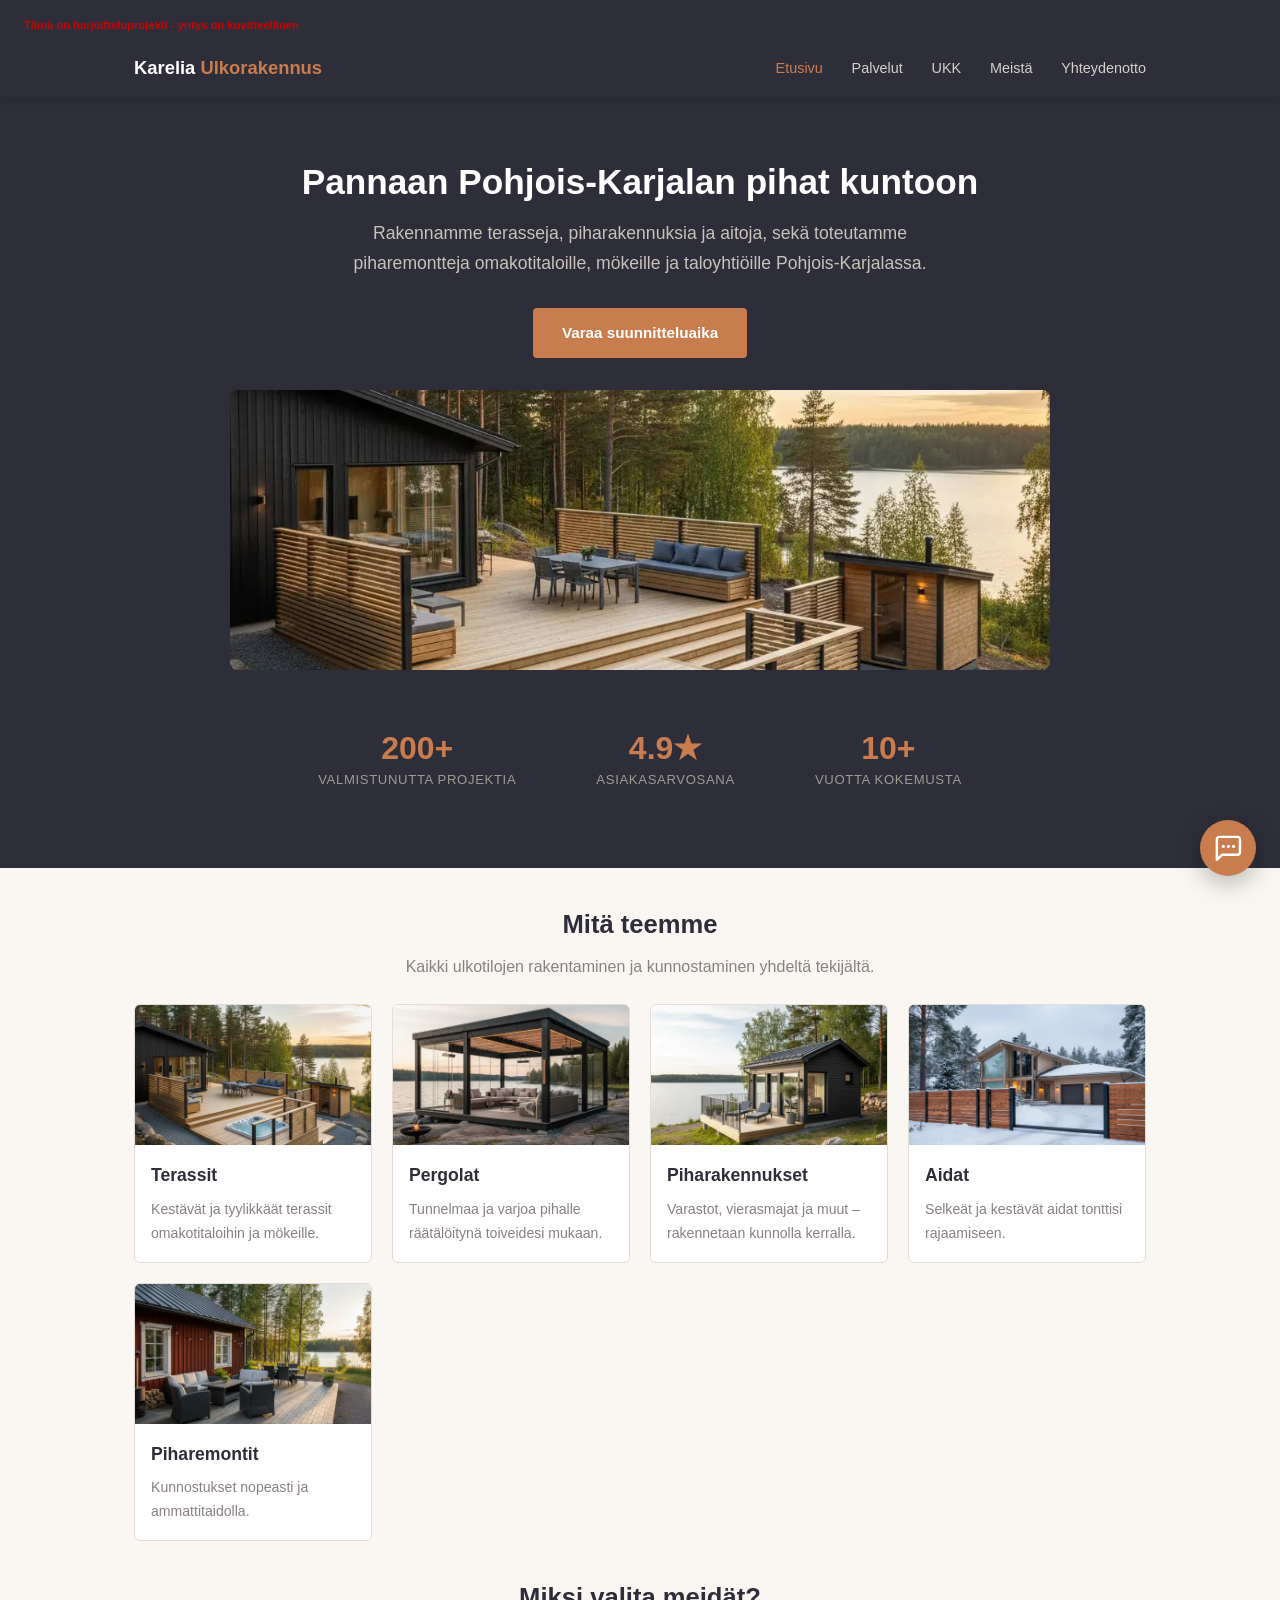
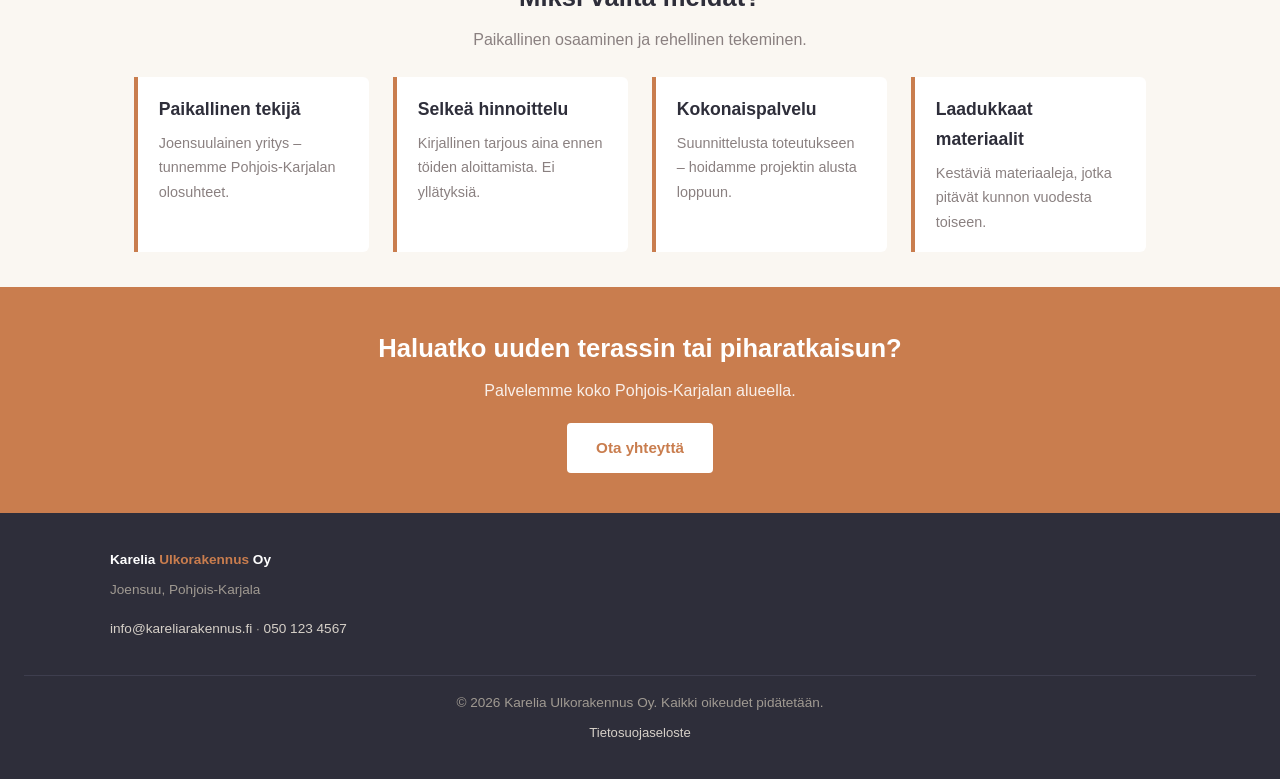
<file: index.html>
<!DOCTYPE html>
<html lang="fi">
<head>
  <meta charset="UTF-8">
  <meta name="viewport" content="width=device-width, initial-scale=1.0">
  <title>Karelia Ulkorakennus Oy – Terassit, pergolat ja piharakennukset Joensuussa</title>
  <meta name="description" content="Karelia Ulkorakennus Oy rakentaa terasseja, pergoloita, piharakennuksia, aitoja ja tekee piharemontteja Joensuussa ja Pohjois-Karjalassa. Ota yhteyttä!">
  <link rel="stylesheet" href="style.css">
  <link rel="icon" type="image/png" sizes="32x32" href="images/favicon/favicon-32x32.png">
  <link rel="icon" type="image/png" sizes="16x16" href="images/favicon/favicon-16x16.png">
  <link rel="apple-touch-icon" href="images/favicon/apple-touch-icon.png">
  <link rel="manifest" href="images/favicon/site.webmanifest">
</head>
<body>

  <header>
    <span style="color: #c00; font-weight: bold; font-size: 0.7rem; padding: 1rem 1.5rem 0; display: inline-block;">Tämä on harjoitteluprojekti - yritys on kuvitteellinen</span>
    <div class="header-inner">
      <a class="logo" href="index.html">Karelia <span>Ulkorakennus</span></a>
      <nav aria-label="Päänavigaatio">
        <ul>
          <li><a href="index.html" class="active">Etusivu</a></li>
          <li class="has-submenu">
            <span class="nav-parent">Palvelut</span>
            <div class="submenu">
              <a href="terassit.html">Terassit</a>
              <a href="pergolat.html">Pergolat</a>
              <a href="piharakennukset.html">Piharakennukset</a>
              <a href="aidat.html">Aidat</a>
              <a href="piharemontit.html">Piharemontit</a>
            </div>
          </li>
          <li><a href="faq.html">UKK</a></li><li><a href="yritys.html">Meistä</a></li>
          <li><a href="yhteydenotto.html">Yhteydenotto</a></li>
        </ul>
      </nav>
      <div class="hamburger" id="hbg" onclick="toggleMenu()">
        <span></span><span></span><span></span>
      </div>
    </div>
    <div class="mobile-nav" id="mobile-nav">
      <a href="index.html" class="active">Etusivu</a>
      <a href="#" class="mobile-nav-parent" onclick="event.preventDefault();document.getElementById('mobile-subnav').classList.toggle('open')">Palvelut</a>
      <div class="mobile-subnav" id="mobile-subnav">
        <a href="terassit.html" class="sub-link">Terassit</a>
        <a href="pergolat.html" class="sub-link">Pergolat</a>
        <a href="piharakennukset.html" class="sub-link">Piharakennukset</a>
        <a href="aidat.html" class="sub-link">Aidat</a>
        <a href="piharemontit.html" class="sub-link">Piharemontit</a>
      </div>
      <a href="faq.html">UKK</a>
      <a href="yritys.html">Meistä</a>
      <a href="yhteydenotto.html">Yhteydenotto</a>
    </div>
  </header>

  <main>

    <section class="hero" style="padding: 4rem 1.5rem;">
      <div class="container">
        <h1>Pannaan Pohjois-Karjalan pihat kuntoon</h1>
        <p>Rakennamme terasseja, piharakennuksia ja aitoja, sekä toteutamme piharemontteja omakotitaloille, mökeille ja taloyhtiöille Pohjois-Karjalassa.</p>
        <a href="ajanvaraus.html" class="btn">Varaa suunnitteluaika</a>
        <div class="hero-img">
          <picture>
            <source media="(max-width: 680px)" srcset="mobile-images/hero.webp">
            <img src="images/hero.webp" alt="Laadukas puuterassi ja oleskelualue omakotitalon pihalla Joensuussa Pohjois-Karjalassa">
          </picture>
        </div>
        <div class="stats-bar">
          <div class="stat-item"><div class="stat-num">200+</div><div class="stat-label">Valmistunutta projektia</div></div>
          <div class="stat-item"><div class="stat-num">4.9★</div><div class="stat-label">Asiakasarvosana</div></div>
          <div class="stat-item"><div class="stat-num">10+</div><div class="stat-label">Vuotta kokemusta</div></div>
        </div>
      </div>
    </section>

    <section>
      <div class="container">
        <h2 class="section-title">Mitä teemme</h2>
        <p class="section-sub">Kaikki ulkotilojen rakentaminen ja kunnostaminen yhdeltä tekijältä.</p>
        <!-- Removed single "Tutustu palveluihin" button; each card image is clickable to its service page -->
        <div class="cards">
          <article class="card">
            <a class="card-img" href="terassit.html">
              <picture>
                <source media="(max-width: 680px)" srcset="mobile-images/terassi.webp">
                <img src="images/terassi.webp" alt="Puinen terassi Enon alueella, näkymä pihan oleskelutilaan ja Pielisjoen rantaan">
              </picture>
            </a>
            <div class="card-body"><h3>Terassit</h3><p>Kestävät ja tyylikkäät terassit omakotitaloihin ja mökeille.</p></div>
          </article>
          <article class="card">
            <a class="card-img" href="pergolat.html">
              <picture>
                <source media="(max-width: 680px)" srcset="mobile-images/pergola.webp">
                <img src="images/pergola.webp" alt="Pergola Jakokosken museokanavan läheisyydessä varjoisa oleskelualue Pielisjoen rannalla">
              </picture>
            </a>
            <div class="card-body"><h3>Pergolat</h3><p>Tunnelmaa ja varjoa pihalle räätälöitynä toiveidesi mukaan.</p></div>
          </article>
          <article class="card">
            <a class="card-img" href="piharakennukset.html">
              <picture>
                <source media="(max-width: 680px)" srcset="mobile-images/vierasmaja.webp">
                <img src="images/vierasmaja.webp" alt="Piharakennus ja vierasmaja Kontiolahdella Höytiäisen järven läheisyydessä">
              </picture>
            </a>
            <div class="card-body"><h3>Piharakennukset</h3><p>Varastot, vierasmajat ja muut – rakennetaan kunnolla kerralla.</p></div>
          </article>
          <article class="card">
            <a class="card-img" href="aidat.html">
              <picture>
                <source media="(max-width: 680px)" srcset="mobile-images/aidat.webp">
                <img src="images/aidat.webp" alt="Rakennettu puuaita Polvijärvellä tontin rajalla">
              </picture>
            </a>
            <div class="card-body"><h3>Aidat</h3><p>Selkeät ja kestävät aidat tonttisi rajaamiseen.</p></div>
          </article>
          <article class="card">
            <a class="card-img" href="piharemontit.html">
              <picture>
                <source media="(max-width: 680px)" srcset="mobile-images/remontti.webp">
                <img src="images/remontti.webp" alt="Mökkiterassin remontti Lieksassa, vanhan terassin purku ja uuden rakentaminen vanhan tilalle">
              </picture>
            </a>
            <div class="card-body"><h3>Piharemontit</h3><p>Kunnostukset nopeasti ja ammattitaidolla.</p></div>
          </article>
        </div>
      </div>
    </section>

    <section style="padding-top: 0;">
      <div class="container">
        <h2 class="section-title">Miksi valita meidät?</h2>
        <p class="section-sub">Paikallinen osaaminen ja rehellinen tekeminen.</p>
        <div class="info-grid">
          <div class="info-block"><h3>Paikallinen tekijä</h3><p>Joensuulainen yritys – tunnemme Pohjois-Karjalan olosuhteet.</p></div>
          <div class="info-block"><h3>Selkeä hinnoittelu</h3><p>Kirjallinen tarjous aina ennen töiden aloittamista. Ei yllätyksiä.</p></div>
          <div class="info-block"><h3>Kokonaispalvelu</h3><p>Suunnittelusta toteutukseen – hoidamme projektin alusta loppuun.</p></div>
          <div class="info-block"><h3>Laadukkaat materiaalit</h3><p>Kestäviä materiaaleja, jotka pitävät kunnon vuodesta toiseen.</p></div>
        </div>
      </div>
    </section>

    <div class="strip">
      <div class="container">
        <h2>Haluatko uuden terassin tai piharatkaisun?</h2>
        <p>Palvelemme koko Pohjois-Karjalan alueella.</p>
        <a href="yhteydenotto.html" class="btn">Ota yhteyttä</a>
      </div>
    </div>

  </main>

  <footer>
    <div class="footer-inner">
      <div>
        <div class="footer-brand">Karelia <span>Ulkorakennus</span> Oy</div>
        <p style="margin-top:.4rem;">Joensuu, Pohjois-Karjala</p>
        <p><a href="mailto:info@kareliarakennus.fi">info@kareliarakennus.fi</a> · <a href="tel:+358501234567">050 123 4567</a></p>
      </div>
    </div>
    <div class="footer-copy">&copy; 2026 Karelia Ulkorakennus Oy. Kaikki oikeudet pidätetään.</div>
    <div class="footer-privacy"><a href="tietosuoja.html">Tietosuojaseloste</a></div>
  </footer>

  <script>
    function toggleMenu() {
      document.getElementById('hbg').classList.toggle('open');
      document.getElementById('mobile-nav').classList.toggle('open');
    }
  </script>

  <script src="chatbot.js"></script>
</body>
</html>
</file>
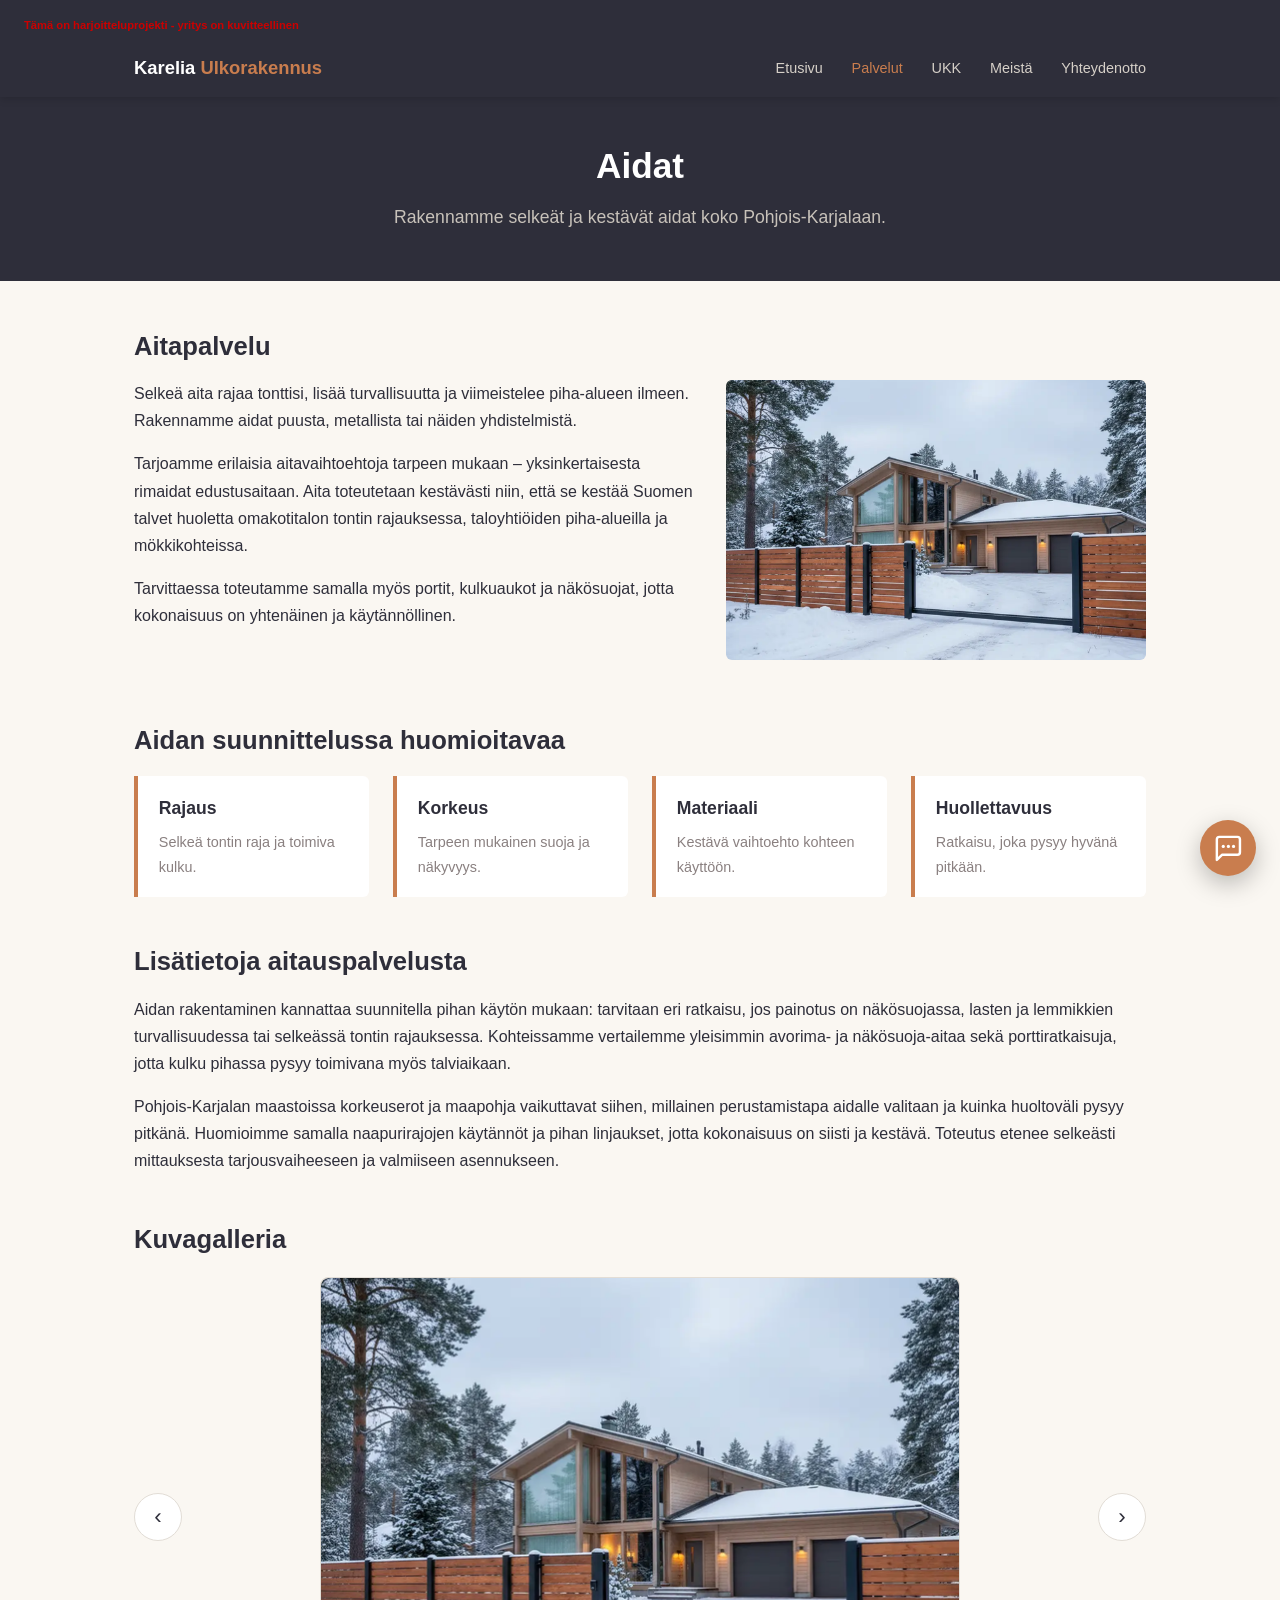
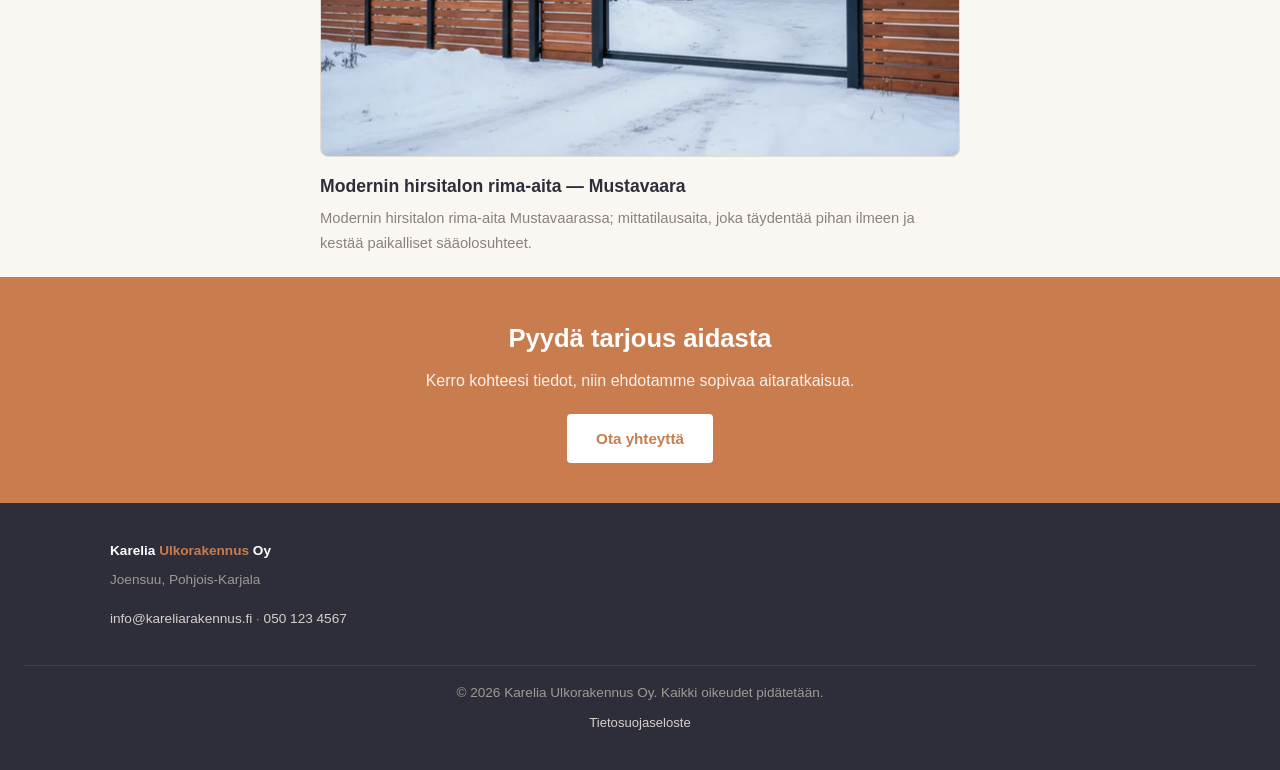
<file: aidat.html>
<!DOCTYPE html>
<html lang="fi">
<head>
  <meta charset="UTF-8">
  <meta name="viewport" content="width=device-width, initial-scale=1.0">
  <title>Aidat – Karelia Ulkorakennus Oy | Joensuu, Pohjois-Karjala</title>
  <meta name="description" content="Aita rakentaminen Joensuu ja koko Pohjois-Karjala. Toteutamme puu- ja yhdistelmäaidat omakotitaloihin, mökeille ja taloyhtiöihin.">
  <meta name="description" content="Rima- ja porttiratkaisut Joensuu, Mustavaara ja koko Pohjois‑Karjala — modernit hirsitalon rima‑aidat, portit, näkösuojat ja rivitalojen aitauskokonaisuudet.">
  <link rel="stylesheet" href="style.css">
  <link rel="icon" type="image/png" sizes="32x32" href="images/favicon/favicon-32x32.png">
  <link rel="icon" type="image/png" sizes="16x16" href="images/favicon/favicon-16x16.png">
  <link rel="apple-touch-icon" href="images/favicon/apple-touch-icon.png">
  <link rel="manifest" href="images/favicon/site.webmanifest">
</head>
<body class="service-page">
  <header><span style="color: #c00; font-weight: bold; font-size: 0.7rem; padding: 1rem 1.5rem 0; display: inline-block;">Tämä on harjoitteluprojekti - yritys on kuvitteellinen</span><div class="header-inner"><a class="logo" href="index.html">Karelia <span>Ulkorakennus</span></a><nav aria-label="Päänavigaatio"><ul><li><a href="index.html">Etusivu</a></li><li class="has-submenu"><span class="nav-parent active">Palvelut</span><div class="submenu"><a href="terassit.html">Terassit</a><a href="pergolat.html">Pergolat</a><a href="piharakennukset.html">Piharakennukset</a><a href="aidat.html" class="active">Aidat</a><a href="piharemontit.html">Piharemontit</a></div></li><li><a href="faq.html">UKK</a></li><li><a href="yritys.html">Meistä</a></li><li><a href="yhteydenotto.html">Yhteydenotto</a></li></ul></nav><div class="hamburger" id="hbg" onclick="toggleMenu()"><span></span><span></span><span></span></div></div><div class="mobile-nav" id="mobile-nav"><a href="index.html">Etusivu</a><a href="#" class="mobile-nav-parent" onclick="event.preventDefault();document.getElementById('mobile-subnav').classList.toggle('open')">Palvelut</a><div class="mobile-subnav" id="mobile-subnav"><a href="terassit.html" class="sub-link">Terassit</a><a href="pergolat.html" class="sub-link">Pergolat</a><a href="piharakennukset.html" class="sub-link">Piharakennukset</a><a href="aidat.html" class="sub-link active">Aidat</a><a href="piharemontit.html" class="sub-link">Piharemontit</a></div><a href="faq.html">UKK</a>
      <a href="yritys.html">Meistä</a><a href="yhteydenotto.html">Yhteydenotto</a></div></header>
  <main>
    <section class="hero" style="padding: 3rem 1.5rem;"><div class="container"><h1>Aidat</h1>
      <p>Rakennamme selkeät ja kestävät aidat koko Pohjois-Karjalaan.</p></div></section>
    <section><div class="container"><div class="service-flow"><h2>Aitapalvelu</h2><div class="card-img service-img-inline" style="height:280px; border-radius:6px;"><img src="images/palvelut/aidat/aita1.webp" srcset="mobile-images/palvelut/aidat/aita1.webp 680w, images/palvelut/aidat/aita1.webp 1200w" sizes="(max-width: 680px) 100vw, 50vw" alt="Puuaita tontin rajalla omakotitalon pihassa Polvijärvellä Pohjois-Karjalassa"></div><p>Selkeä aita rajaa tonttisi, lisää turvallisuutta ja viimeistelee piha-alueen ilmeen. Rakennamme aidat puusta, metallista tai näiden yhdistelmistä.</p><p>Tarjoamme erilaisia aitavaihtoehtoja tarpeen mukaan – yksinkertaisesta rimaidat edustusaitaan. Aita toteutetaan kestävästi niin, että se kestää Suomen talvet huoletta omakotitalon tontin rajauksessa, taloyhtiöiden piha-alueilla ja mökkikohteissa.</p><p>Tarvittaessa toteutamme samalla myös portit, kulkuaukot ja näkösuojat, jotta kokonaisuus on yhtenäinen ja käytännöllinen.</p></div></div></section>
    <section><div class="container"><h2 class="section-title section-title-left">Aidan suunnittelussa huomioitavaa</h2><div class="info-grid"><div class="info-block"><h3>Rajaus</h3><p>Selkeä tontin raja ja toimiva kulku.</p></div><div class="info-block"><h3>Korkeus</h3><p>Tarpeen mukainen suoja ja näkyvyys.</p></div><div class="info-block"><h3>Materiaali</h3><p>Kestävä vaihtoehto kohteen käyttöön.</p></div><div class="info-block"><h3>Huollettavuus</h3><p>Ratkaisu, joka pysyy hyvänä pitkään.</p></div></div></div></section>

<section>
      <div class="container">
        <div class="service-seo">
          <h2>Lisätietoja aitauspalvelusta</h2>
          <p>Aidan rakentaminen kannattaa suunnitella pihan käytön mukaan: tarvitaan eri ratkaisu, jos painotus on näkösuojassa, lasten ja lemmikkien turvallisuudessa tai selkeässä tontin rajauksessa. Kohteissamme vertailemme yleisimmin avorima- ja näkösuoja-aitaa sekä porttiratkaisuja, jotta kulku pihassa pysyy toimivana myös talviaikaan.</p>
          <p>Pohjois-Karjalan maastoissa korkeuserot ja maapohja vaikuttavat siihen, millainen perustamistapa aidalle valitaan ja kuinka huoltoväli pysyy pitkänä. Huomioimme samalla naapurirajojen käytännöt ja pihan linjaukset, jotta kokonaisuus on siisti ja kestävä. Toteutus etenee selkeästi mittauksesta tarjousvaiheeseen ja valmiiseen asennukseen.</p>
      </div>
    </section>

    <section>
      <div class="container">
        <h2>Kuvagalleria</h2>
        <div class="gallery-wrap" data-slider>
          <div class="gallery-slider">
            <button class="gallery-arrow prev" type="button" aria-label="Edellinen kuva">&#8249;</button>
            <div class="gallery-track">
              <figure class="gallery-slide active" data-title="Modernin hirsitalon rima‑aita" data-desc="Modernin hirsitalon rima‑aita Mustavaaran alueella; viimeistelty, mittatilausaita joka täydentää hirsitalon julkisivun ja piha‑alueen.">
                <div class="gallery-image"><img src="images/palvelut/aidat/aita1.webp" srcset="mobile-images/palvelut/aidat/aita1.webp 680w, images/palvelut/aidat/aita1.webp 1200w" sizes="(max-width: 680px) 100vw, 50vw" alt="Modernin hirsitalon rima-aita Mustavaara"></div>
              </figure>

              <figure class="gallery-slide" data-title="Käytännöllinen portti ja kulkuaukko" data-desc="Porttiratkaisu helpottaa kulkua ja parantaa pihan toiminnallisuutta; suunniteltu kestämään Pohjois‑Karjalan olosuhteet.">
                <div class="gallery-image"><img src="images/palvelut/aidat/aita2.webp" srcset="mobile-images/palvelut/aidat/aita2.webp 680w, images/palvelut/aidat/aita2.webp 1200w" sizes="(max-width: 680px) 100vw, 50vw" alt="Porttiratkaisu pihan kulkuaukolla Joensuu"></div>
              </figure>

              <figure class="gallery-slide" data-title="Rima‑aita - klassinen tontin rajaus" data-desc="Rima‑aita on kevyt ja huoliteltu ratkaisu tontin rajaukseen; sopii moderniin ja perinteiseen pihamiljööseen.">
                <div class="gallery-image"><img src="images/palvelut/aidat/aita3.webp" srcset="mobile-images/palvelut/aidat/aita3.webp 680w, images/palvelut/aidat/aita3.webp 1200w" sizes="(max-width: 680px) 100vw, 50vw" alt="Rima-aita tontin rajalla, Joensuu / Pohjois-Karjala"></div>
              </figure>

              <figure class="gallery-slide" data-title="Näkösuoja - yksityisyyttä pihalle" data-desc="Näkösuojaaita tarjoaa yksityisyyttä ja auringonsuojaa; valitaan materiaalit ja korkeus tontin mukaan.">
                <div class="gallery-image"><img src="images/palvelut/aidat/aita4.webp" srcset="mobile-images/palvelut/aidat/aita4.webp 680w, images/palvelut/aidat/aita4.webp 1200w" sizes="(max-width: 680px) 100vw, 50vw" alt="Näkösuoja-aita pihan reunalla, Joensuu"></div>
              </figure>

              <figure class="gallery-slide" data-title="Rivitalokokonaisuuden aitausratkaisu" data-desc="Kokonaisvaltainen rivitalon aitaus Joensuun Karhunmäessä; yhtenäinen ilme sekä kestävät materiaalivalinnat vaativiin käyttökohteisiin.">
                <div class="gallery-image"><img src="images/palvelut/aidat/aita5.webp" srcset="mobile-images/palvelut/aidat/aita5.webp 680w, images/palvelut/aidat/aita5.webp 1200w" sizes="(max-width: 680px) 100vw, 50vw" alt="Rivitalon aitaus kokonaisuus Karhunmäki, Joensuu"></div>
              </figure>
            </div>
            <button class="gallery-arrow next" type="button" aria-label="Seuraava kuva">&#8250;</button>
          </div>
          <div class="gallery-info">
            <h3>Modernin hirsitalon rima‑aita — Mustavaara</h3>
            <p>Modernin hirsitalon rima‑aita Mustavaarassa; mittatilausaita, joka täydentää pihan ilmeen ja kestää paikalliset sääolosuhteet.</p>
          </div>
        </div>
      </div>
    </section>
    <div class="strip"><div class="container"><h2>Pyydä tarjous aidasta</h2><p>Kerro kohteesi tiedot, niin ehdotamme sopivaa aitaratkaisua.</p><a href="yhteydenotto.html?aihe=aita" class="btn">Ota yhteyttä</a></div></div>
  </main>
  <footer><div class="footer-inner"><div><div class="footer-brand">Karelia <span>Ulkorakennus</span> Oy</div><p style="margin-top:.4rem;">Joensuu, Pohjois-Karjala</p><p><a href="mailto:info@kareliarakennus.fi">info@kareliarakennus.fi</a> · <a href="tel:+358501234567">050 123 4567</a></p></div></div><div class="footer-copy">&copy; 2026 Karelia Ulkorakennus Oy. Kaikki oikeudet pidätetään.</div><div class="footer-privacy"><a href="tietosuoja.html">Tietosuojaseloste</a></div></footer>
  <script>function toggleMenu(){document.getElementById('hbg').classList.toggle('open');document.getElementById('mobile-nav').classList.toggle('open');}function initGallerySliders(){document.querySelectorAll('[data-slider]').forEach(function(sliderRoot){const slides=sliderRoot.querySelectorAll('.gallery-slide');const prev=sliderRoot.querySelector('.gallery-arrow.prev');const next=sliderRoot.querySelector('.gallery-arrow.next');const track=sliderRoot.querySelector('.gallery-track');const infoTitle=sliderRoot.querySelector('.gallery-info h3');const infoText=sliderRoot.querySelector('.gallery-info p');if(!slides.length||!prev||!next||!track||!infoTitle||!infoText)return;let current=0;let startX=0;let isDown=false;const threshold=50;const render=function(){slides.forEach(function(slide,idx){slide.classList.toggle('active',idx===current);});infoTitle.textContent=slides[current].dataset.title||'';infoText.textContent=slides[current].dataset.desc||'';};const prevSlide=function(){current=(current-1+slides.length)%slides.length;render();};const nextSlide=function(){current=(current+1)%slides.length;render();};prev.addEventListener('click',prevSlide);next.addEventListener('click',nextSlide);track.addEventListener('dragstart',function(e){e.preventDefault();});track.addEventListener('mousedown',function(e){isDown=true;startX=e.clientX;track.classList.add('dragging');});window.addEventListener('mouseup',function(e){if(!isDown)return;const delta=e.clientX-startX;isDown=false;track.classList.remove('dragging');if(Math.abs(delta)>=threshold){if(delta>0)prevSlide();else nextSlide();}});track.addEventListener('mouseleave',function(){if(!isDown)return;isDown=false;track.classList.remove('dragging');});track.addEventListener('touchstart',function(e){startX=e.touches[0].clientX;},{passive:true});track.addEventListener('touchend',function(e){const delta=e.changedTouches[0].clientX-startX;if(Math.abs(delta)>=threshold){if(delta>0)prevSlide();else nextSlide();}});});}document.addEventListener('DOMContentLoaded',initGallerySliders);</script>
  <script src="chatbot.js"></script>
</body>
</html>
</file>
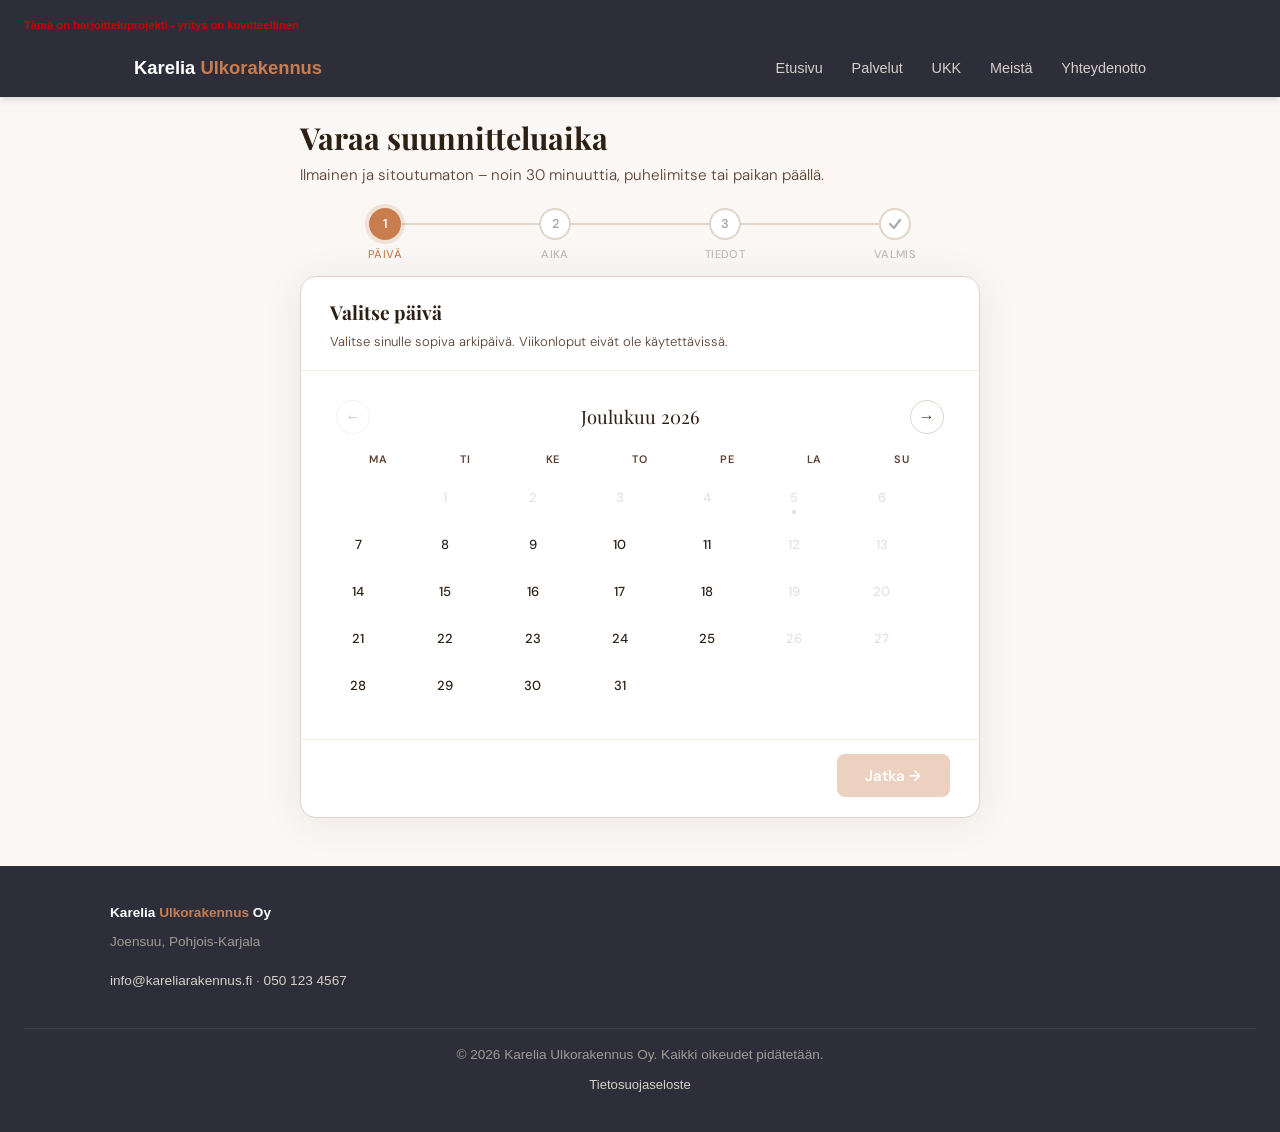
<file: ajanvaraus.html>
<!DOCTYPE html>
<html lang="fi">
<head>
  <meta charset="UTF-8">
  <meta name="viewport" content="width=device-width, initial-scale=1.0">
  <title>Varaa suunnitteluaika – Karelia Ulkorakennus Oy</title>
  <meta name="description" content="Varaa ilmainen suunnitteluaika Karelia Ulkorakennus Oy:ltä.">
  <link rel="stylesheet" href="style.css">
  <link href="https://fonts.googleapis.com/css2?family=Playfair+Display:wght@600;700&family=DM+Sans:wght@300;400;500;600&display=swap" rel="stylesheet">
</head>
<body>

  <header>
    <span style="color: #c00; font-weight: bold; font-size: 0.7rem; padding: 1rem 1.5rem 0; display: inline-block;">Tämä on harjoitteluprojekti - yritys on kuvitteellinen</span>
    <div class="header-inner">
      <a class="logo" href="index.html">Karelia <span>Ulkorakennus</span></a>
      <nav aria-label="Päänavigaatio">
        <ul>
          <li><a href="index.html">Etusivu</a></li>
          <li class="has-submenu">
            <span class="nav-parent">Palvelut</span>
            <div class="submenu">
              <a href="terassit.html">Terassit</a>
              <a href="pergolat.html">Pergolat</a>
              <a href="piharakennukset.html">Piharakennukset</a>
              <a href="aidat.html">Aidat</a>
              <a href="piharemontit.html">Piharemontit</a>
            </div>
          </li>
          <li><a href="faq.html">UKK</a></li>
          <li><a href="yritys.html">Meistä</a></li>
          <li><a href="yhteydenotto.html">Yhteydenotto</a></li>
        </ul>
      </nav>
      <div class="hamburger" id="hbg" onclick="toggleMenu()">
        <span></span><span></span><span></span>
      </div>
    </div>
    <div class="mobile-nav" id="mobile-nav">
      <a href="index.html">Etusivu</a>
      <a href="#" class="mobile-nav-parent" onclick="event.preventDefault();document.getElementById('mobile-subnav').classList.toggle('open')">Palvelut</a>
      <div class="mobile-subnav" id="mobile-subnav">
        <a href="terassit.html" class="sub-link">Terassit</a>
        <a href="pergolat.html" class="sub-link">Pergolat</a>
        <a href="piharakennukset.html" class="sub-link">Piharakennukset</a>
        <a href="aidat.html" class="sub-link">Aidat</a>
        <a href="piharemontit.html" class="sub-link">Piharemontit</a>
      </div>
      <a href="faq.html">UKK</a>
      <a href="yritys.html">Meistä</a>
      <a href="yhteydenotto.html">Yhteydenotto</a>
    </div>
  </header>

  <main>
    <section class="booking-section">
      <div class="booking-shell">

        <h1 class="booking-title">Varaa suunnitteluaika</h1>
        <p class="booking-subtitle">Ilmainen ja sitoutumaton – noin 30 minuuttia, puhelimitse tai paikan päällä.</p>

        <!-- Progress indicator -->
        <div class="progress-track">
          <div class="progress-step active" data-step="1">
            <div class="step-circle">1</div>
            <div class="step-label">Päivä</div>
          </div>
          <div class="progress-step" data-step="2">
            <div class="step-circle">2</div>
            <div class="step-label">Aika</div>
          </div>
          <div class="progress-step" data-step="3">
            <div class="step-circle">3</div>
            <div class="step-label">Tiedot</div>
          </div>
          <div class="progress-step" data-step="4">
            <div class="step-circle">
              <svg width="14" height="14" viewBox="0 0 14 14" fill="none" stroke="currentColor"
                   stroke-width="2.2" stroke-linecap="round" stroke-linejoin="round">
                <polyline points="2,7 6,11 12,3"/>
              </svg>
            </div>
            <div class="step-label">Valmis</div>
          </div>
        </div>

        <div class="wizard-card">

          <!-- ═══ STEP 1: Calendar ═══ -->
          <div class="step-panel active" id="step1">
            <div class="panel-header">
              <h2>Valitse päivä</h2>
              <p>Valitse sinulle sopiva arkipäivä. Viikonloput eivät ole käytettävissä.</p>
            </div>
            <div class="panel-body">
              <div class="cal-nav">
                <button class="cal-arrow" id="calPrev" onclick="changeMonth(-1)" aria-label="Edellinen kuukausi">&#8592;</button>
                <div class="cal-month" id="calMonth"></div>
                <button class="cal-arrow" onclick="changeMonth(1)" aria-label="Seuraava kuukausi">&#8594;</button>
              </div>
              <div class="cal-grid" id="calGrid"></div>
            </div>
            <div class="panel-footer">
              <span></span>
              <button class="btn-next" id="btnStep1" onclick="goTo(2)" disabled>Jatka &#8594;</button>
            </div>
          </div>

          <!-- ═══ STEP 2: Time slots ═══ -->
          <div class="step-panel" id="step2">
            <div class="panel-header">
              <h2>Valitse aika</h2>
              <p>Tapaaminen kestää noin 30 minuuttia. Punaisella merkityt ajat ovat jo varattuja.</p>
            </div>
            <div class="panel-body">
              <div class="chosen-date-banner">
                <span>📅</span>
                <span>Valittu päivä: <strong id="chosenDateText">–</strong></span>
              </div>
              <div id="slotsArea">
                <div class="slots-loading">
                  <span class="dot-spin"></span> Ladataan vapaita aikoja...
                </div>
              </div>
              <div class="slots-legend" id="slotsLegend" style="display:none">
                <span><span class="legend-dot" style="background:var(--clay)"></span>Vapaa</span>
                <span><span class="legend-dot" style="background:var(--bk-red-bg);border:1.5px solid var(--bk-red-bdr)"></span>Varattu</span>
                <span><span class="legend-dot" style="background:var(--clay);outline:2px solid var(--bark);outline-offset:2px"></span>Valittu</span>
              </div>
            </div>
            <div class="panel-footer">
              <button class="btn-prev" onclick="goTo(1, true)">&#8592; Takaisin</button>
              <button class="btn-next" id="btnStep2" onclick="goTo(3)" disabled>Jatka &#8594;</button>
            </div>
          </div>

          <!-- ═══ STEP 3: Contact details ═══ -->
          <div class="step-panel" id="step3">
            <div class="panel-header">
              <h2>Yhteystietosi</h2>
              <p>Saat välittömästi sähköpostivahvistuksen vahvistetusta ajasta.</p>
            </div>
            <div class="panel-body">

              <div class="booking-summary-pill">
                📅 <span id="pillText">–</span>
              </div>

              <div class="error-flash" id="errorFlash">
                ⚠ Tarkista punaisella merkityt kentät.
              </div>

              <form id="varausForm" action="varaus.php" method="POST" novalidate>
                <input type="hidden" name="toivottu_pvm"  id="hiddenPvm">
                <input type="hidden" name="toivottu_aika" id="hiddenAika">
                <!-- Honeypot -->
                <div style="display:none" aria-hidden="true">
                  <input type="text" name="website" tabindex="-1" autocomplete="off">
                </div>

                <div class="fgroup">
                  <label for="etunimi">Nimi <span class="req">*</span></label>
                  <input type="text" id="etunimi" name="etunimi"
                         placeholder="Etunimi Sukunimi" maxlength="80" required autocomplete="name">
                </div>

                <div class="fgroup">
                  <label for="puhelin">Puhelinnumero</label>
                  <input type="tel" id="puhelin" name="puhelin"
                         placeholder="050 000 0000" maxlength="30" autocomplete="tel">
                </div>

                <div class="fgroup">
                  <label for="email">Sähköposti <span class="req">*</span></label>
                  <input type="email" id="email" name="email"
                         placeholder="nimi@esimerkki.fi" maxlength="120" required autocomplete="email">
                </div>
              </form>

            </div>
            <div class="panel-footer">
              <button class="btn-prev" onclick="goTo(2, true)">&#8592; Takaisin</button>
              <div style="display:flex;flex-direction:column;align-items:flex-end;gap:.3rem">
                <button class="btn-submit-final" id="btnSubmit" onclick="submitForm()">
                  <span id="btnSubmitText">Lähetä varaus</span>
                  <div class="bk-spinner" id="submitSpinner"></div>
                  <span id="btnArrow">&#8594;</span>
                </button>
                <p class="form-notice">Käsittelemme tietosi tietosuojaselosteemme mukaisesti.</p>
              </div>
            </div>
          </div>

          <!-- ═══ STEP 4: Success ═══ -->
          <div class="step-panel" id="step4">
            <div class="success-screen">
              <div class="success-icon">
                <svg viewBox="0 0 24 24"><polyline points="4,12 9,17 20,6"/></svg>
              </div>
              <h2>Aika vahvistettu!</h2>
              <p>
                Suunnitteluaikasi on vahvistettu. Vahvistus on lähetetty sähköpostiisi –
                tarkista myös roskapostikansio.
              </p>
              <div class="success-summary">
                <div class="ss-row"><span>Päivä</span><strong id="ss-pvm">–</strong></div>
                <div class="ss-row"><span>Aika</span><strong id="ss-aika">–</strong></div>
                <div class="ss-row"><span>Kesto</span><strong>~30 min</strong></div>
              </div>
              <a href="index.html" class="btn-back-home">← Takaisin etusivulle</a>
            </div>
          </div>

        </div><!-- /wizard-card -->
      </div>
    </section>
  </main>

  <footer>
    <div class="footer-inner">
      <div>
        <div class="footer-brand">Karelia <span>Ulkorakennus</span> Oy</div>
        <p style="margin-top:.4rem;">Joensuu, Pohjois-Karjala</p>
        <p><a href="mailto:info@kareliarakennus.fi">info@kareliarakennus.fi</a> · <a href="tel:+358501234567">050 123 4567</a></p>
      </div>
    </div>
    <div class="footer-copy">&copy; 2026 Karelia Ulkorakennus Oy. Kaikki oikeudet pidätetään.</div>
    <div class="footer-privacy"><a href="tietosuoja.html">Tietosuojaseloste</a></div>
  </footer>

  <script>
    /* ════════════════════════════════
       STATE
    ════════════════════════════════ */
    const state = {
      currentStep:  1,
      selectedDate: null,
      selectedTime: null,
      bookedSlots:  [],
    };

    const TIME_SLOTS = [
      '09:00–09:30','10:00–10:30','11:00–11:30','12:00–12:30',
      '13:00–13:30','14:00–14:30','15:00–15:30','16:00–16:30',
    ];

    const FI_MONTHS   = ['Tammikuu','Helmikuu','Maaliskuu','Huhtikuu','Toukokuu','Kesäkuu',
                         'Heinäkuu','Elokuu','Syyskuu','Lokakuu','Marraskuu','Joulukuu'];
    const FI_WEEKDAYS = ['Ma','Ti','Ke','To','Pe','La','Su'];

    /* ════════════════════════════════
       CALENDAR
    ════════════════════════════════ */
    let calViewYear, calViewMonth;

    function initCalendar() {
      const now = new Date();
      calViewYear  = now.getFullYear();
      calViewMonth = now.getMonth();
      renderCalendar();
    }

    function changeMonth(dir) {
      calViewMonth += dir;
      if (calViewMonth > 11) { calViewMonth = 0;  calViewYear++; }
      if (calViewMonth < 0)  { calViewMonth = 11; calViewYear--; }
      renderCalendar();
    }

    function renderCalendar() {
      const today = new Date(); today.setHours(0,0,0,0);
      document.getElementById('calMonth').textContent = FI_MONTHS[calViewMonth] + ' ' + calViewYear;

      const isCurrentMonth = calViewYear === today.getFullYear() && calViewMonth === today.getMonth();
      document.getElementById('calPrev').disabled = isCurrentMonth;

      const grid = document.getElementById('calGrid');
      grid.innerHTML = '';

      FI_WEEKDAYS.forEach(d => {
        const el = document.createElement('div');
        el.className = 'cal-weekday';
        el.textContent = d;
        grid.appendChild(el);
      });

      const firstDow = new Date(calViewYear, calViewMonth, 1).getDay();
      const offset   = firstDow === 0 ? 6 : firstDow - 1;
      for (let i = 0; i < offset; i++) {
        const el = document.createElement('div');
        el.className = 'cal-day empty';
        grid.appendChild(el);
      }

      const daysInMonth = new Date(calViewYear, calViewMonth + 1, 0).getDate();
      for (let d = 1; d <= daysInMonth; d++) {
        const date = new Date(calViewYear, calViewMonth, d);
        const dow  = date.getDay();
        const isPast     = date < today;
        const isWeekend  = dow === 0 || dow === 6;
        const isToday    = date.getTime() === today.getTime();
        const isSelected = state.selectedDate && state.selectedDate.getTime() === date.getTime();

        const el = document.createElement('button');
        el.type = 'button';
        el.textContent = d;

        let cls = 'cal-day';
        if (isToday)    cls += ' today';
        if (isSelected) cls += ' selected';
        if (isPast || isWeekend) {
          cls += isPast ? ' disabled' : ' weekend';
          el.disabled = true;
        } else {
          el.addEventListener('click', () => selectDay(date));
        }
        el.className = cls;
        grid.appendChild(el);
      }
    }

    function selectDay(date) {
      state.selectedDate = date;
      state.selectedTime = null;
      renderCalendar();
      document.getElementById('btnStep1').disabled = false;
    }

    /* ════════════════════════════════
       TIME SLOTS
    ════════════════════════════════ */
    function loadSlots(dateISO) {
      const area   = document.getElementById('slotsArea');
      const legend = document.getElementById('slotsLegend');

      area.innerHTML = '<div class="slots-loading"><span class="dot-spin"></span> Ladataan vapaita aikoja...</div>';
      legend.style.display = 'none';
      document.getElementById('btnStep2').disabled = true;
      state.selectedTime = null;
      state.bookedSlots  = [];

      fetch('slots.php?date=' + dateISO)
        .then(r => r.json())
        .then(data => {
          state.bookedSlots = data.booked || [];
          renderTimeSlots();
          legend.style.display = 'flex';
        })
        .catch(() => {
          state.bookedSlots = [];
          renderTimeSlots();
          legend.style.display = 'flex';
        });
    }

    function renderTimeSlots() {
      const area = document.getElementById('slotsArea');
      const grid = document.createElement('div');
      grid.className = 'time-grid';

      TIME_SLOTS.forEach(slot => {
        const isBooked   = state.bookedSlots.includes(slot);
        const isSelected = state.selectedTime === slot;
        const startTime  = slot.split('–')[0];

        const el = document.createElement('div');
        el.className = 'time-slot' + (isBooked ? ' booked' : '') + (isSelected ? ' selected' : '');

        if (isBooked) {
          el.innerHTML = `<span class="ts-time">${startTime}</span><span class="ts-label">Varattu</span>`;
          el.title = 'Tämä aika on jo varattu';
        } else {
          el.innerHTML = `<span class="ts-time">${startTime}</span><span class="ts-dur">30 min</span>`;
          el.addEventListener('click', () => selectTime(slot));
        }
        grid.appendChild(el);
      });

      area.innerHTML = '';
      area.appendChild(grid);
    }

    function selectTime(slot) {
      state.selectedTime = slot;
      renderTimeSlots();
      document.getElementById('btnStep2').disabled = false;
    }

    /* ════════════════════════════════
       STEP NAVIGATION
    ════════════════════════════════ */
    function goTo(step, goingBack = false) {
      const current = document.getElementById('step' + state.currentStep);
      const next    = document.getElementById('step' + step);
      if (!current || !next) return;

      updateProgress(step);
      current.classList.remove('active');
      next.classList.toggle('going-back', goingBack);
      next.classList.add('active');
      state.currentStep = step;

      if (step === 2) {
        document.getElementById('chosenDateText').textContent = formatDateFi(state.selectedDate);
        loadSlots(formatDateISO(state.selectedDate));
      }

      if (step === 3) {
        document.getElementById('pillText').textContent =
          formatDateFi(state.selectedDate) + '  ·  ' + state.selectedTime;
        document.getElementById('hiddenPvm').value  = formatDateISO(state.selectedDate);
        document.getElementById('hiddenAika').value = state.selectedTime;
      }

      document.querySelector('.wizard-card').scrollIntoView({ behavior: 'smooth', block: 'start' });
    }

    function updateProgress(activeStep) {
      document.querySelectorAll('.progress-step').forEach(el => {
        const s = parseInt(el.dataset.step);
        el.classList.toggle('active', s === activeStep);
        el.classList.toggle('done',   s < activeStep);
      });
    }

    /* ════════════════════════════════
       FORM SUBMIT
    ════════════════════════════════ */
    function submitForm() {
      // Split "Etunimi Sukunimi" into two hidden fields for PHP
      const nameVal   = document.getElementById('etunimi').value.trim();
      const nameParts = nameVal.split(/\s+/);

      let sukunimiInput = document.getElementById('sukunimi');
      if (!sukunimiInput) {
        sukunimiInput = document.createElement('input');
        sukunimiInput.type = 'hidden';
        sukunimiInput.name = 'sukunimi';
        sukunimiInput.id   = 'sukunimi';
        document.getElementById('varausForm').appendChild(sukunimiInput);
      }

      document.getElementById('etunimi').value = nameParts[0] || nameVal;
      sukunimiInput.value = nameParts.slice(1).join(' ') || nameParts[0] || nameVal;

      // Validate
      let valid = true;
      document.querySelectorAll('.fgroup input').forEach(el => el.classList.remove('invalid'));
      document.getElementById('errorFlash').style.display = 'none';

      ['etunimi','email'].forEach(id => {
        const el = document.getElementById(id);
        if (!el || !el.value.trim()) { el && el.classList.add('invalid'); valid = false; }
      });

      const emailEl = document.getElementById('email');
      if (emailEl.value && !/^[^\s@]+@[^\s@]+\.[^\s@]+$/.test(emailEl.value)) {
        emailEl.classList.add('invalid'); valid = false;
      }

      if (!valid) {
        document.getElementById('errorFlash').style.display = 'block';
        return;
      }

      // Show spinner
      const btn = document.getElementById('btnSubmit');
      btn.disabled = true;
      document.getElementById('btnSubmitText').textContent = 'Lähetetään...';
      document.getElementById('submitSpinner').style.display = 'block';
      document.getElementById('btnArrow').style.display = 'none';

      fetch('varaus.php', { method: 'POST', body: new FormData(document.getElementById('varausForm')) })
        .then(res => {
          if ((res.url || '').includes('status=error') || (res.url || '').includes('status=invalid')) {
            throw new Error('server_error');
          }
        })
        .then(() => {
          document.getElementById('ss-pvm').textContent  = formatDateFi(state.selectedDate);
          document.getElementById('ss-aika').textContent = state.selectedTime;
          goTo(4);
        })
        .catch(() => {
          btn.disabled = false;
          document.getElementById('btnSubmitText').textContent = 'Lähetä varaus';
          document.getElementById('submitSpinner').style.display = 'none';
          document.getElementById('btnArrow').style.display = 'inline';
          const flash = document.getElementById('errorFlash');
          flash.textContent = '⚠ Varauksessa tapahtui virhe. Yritä uudelleen tai ota yhteyttä sähköpostitse.';
          flash.style.display = 'block';
        });
    }

    /* ════════════════════════════════
       HELPERS
    ════════════════════════════════ */
    function formatDateFi(date) {
      if (!date) return '–';
      const days = ['sunnuntai','maanantai','tiistai','keskiviikko','torstai','perjantai','lauantai'];
      return days[date.getDay()] + ' ' + date.getDate() + '.' + (date.getMonth()+1) + '.' + date.getFullYear();
    }

    function formatDateISO(date) {
      if (!date) return '';
      return date.getFullYear() + '-' +
             String(date.getMonth()+1).padStart(2,'0') + '-' +
             String(date.getDate()).padStart(2,'0');
    }

    function toggleMenu() {
      document.getElementById('hbg').classList.toggle('open');
      document.getElementById('mobile-nav').classList.toggle('open');
    }

    document.addEventListener('DOMContentLoaded', initCalendar);
  </script>

</body>
</html>
</file>
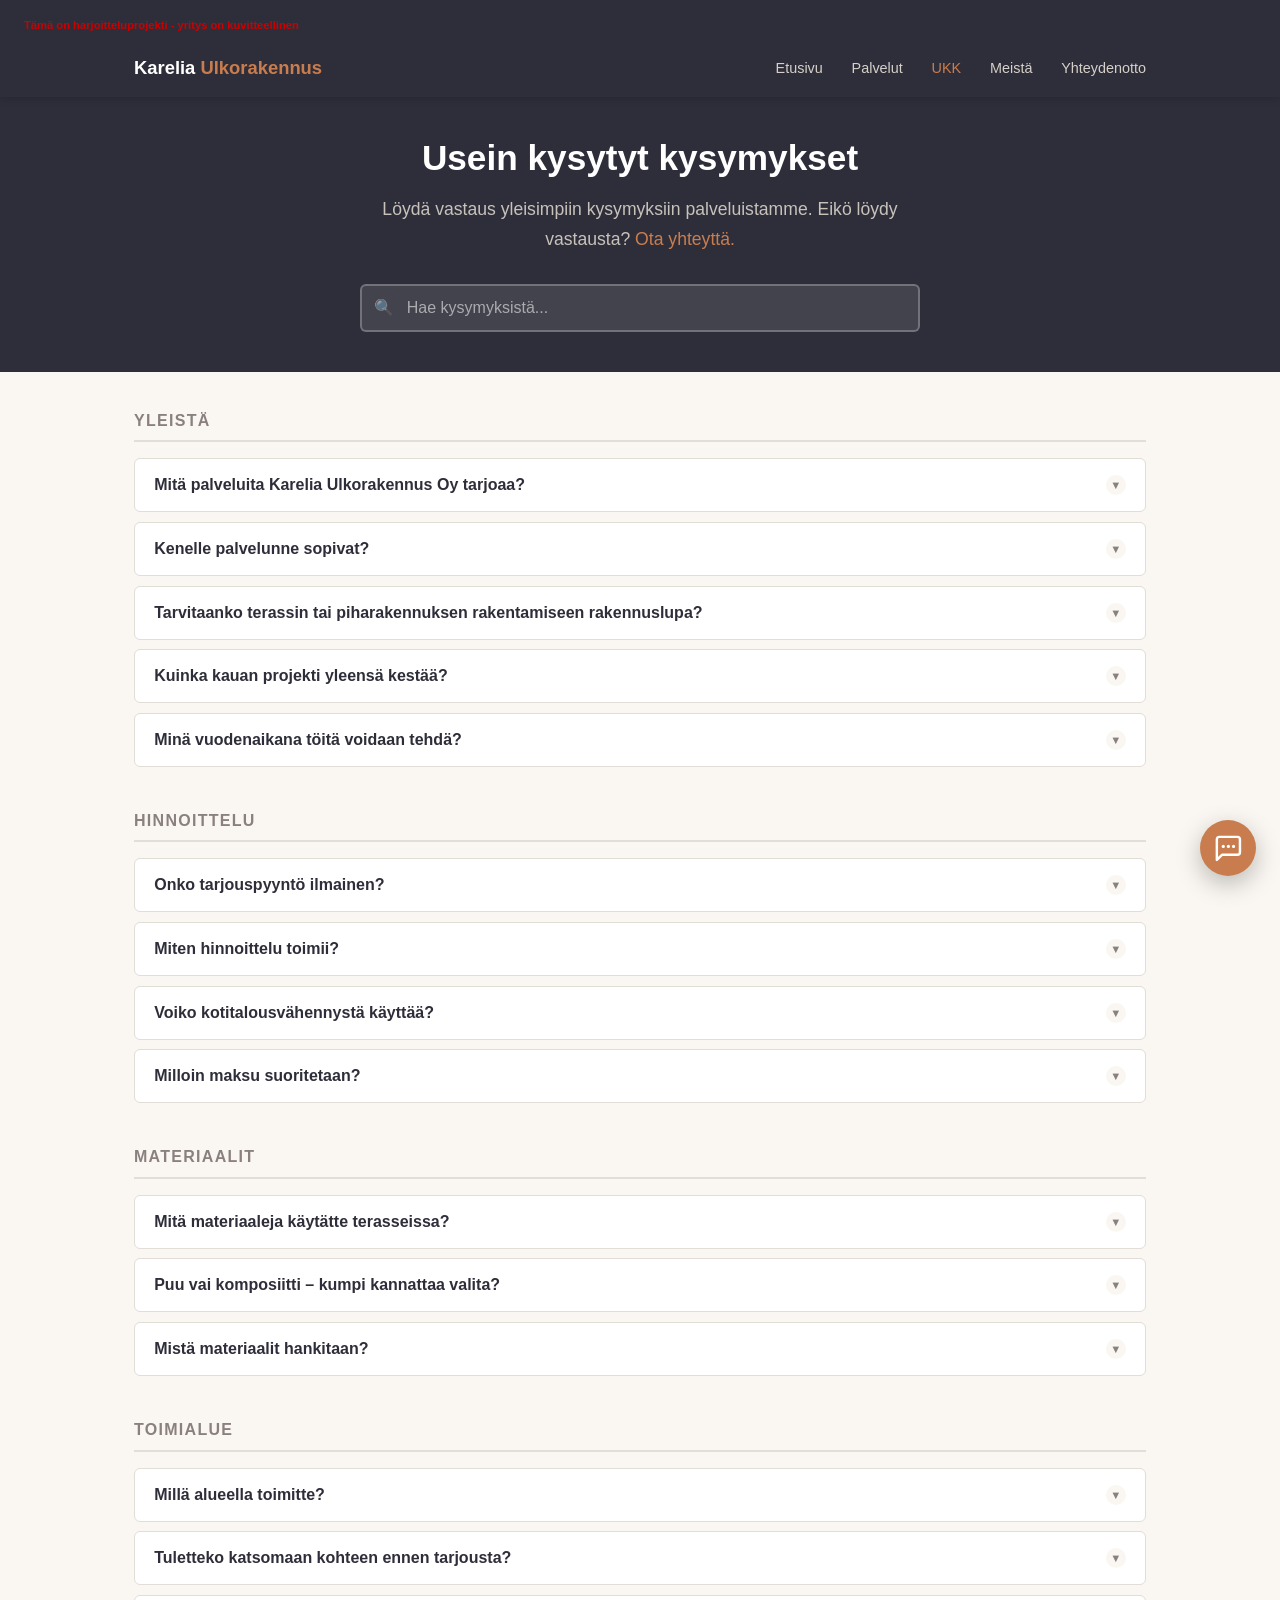
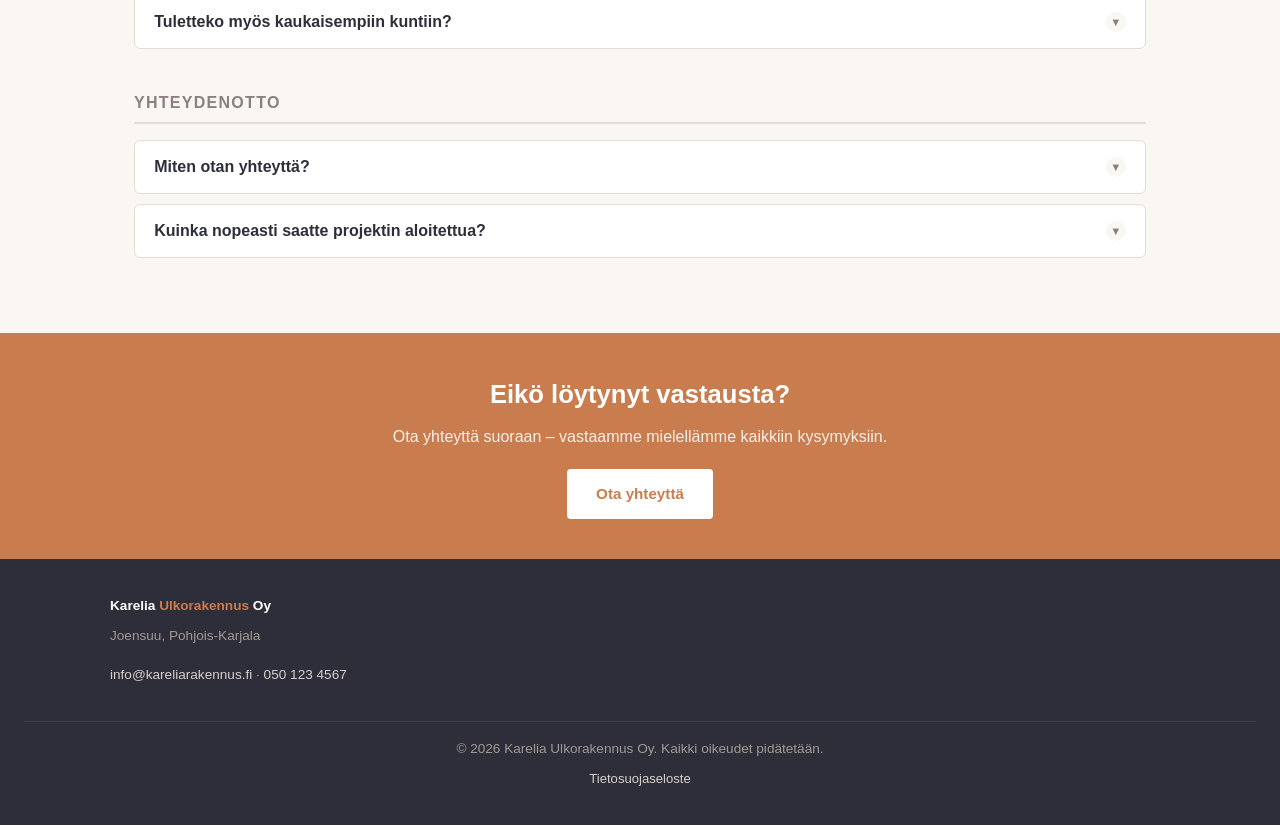
<file: faq.html>
<!DOCTYPE html>
<html lang="fi">
<head>
  <meta charset="UTF-8">
  <meta name="viewport" content="width=device-width, initial-scale=1.0">
  <title>Usein kysytyt kysymykset – Karelia Ulkorakennus Oy</title>
  <meta name="description" content="Usein kysytyt kysymykset Karelia Ulkorakennus Oy:n palveluista – terassit, pergolat, piharakennukset, aidat ja piharemontit Joensuussa ja Pohjois-Karjalassa.">
  <link rel="stylesheet" href="style.css">
  <style>
    .ukk-hero { padding: 2.5rem 1.5rem; }

    .search-wrap {
      max-width: 560px;
      margin: 1.5rem auto 0;
      position: relative;
    }
    .search-wrap input {
      width: 100%;
      padding: .8rem 1rem .8rem 2.8rem;
      border: 2px solid rgba(255,255,255,.25);
      border-radius: 6px;
      background: rgba(255,255,255,.1);
      color: #fff;
      font-size: 1rem;
      font-family: inherit;
    }
    .search-wrap input::placeholder { color: rgba(255,255,255,.55); }
    .search-wrap input:focus { outline: none; border-color: var(--accent); background: rgba(255,255,255,.15); }
    .search-icon {
      position: absolute; left: .9rem; top: 50%;
      transform: translateY(-50%);
      color: rgba(255,255,255,.55);
      font-size: 1rem; pointer-events: none;
    }

    .ukk-section { margin-bottom: 2.5rem; }
    .ukk-section h2 {
      font-size: 1rem;
      text-transform: uppercase;
      letter-spacing: .08em;
      color: var(--support);
      margin-bottom: 1rem;
      padding-bottom: .4rem;
      border-bottom: 2px solid var(--border);
    }

    .faq-item {
      background: var(--white);
      border: 1px solid var(--border);
      border-radius: 6px;
      margin-bottom: .6rem;
      overflow: hidden;
      transition: box-shadow .2s;
    }
    .faq-item:hover { box-shadow: 0 2px 10px rgba(0,0,0,.07); }

    .faq-q {
      width: 100%;
      text-align: left;
      background: none;
      border: none;
      padding: 1rem 1.2rem;
      font-family: inherit;
      font-size: 1rem;
      font-weight: 600;
      color: var(--primary);
      cursor: pointer;
      display: flex;
      justify-content: space-between;
      align-items: center;
      gap: 1rem;
    }
    .faq-q:hover { color: var(--accent); }
    .faq-arrow {
      flex-shrink: 0;
      width: 20px; height: 20px;
      border-radius: 50%;
      background: var(--bg);
      display: flex; align-items: center; justify-content: center;
      font-size: .7rem;
      color: var(--support);
      transition: transform .25s, background .2s;
    }
    .faq-item.open .faq-arrow { transform: rotate(180deg); background: var(--accent); color: #fff; }

    .faq-a {
      max-height: 0;
      overflow: hidden;
      transition: max-height .3s ease, padding .3s ease;
      padding: 0 1.2rem;
      color: var(--support);
      font-size: .95rem;
      line-height: 1.7;
    }
    .faq-item.open .faq-a { max-height: 400px; padding: 0 1.2rem 1.1rem; }

    .no-results {
      text-align: center;
      color: var(--support);
      padding: 2rem;
      display: none;
    }

    .faq-item.hidden { display: none; }
    .ukk-section.hidden { display: none; }
  </style>
</head>
<body>

  <header>
    <span style="color: #c00; font-weight: bold; font-size: 0.7rem; padding: 1rem 1.5rem 0; display: inline-block;">Tämä on harjoitteluprojekti - yritys on kuvitteellinen</span>
    <div class="header-inner">
      <a class="logo" href="index.html">Karelia <span>Ulkorakennus</span></a>
      <nav aria-label="Päänavigaatio">
        <ul>
          <li><a href="index.html">Etusivu</a></li>
          <li class="has-submenu">
            <span class="nav-parent">Palvelut</span>
            <div class="submenu">
              <a href="terassit.html">Terassit</a>
              <a href="pergolat.html">Pergolat</a>
              <a href="piharakennukset.html">Piharakennukset</a>
              <a href="aidat.html">Aidat</a>
              <a href="piharemontit.html">Piharemontit</a>
            </div>
          </li>
          <li><a href="faq.html" class="active">UKK</a></li>
          <li><a href="yritys.html">Meistä</a></li>
          <li><a href="yhteydenotto.html">Yhteydenotto</a></li>
        </ul>
      </nav>
      <div class="hamburger" id="hbg" onclick="toggleMenu()">
        <span></span><span></span><span></span>
      </div>
    </div>
    <div class="mobile-nav" id="mobile-nav">
      <a href="index.html">Etusivu</a>
      <a href="#" class="mobile-nav-parent" onclick="event.preventDefault();document.getElementById('mobile-subnav').classList.toggle('open')">Palvelut</a>
      <div class="mobile-subnav" id="mobile-subnav">
        <a href="terassit.html" class="sub-link">Terassit</a>
        <a href="pergolat.html" class="sub-link">Pergolat</a>
        <a href="piharakennukset.html" class="sub-link">Piharakennukset</a>
        <a href="aidat.html" class="sub-link">Aidat</a>
        <a href="piharemontit.html" class="sub-link">Piharemontit</a>
      </div>
      <a href="faq.html" class="active">UKK</a>
      <a href="yritys.html">Meistä</a>
      <a href="yhteydenotto.html">Yhteydenotto</a>
    </div>
  </header>

  <main>

    <section class="hero ukk-hero">
      <div class="container">
        <h1>Usein kysytyt kysymykset</h1>
        <p>Löydä vastaus yleisimpiin kysymyksiin palveluistamme. Eikö löydy vastausta? <a href="yhteydenotto.html" style="color:var(--accent);">Ota yhteyttä.</a></p>
        <div class="search-wrap">
          <span class="search-icon">🔍</span>
          <input type="text" id="faq-search" placeholder="Hae kysymyksistä..." autocomplete="off">
        </div>
      </div>
    </section>

    <section>
      <div class="container">
        <div id="no-results" class="no-results">
          Ei hakutuloksia. Kokeile eri hakusanaa tai <a href="yhteydenotto.html">ota yhteyttä</a>.
        </div>

        <!-- Yleistä -->
        <div class="ukk-section" data-category="yleistä">
          <h2>Yleistä</h2>

          <div class="faq-item">
            <button class="faq-q" onclick="toggleFaq(this)">
              Mitä palveluita Karelia Ulkorakennus Oy tarjoaa?
              <span class="faq-arrow">▼</span>
            </button>
            <div class="faq-a">
              Rakennamme terasseja, pergoloita, piharakennuksia (varastot, vierasmajat, puuvajat) ja aitoja. Lisäksi toteutamme pieniä ja keskisuuria piharemontteja, kuten vanhojen terassien uusimista tai aitojen korjauksia.
            </div>
          </div>

          <div class="faq-item">
            <button class="faq-q" onclick="toggleFaq(this)">
              Kenelle palvelunne sopivat?
              <span class="faq-arrow">▼</span>
            </button>
            <div class="faq-a">
              Palvelemme omakotitaloasujia, kesämökkiläisiä sekä pieniä taloyhtiöitä. Projekti voi olla pieni yksittäinen aita tai laajempi piharemontti – autamme molemmissa.
            </div>
          </div>

          <div class="faq-item">
            <button class="faq-q" onclick="toggleFaq(this)">
              Tarvitaanko terassin tai piharakennuksen rakentamiseen rakennuslupa?
              <span class="faq-arrow">▼</span>
            </button>
            <div class="faq-a">
              Se riippuu projektin koosta ja kunnan ohjeistuksesta. Pienehköt terassit ja varastot eivät yleensä vaadi lupaa, mutta esimerkiksi isommat rakennelmat saattavat. Selvitämme lupatarpeen yhdessä ennen projektin aloittamista.
            </div>
          </div>

          <div class="faq-item">
            <button class="faq-q" onclick="toggleFaq(this)">
              Kuinka kauan projekti yleensä kestää?
              <span class="faq-arrow">▼</span>
            </button>
            <div class="faq-a">
              Pieni aita tai yksinkertainen terassi valmistuu usein 1–3 päivässä. Isommat projektit, kuten piharakennus tai laajempi piharemontti, voivat kestää 1–2 viikkoa. Arvioimme aikataulun aina projektikohtaisesti.
            </div>
          </div>

          <div class="faq-item">
            <button class="faq-q" onclick="toggleFaq(this)">
              Minä vuodenaikana töitä voidaan tehdä?
              <span class="faq-arrow">▼</span>
            </button>
            <div class="faq-a">
              Pääasiassa toimimme keväästä syksyyn (huhti–lokakuu), jolloin sääolosuhteet ovat sopivimmat ulkorakentamiseen. Talvella otamme vastaan tarjouspyyntöjä ja suunnittelemme tulevan kauden projekteja.
            </div>
          </div>

        </div>

        <!-- Hinnoittelu -->
        <div class="ukk-section" data-category="hinnoittelu hinta tarjous maksu">
          <h2>Hinnoittelu</h2>

          <div class="faq-item">
            <button class="faq-q" onclick="toggleFaq(this)">
              Onko tarjouspyyntö ilmainen?
              <span class="faq-arrow">▼</span>
            </button>
            <div class="faq-a">
              Kyllä, tarjouspyyntö ja tarjouksen laskeminen ovat täysin ilmaisia. Käymme tarvittaessa paikan päällä arvioimassa kohteen ennen tarjouksen antamista.
            </div>
          </div>

          <div class="faq-item">
            <button class="faq-q" onclick="toggleFaq(this)">
              Miten hinnoittelu toimii?
              <span class="faq-arrow">▼</span>
            </button>
            <div class="faq-a">
              Annamme aina kirjallisen kiinteän tarjouksen ennen töiden aloittamista. Hinta kattaa materiaalit, työn ja siivoustyöt. Piilokustannuksia ei tule – sovittu hinta on lopullinen hinta.
            </div>
          </div>

          <div class="faq-item">
            <button class="faq-q" onclick="toggleFaq(this)">
              Voiko kotitalousvähennystä käyttää?
              <span class="faq-arrow">▼</span>
            </button>
            <div class="faq-a">
              Kyllä! Terassin rakentaminen ja monet piharemontit ovat kotitalousvähennyskelpoisia töitä. Vähennys koskee työn osuutta laskusta. Kysy lisää tarjouspyynnön yhteydessä.
            </div>
          </div>

          <div class="faq-item">
            <button class="faq-q" onclick="toggleFaq(this)">
              Milloin maksu suoritetaan?
              <span class="faq-arrow">▼</span>
            </button>
            <div class="faq-a">
              Sovimme maksuehdoista aina projektikohtaisesti. Tyypillisesti maksu suoritetaan työn valmistuttua laskulla. Isommissa projekteissa voidaan sopia välimaksuista.
            </div>
          </div>

        </div>

        <!-- Materiaalit -->
        <div class="ukk-section" data-category="materiaalit puu komposiitti laatu">
          <h2>Materiaalit</h2>

          <div class="faq-item">
            <button class="faq-q" onclick="toggleFaq(this)">
              Mitä materiaaleja käytätte terasseissa?
              <span class="faq-arrow">▼</span>
            </button>
            <div class="faq-a">
              Käytämme pääasiassa painekyllästettyä puuta ja lämpökäsiteltyä puuta, jotka kestävät hyvin Pohjois-Karjalan vaihtelevat sääolosuhteet. Tarjoamme myös komposiittimateriaalivaihtoehtoja, jotka vaativat vähemmän huoltoa.
            </div>
          </div>

          <div class="faq-item">
            <button class="faq-q" onclick="toggleFaq(this)">
              Puu vai komposiitti – kumpi kannattaa valita?
              <span class="faq-arrow">▼</span>
            </button>
            <div class="faq-a">
              Puu on edullisempaa ja näyttää luonnolliselta, mutta vaatii säännöllistä huoltoa (öljyäminen, maalaus). Komposiitti on huoltovapaampi ja kestävämpi, mutta hinnaltaan korkeampi. Autamme valitsemaan tarpeidesi mukaan.
            </div>
          </div>

          <div class="faq-item">
            <button class="faq-q" onclick="toggleFaq(this)">
              Mistä materiaalit hankitaan?
              <span class="faq-arrow">▼</span>
            </button>
            <div class="faq-a">
              Hankimme materiaalit luotettavilta kotimaisilta toimittajilta. Suosimme kotimaista puutavaraa aina kun mahdollista.
            </div>
          </div>

        </div>

        <!-- Toimialue -->
        <div class="ukk-section" data-category="toimialue sijainti joensuu pohjois-karjala alue">
          <h2>Toimialue</h2>

          <div class="faq-item">
            <button class="faq-q" onclick="toggleFaq(this)">
              Millä alueella toimitte?
              <span class="faq-arrow">▼</span>
            </button>
            <div class="faq-a">
              Toimimme ensisijaisesti Joensuun seudulla ja koko Pohjois-Karjalassa – mukaan lukien Kontiolahti, Liperi, Outokumpu, Polvijärvi ja Ilomantsi. Jos olet epävarma, soita tai lähetä viesti niin katsotaan yhdessä.
            </div>
          </div>

          <div class="faq-item">
            <button class="faq-q" onclick="toggleFaq(this)">
              Tuletteko katsomaan kohteen ennen tarjousta?
              <span class="faq-arrow">▼</span>
            </button>
            <div class="faq-a">
              Pienemmissä projekteissa tarjous voidaan tehdä kuvien ja mittaustietojen perusteella. Isommissa projekteissa käymme mielellämme paikan päällä – ilmaiseksi ja ilman sitoumuksia.
            </div>
          </div>

          <div class="faq-item">
            <button class="faq-q" onclick="toggleFaq(this)">
              Tuletteko myös kaukaisempiin kuntiin?
              <span class="faq-arrow">▼</span>
            </button>
            <div class="faq-a">
              Kysy rohkeasti! Jos projekti on riittävän iso, voimme tulla myös kauempana sijaitseviin kohteisiin Pohjois-Karjalan alueella. Matkakulut voivat lisätä kustannuksia, mutta kerromme niistä aina etukäteen.
            </div>
          </div>

        </div>

        <!-- Yhteystiedot -->
        <div class="ukk-section" data-category="yhteystiedot yhteydenotto ota yhteyttä">
          <h2>Yhteydenotto</h2>

          <div class="faq-item">
            <button class="faq-q" onclick="toggleFaq(this)">
              Miten otan yhteyttä?
              <span class="faq-arrow">▼</span>
            </button>
            <div class="faq-a">
              Helpoimmin <a href="yhteydenotto.html">yhteydenottolomakkeella</a>, sähköpostilla (info@kareliarakennus.fi) tai puhelimitse (050 123 4567). Vastaamme yleensä saman päivän aikana arkisin.
            </div>
          </div>

          <div class="faq-item">
            <button class="faq-q" onclick="toggleFaq(this)">
              Kuinka nopeasti saatte projektin aloitettua?
              <span class="faq-arrow">▼</span>
            </button>
            <div class="faq-a">
              Se riippuu tilanteesta ja kalenterista. Sesonkiaikana (kesä) jonoa voi olla 2–4 viikkoa. Talvella tai alkukeväästä tilanne on usein vapaampi. Suosittelemme ottamaan yhteyttä ajoissa!
            </div>
          </div>

        </div>

      </div>
    </section>

    <div class="strip">
      <div class="container">
        <h2>Eikö löytynyt vastausta?</h2>
        <p>Ota yhteyttä suoraan – vastaamme mielellämme kaikkiin kysymyksiin.</p>
        <a href="yhteydenotto.html" class="btn">Ota yhteyttä</a>
      </div>
    </div>

  </main>

  <footer>
    <div class="footer-inner">
      <div>
        <div class="footer-brand">Karelia <span>Ulkorakennus</span> Oy</div>
        <p style="margin-top:.4rem;">Joensuu, Pohjois-Karjala</p>
        <p><a href="mailto:info@kareliarakennus.fi">info@kareliarakennus.fi</a> · <a href="tel:+358501234567">050 123 4567</a></p>
      </div>
    </div>
    <div class="footer-copy">&copy; 2026 Karelia Ulkorakennus Oy. Kaikki oikeudet pidätetään.</div>
    <div class="footer-privacy"><a href="tietosuoja.html">Tietosuojaseloste</a></div>
  </footer>

  <script>
    function toggleMenu() {
      document.getElementById('hbg').classList.toggle('open');
      document.getElementById('mobile-nav').classList.toggle('open');
    }

    function toggleFaq(btn) {
      const item = btn.parentElement;
      const isOpen = item.classList.contains('open');
      // Close all
      document.querySelectorAll('.faq-item.open').forEach(i => i.classList.remove('open'));
      // Open clicked if it was closed
      if (!isOpen) item.classList.add('open');
    }

    // Live search
    document.getElementById('faq-search').addEventListener('input', function() {
      const q = this.value.toLowerCase().trim();
      let anyVisible = false;

      document.querySelectorAll('.ukk-section').forEach(section => {
        let sectionHasVisible = false;
        section.querySelectorAll('.faq-item').forEach(item => {
          const text = item.textContent.toLowerCase();
          const match = !q || text.includes(q);
          item.classList.toggle('hidden', !match);
          if (match) { sectionHasVisible = true; anyVisible = true; }
        });
        section.classList.toggle('hidden', !sectionHasVisible);
      });

      document.getElementById('no-results').style.display = anyVisible ? 'none' : 'block';
    });
  </script>

  <script src="chatbot.js"></script>
</body>
</html>
</file>
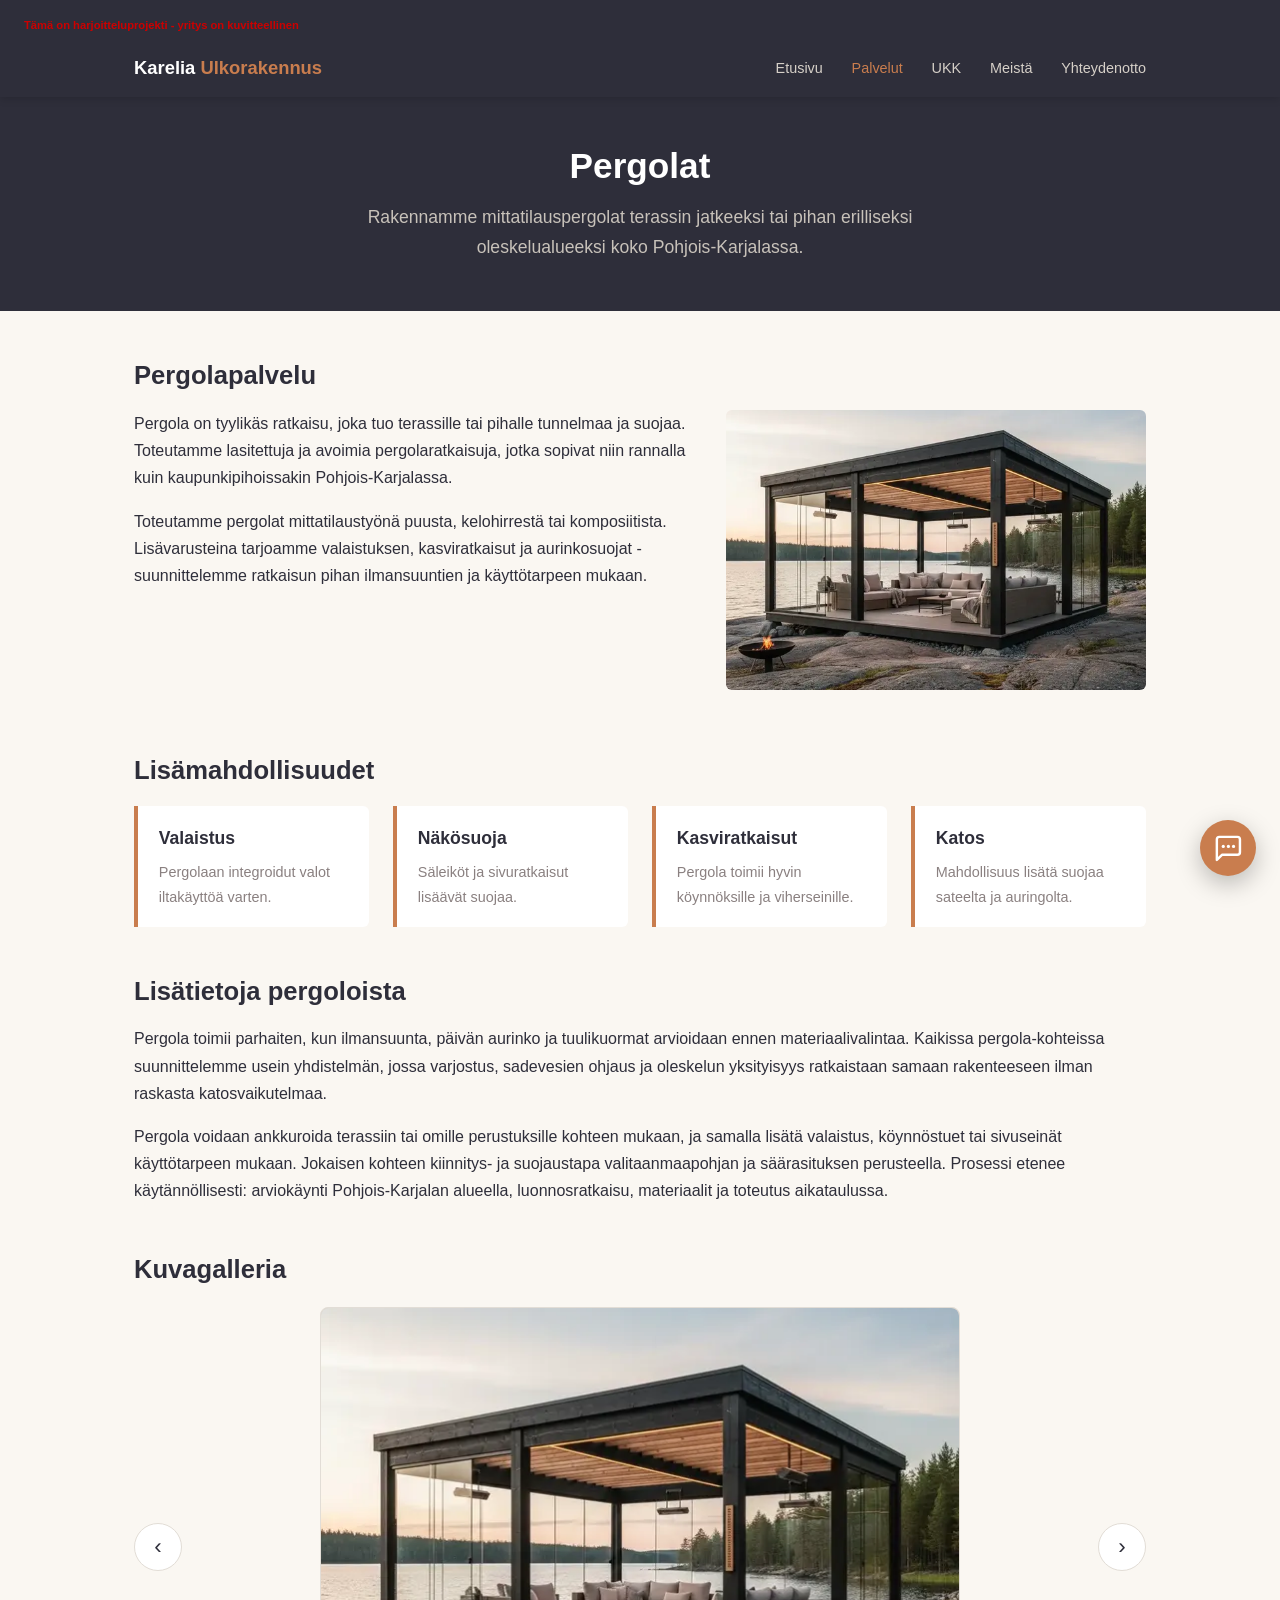
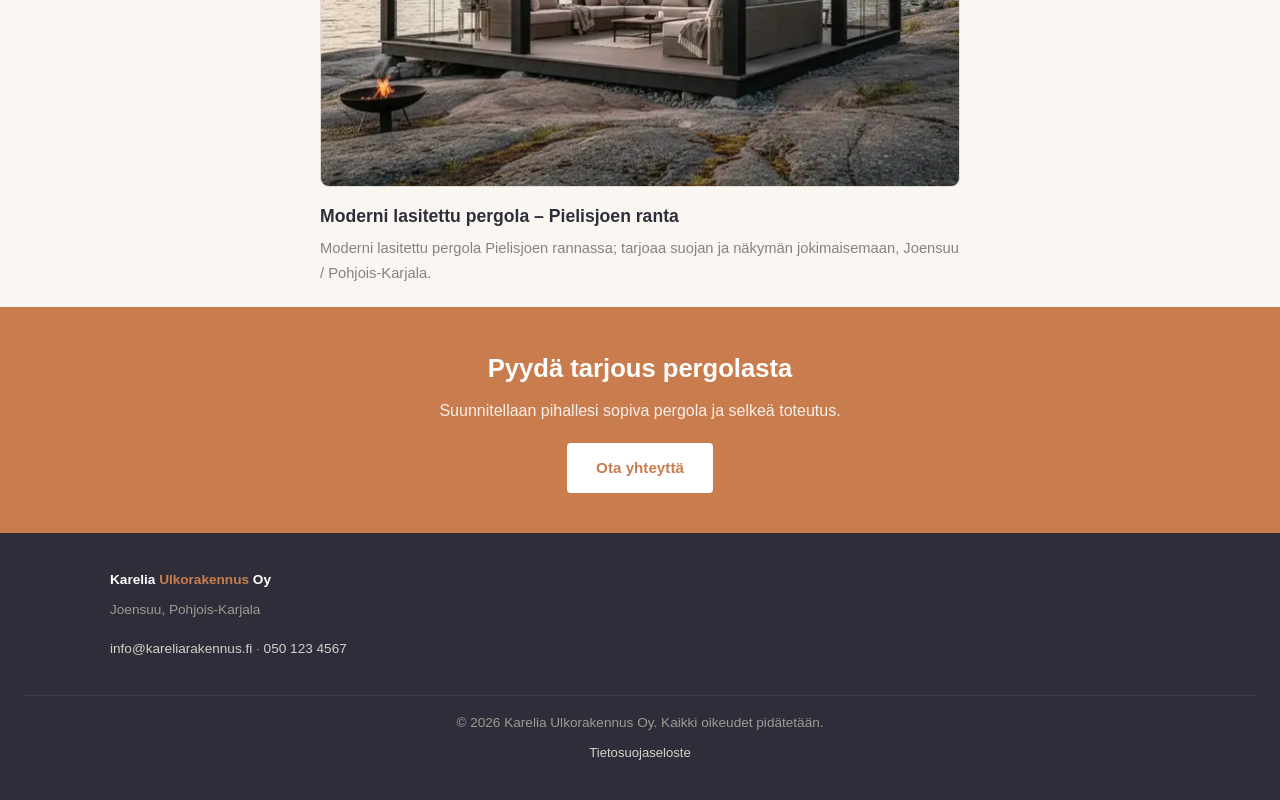
<file: pergolat.html>
<!DOCTYPE html>
<html lang="fi">
<head>
  <meta charset="UTF-8">
  <meta name="viewport" content="width=device-width, initial-scale=1.0">
  <title>Pergolat – Karelia Ulkorakennus Oy | Joensuu, Pohjois-Karjala</title>
  <meta name="description" content="Pergola Joensuu ja koko Pohjois-Karjala. Mittatilauspergolat terasseille ja pihoille lisäämään suojaa ja viihtyisyyttä.">
  <link rel="stylesheet" href="style.css">
  <link rel="icon" type="image/png" sizes="32x32" href="images/favicon/favicon-32x32.png">
  <link rel="icon" type="image/png" sizes="16x16" href="images/favicon/favicon-16x16.png">
  <link rel="apple-touch-icon" href="images/favicon/apple-touch-icon.png">
  <link rel="manifest" href="images/favicon/site.webmanifest">
</head>
<body class="service-page">
  <header>
    <span style="color: #c00; font-weight: bold; font-size: 0.7rem; padding: 1rem 1.5rem 0; display: inline-block;">Tämä on harjoitteluprojekti - yritys on kuvitteellinen</span>
    <div class="header-inner">
      <a class="logo" href="index.html">Karelia <span>Ulkorakennus</span></a>
      <nav aria-label="Päänavigaatio">
        <ul>
          <li><a href="index.html">Etusivu</a></li>
          <li class="has-submenu"><span class="nav-parent active">Palvelut</span>
            <div class="submenu">
              <a href="terassit.html">Terassit</a>
              <a href="pergolat.html" class="active">Pergolat</a>
              <a href="piharakennukset.html">Piharakennukset</a>
              <a href="aidat.html">Aidat</a>
              <a href="piharemontit.html">Piharemontit</a>
            </div>
          </li>
          <li><a href="faq.html">UKK</a></li><li><a href="yritys.html">Meistä</a></li>
          <li><a href="yhteydenotto.html">Yhteydenotto</a></li>
        </ul>
      </nav>
      <div class="hamburger" id="hbg" onclick="toggleMenu()"><span></span><span></span><span></span></div>
    </div>
    <div class="mobile-nav" id="mobile-nav">
      <a href="index.html">Etusivu</a>
      <a href="#" class="mobile-nav-parent" onclick="event.preventDefault();document.getElementById('mobile-subnav').classList.toggle('open')">Palvelut</a>
      <div class="mobile-subnav" id="mobile-subnav">
        <a href="terassit.html" class="sub-link">Terassit</a>
        <a href="pergolat.html" class="sub-link active">Pergolat</a>
        <a href="piharakennukset.html" class="sub-link">Piharakennukset</a>
        <a href="aidat.html" class="sub-link">Aidat</a>
        <a href="piharemontit.html" class="sub-link">Piharemontit</a>
      </div>
      <a href="faq.html">UKK</a>
      <a href="yritys.html">Meistä</a>
      <a href="yhteydenotto.html">Yhteydenotto</a>
    </div>
  </header>

  <main>
    <section class="hero" style="padding: 3rem 1.5rem;">
      <div class="container">
        <h1>Pergolat</h1>
        <p>Rakennamme mittatilauspergolat terassin jatkeeksi tai pihan erilliseksi oleskelualueeksi koko Pohjois-Karjalassa.</p>
      </div>
    </section>

    <section>
      <div class="container">
        <div class="service-flow">
          <h2>Pergolapalvelu</h2>
          <div class="card-img service-img-inline" style="height:280px; border-radius:6px;">
            <img src="images/palvelut/pergolat/pergola.webp" srcset="mobile-images/palvelut/pergolat/pergola.webp 680w, images/palvelut/pergolat/pergola.webp 1200w" sizes="(max-width: 680px) 100vw, 50vw" alt="Moderni lasitettu pergola Pielisjoen rannassa, Joensuu / Pohjois-Karjala">
          </div>
          <p>Pergola on tyylikäs ratkaisu, joka tuo terassille tai pihalle tunnelmaa ja suojaa. Toteutamme lasitettuja ja avoimia pergolaratkaisuja, jotka sopivat niin rannalla kuin kaupunkipihoissakin Pohjois-Karjalassa.</p>
          <p>Toteutamme pergolat mittatilaustyönä puusta, kelohirrestä tai komposiitista. Lisävarusteina tarjoamme valaistuksen, kasviratkaisut ja aurinkosuojat - suunnittelemme ratkaisun pihan ilmansuuntien ja käyttötarpeen mukaan.</p>
        </div>
      </div>
    </section>

    <section>
      <div class="container">
        <h2 class="section-title section-title-left">Lisämahdollisuudet</h2>
        <div class="info-grid">
          <div class="info-block"><h3>Valaistus</h3><p>Pergolaan integroidut valot iltakäyttöä varten.</p></div>
          <div class="info-block"><h3>Näkösuoja</h3><p>Säleiköt ja sivuratkaisut lisäävät suojaa.</p></div>
          <div class="info-block"><h3>Kasviratkaisut</h3><p>Pergola toimii hyvin köynnöksille ja viherseinille.</p></div>
          <div class="info-block"><h3>Katos</h3><p>Mahdollisuus lisätä suojaa sateelta ja auringolta.</p></div>
        </div>
      </div>
    </section>

    <section>
      <div class="container">
        <div class="service-seo">
          <h2>Lisätietoja pergoloista</h2>
          <p>Pergola toimii parhaiten, kun ilmansuunta, päivän aurinko ja tuulikuormat arvioidaan ennen materiaalivalintaa. Kaikissa pergola-kohteissa suunnittelemme usein yhdistelmän, jossa varjostus, sadevesien ohjaus ja oleskelun yksityisyys ratkaistaan samaan rakenteeseen ilman raskasta katosvaikutelmaa.</p>
          <p>Pergola voidaan ankkuroida terassiin tai omille perustuksille kohteen mukaan, ja samalla lisätä valaistus, köynnöstuet tai sivuseinät käyttötarpeen mukaan. Jokaisen kohteen kiinnitys- ja suojaustapa valitaanmaapohjan ja säärasituksen perusteella. Prosessi etenee käytännöllisesti: arviokäynti Pohjois-Karjalan alueella, luonnosratkaisu, materiaalit ja toteutus aikataulussa.</p>
        </div>
      </div>
    </section>

    <section>
      <div class="container">
        <h2>Kuvagalleria</h2>
        <div class="gallery-wrap" data-slider>
          <div class="gallery-slider">
            <button class="gallery-arrow prev" type="button" aria-label="Edellinen kuva">&#8249;</button>
            <div class="gallery-track">
              <figure class="gallery-slide active" data-title="Moderni lasitettu pergola" data-desc="Moderni lasitettu pergola Pielisjoen rannassa; tarjoaa selkeät näkymät jokimaisemaan ja suojaa säältä, Joensuussa.">
                <div class="gallery-image"><img src="images/palvelut/pergolat/pergola.webp" srcset="mobile-images/palvelut/pergolat/pergola.webp 680w, images/palvelut/pergolat/pergola.webp 1200w" sizes="(max-width: 680px) 100vw, 50vw" alt="Moderni lasitettu pergola Pielisjoen rannassa, Joensuu / Pohjois-Karjala"></div>
              </figure>
              <figure class="gallery-slide" data-title="Kelohirsi-pergola veistettyine kaiteineen" data-desc="Kelohirrestä valmistettu pergola, viimeistelty tyylikkäällä veistettynä kaiteella; sopii mökkikohteisiin Juuan alueella, Pohjois-Karjalassa.">
                <div class="gallery-image"><img src="images/palvelut/pergolat/pergola1.webp" srcset="mobile-images/palvelut/pergolat/pergola1.webp 680w, images/palvelut/pergolat/pergola1.webp 1200w" sizes="(max-width: 680px) 100vw, 50vw" alt="Kelohirsi-pergola veistetyllä kaiteella, Juuka, Pohjois-Karjala"></div>
              </figure>
              <figure class="gallery-slide" data-title="Pergola tapahtumapaikkana" data-desc="Pergola vuokrattavan juhlapaikan pihapiirissä Pohjois-Karjalassa; tilava ja katettu pergola soveltuu kesähäihin ja muihin tapahtumiin.">
                <div class="gallery-image"><img src="images/palvelut/pergolat/pergola2.webp" srcset="mobile-images/palvelut/pergolat/pergola2.webp 680w, images/palvelut/pergolat/pergola2.webp 1200w" sizes="(max-width: 680px) 100vw, 50vw" alt="Pergola tapahtumapaikalla, Pohjois-Karjala – sopii kesähäihin ja tapahtumiin"></div>
              </figure>
              <figure class="gallery-slide" data-title="Valaistu pergola omakotitalon jatkeena" data-desc="Valaistu pergola pienen omakotitalon jatkeena; tunnelmallinen ratkaisu kesäiltojen viettoon ja ulko-oleskeluun.">
                <div class="gallery-image"><img src="images/palvelut/pergolat/pergola3.webp" srcset="mobile-images/palvelut/pergolat/pergola3.webp 680w, images/palvelut/pergolat/pergola3.webp 1200w" sizes="(max-width: 680px) 100vw, 50vw" alt="Valaistu pergola omakotitalon jatkeena, Pohjois-Karjala"></div>
              </figure>
              <figure class="gallery-slide" data-title="Pyöreä pergola järven rannalla" data-desc="Pyöreä pergola järven rannalla asiakkaan kohteessa Outokummussa; istutusratkaisuilla lisäsuojaa ja luonnonläheinen oleskelualue, suojaa auringolta ja luo tunnelmaa.">
                <div class="gallery-image"><img src="images/palvelut/pergolat/pergola4.webp" srcset="mobile-images/palvelut/pergolat/pergola4.webp 680w, images/palvelut/pergolat/pergola4.webp 1200w" sizes="(max-width: 680px) 100vw, 50vw" alt="Pyöreä pergola järven rannalla, istutusratkaisuilla aurinkosuojaksi"></div>
              </figure>
            </div>
            <button class="gallery-arrow next" type="button" aria-label="Seuraava kuva">&#8250;</button>
          </div>
          <div class="gallery-info">
            <h3>Moderni lasitettu pergola – Pielisjoen ranta</h3>
            <p>Moderni lasitettu pergola Pielisjoen rannassa; tarjoaa suojan ja näkymän jokimaisemaan, Joensuu / Pohjois-Karjala.</p>
          </div>
        </div>
      </div>
    </section>

    <div class="strip">
      <div class="container">
        <h2>Pyydä tarjous pergolasta</h2>
        <p>Suunnitellaan pihallesi sopiva pergola ja selkeä toteutus.</p>
        <a href="yhteydenotto.html?aihe=pergola" class="btn">Ota yhteyttä</a>
      </div>
    </div>
  </main>

  <footer>
    <div class="footer-inner">
      <div>
        <div class="footer-brand">Karelia <span>Ulkorakennus</span> Oy</div>
        <p style="margin-top:.4rem;">Joensuu, Pohjois-Karjala</p>
        <p><a href="mailto:info@kareliarakennus.fi">info@kareliarakennus.fi</a> · <a href="tel:+358501234567">050 123 4567</a></p>
      </div>
    </div>
    <div class="footer-copy">&copy; 2026 Karelia Ulkorakennus Oy. Kaikki oikeudet pidätetään.</div>
    <div class="footer-privacy"><a href="tietosuoja.html">Tietosuojaseloste</a></div>
  </footer>

  <script>
    function toggleMenu() {
      document.getElementById('hbg').classList.toggle('open');
      document.getElementById('mobile-nav').classList.toggle('open');
    }

    function initGallerySliders() {
      document.querySelectorAll('[data-slider]').forEach(function (sliderRoot) {
        const slides = sliderRoot.querySelectorAll('.gallery-slide');
        const prev = sliderRoot.querySelector('.gallery-arrow.prev');
        const next = sliderRoot.querySelector('.gallery-arrow.next');
        const track = sliderRoot.querySelector('.gallery-track');
        const infoTitle = sliderRoot.querySelector('.gallery-info h3');
        const infoText = sliderRoot.querySelector('.gallery-info p');

        if (!slides.length || !prev || !next || !track || !infoTitle || !infoText) return;

        let current = 0;
        let startX = 0;
        let isDown = false;
        const threshold = 50;

        const render = function () {
          slides.forEach(function (slide, idx) {
            slide.classList.toggle('active', idx === current);
          });
          infoTitle.textContent = slides[current].dataset.title || '';
          infoText.textContent = slides[current].dataset.desc || '';
        };

        const prevSlide = function () {
          current = (current - 1 + slides.length) % slides.length;
          render();
        };

        const nextSlide = function () {
          current = (current + 1) % slides.length;
          render();
        };

        prev.addEventListener('click', prevSlide);
        next.addEventListener('click', nextSlide);

        track.addEventListener('dragstart', function (e) {
          e.preventDefault();
        });

        track.addEventListener('mousedown', function (e) {
          isDown = true;
          startX = e.clientX;
          track.classList.add('dragging');
        });

        window.addEventListener('mouseup', function (e) {
          if (!isDown) return;
          const delta = e.clientX - startX;
          isDown = false;
          track.classList.remove('dragging');
          if (Math.abs(delta) >= threshold) {
            if (delta > 0) prevSlide();
            else nextSlide();
          }
        });

        track.addEventListener('mouseleave', function () {
          if (!isDown) return;
          isDown = false;
          track.classList.remove('dragging');
        });

        track.addEventListener('touchstart', function (e) {
          startX = e.touches[0].clientX;
        }, { passive: true });

        track.addEventListener('touchend', function (e) {
          const delta = e.changedTouches[0].clientX - startX;
          if (Math.abs(delta) >= threshold) {
            if (delta > 0) prevSlide();
            else nextSlide();
          }
        });
      });
    }

    document.addEventListener('DOMContentLoaded', initGallerySliders);
  </script>
  <script src="chatbot.js"></script>
</body>
</html>
</file>
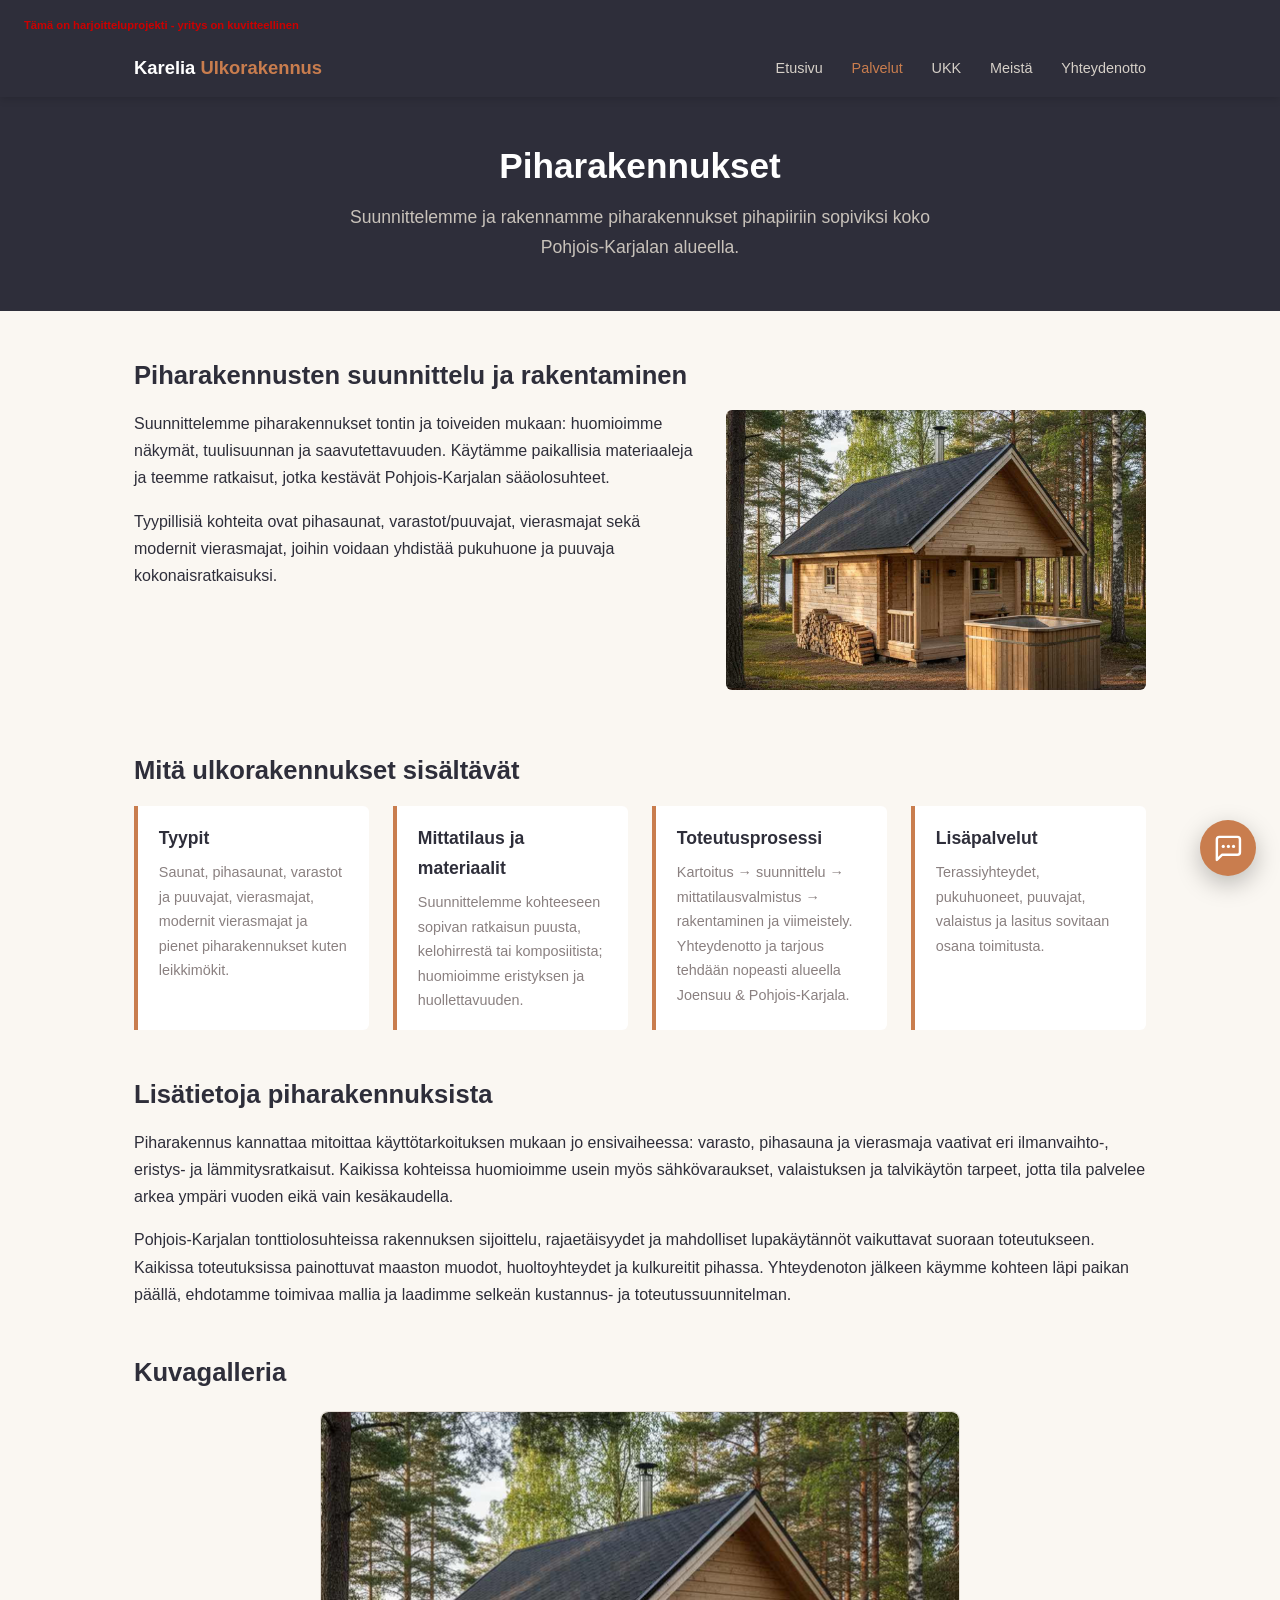
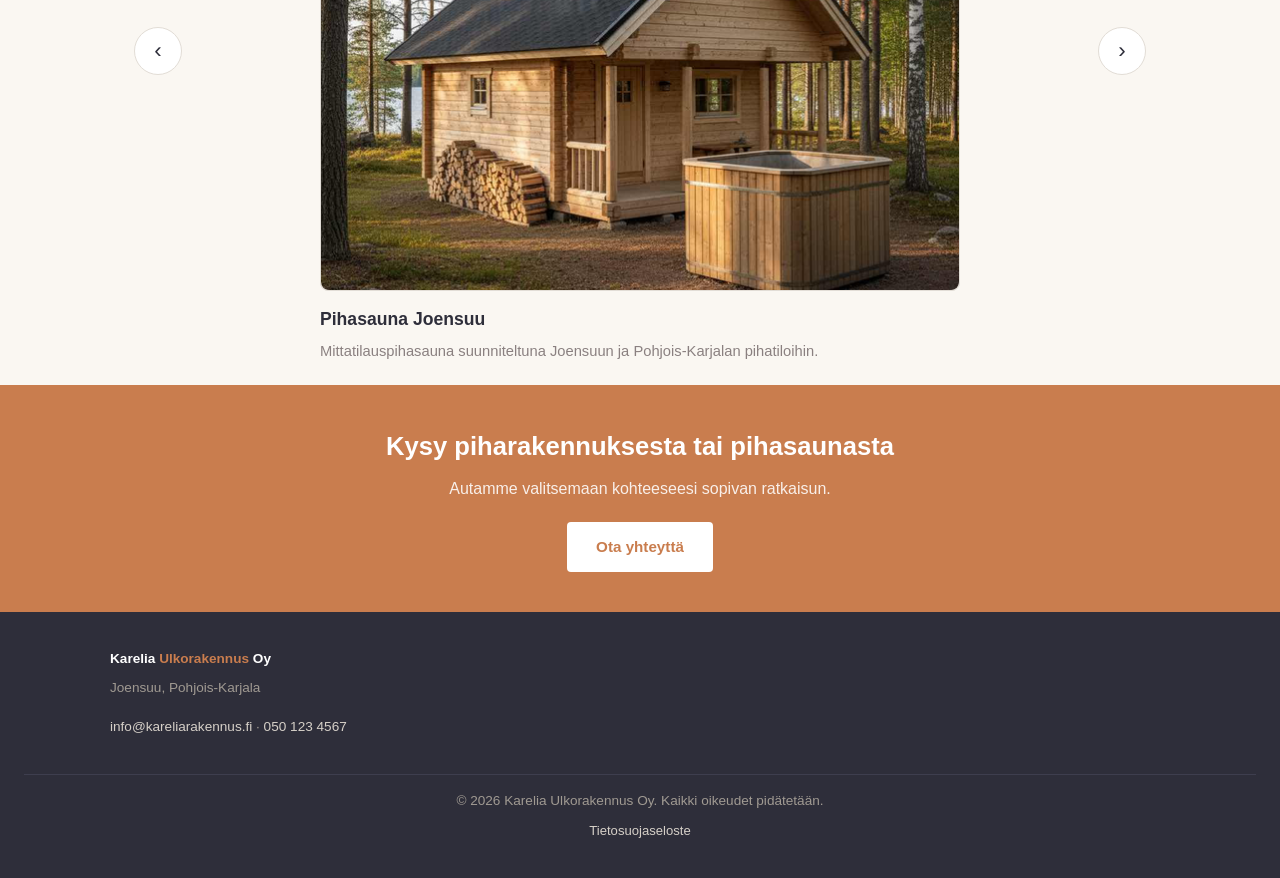
<file: piharakennukset.html>
<!DOCTYPE html>
<html lang="fi">
<head>
  <meta charset="UTF-8">
  <meta name="viewport" content="width=device-width, initial-scale=1.0">
  <title>Piharakennukset – Pihasauna, varasto & vierasmaja | Joensuu, Pohjois-Karjala</title>
  <meta name="description" content="Piharakennukset Joensuu ja Pohjois-Karjala — pihasauna, varasto/puuvaja, vierasmaja ja modernit vierasmajat. Mittatilausratkaisut kotiin ja mökille Kontiolahti, Liperi, Polvijärvi.">
  <link rel="stylesheet" href="style.css">
  <link rel="icon" type="image/png" sizes="32x32" href="images/favicon/favicon-32x32.png">
  <link rel="icon" type="image/png" sizes="16x16" href="images/favicon/favicon-16x16.png">
  <link rel="apple-touch-icon" href="images/favicon/apple-touch-icon.png">
  <link rel="manifest" href="images/favicon/site.webmanifest">
</head>
<body class="service-page">
  <header>
    <span style="color: #c00; font-weight: bold; font-size: 0.7rem; padding: 1rem 1.5rem 0; display: inline-block;">Tämä on harjoitteluprojekti - yritys on kuvitteellinen</span>
    <div class="header-inner">
      <a class="logo" href="index.html">Karelia <span>Ulkorakennus</span></a>
      <nav aria-label="Päänavigaatio">
        <ul>
          <li><a href="index.html">Etusivu</a></li>
          <li class="has-submenu"><span class="nav-parent active">Palvelut</span>
            <div class="submenu">
              <a href="terassit.html">Terassit</a>
              <a href="pergolat.html">Pergolat</a>
              <a href="piharakennukset.html" class="active">Piharakennukset</a>
              <a href="aidat.html">Aidat</a>
              <a href="piharemontit.html">Piharemontit</a>
            </div>
          </li>
          <li><a href="faq.html">UKK</a></li><li><a href="yritys.html">Meistä</a></li>
          <li><a href="yhteydenotto.html">Yhteydenotto</a></li>
        </ul>
      </nav>
      <div class="hamburger" id="hbg" onclick="toggleMenu()"><span></span><span></span><span></span></div>
    </div>
    <div class="mobile-nav" id="mobile-nav">
      <a href="index.html">Etusivu</a>
      <a href="#" class="mobile-nav-parent" onclick="event.preventDefault();document.getElementById('mobile-subnav').classList.toggle('open')">Palvelut</a>
      <div class="mobile-subnav" id="mobile-subnav">
        <a href="terassit.html" class="sub-link">Terassit</a>
        <a href="pergolat.html" class="sub-link">Pergolat</a>
        <a href="piharakennukset.html" class="sub-link active">Piharakennukset</a>
        <a href="aidat.html" class="sub-link">Aidat</a>
        <a href="piharemontit.html" class="sub-link">Piharemontit</a>
      </div>
      <a href="faq.html">UKK</a>
      <a href="yritys.html">Meistä</a>
      <a href="yhteydenotto.html">Yhteydenotto</a>
    </div>
  </header>

  <main>
    <section class="hero" style="padding: 3rem 1.5rem;">
      <div class="container">
        <h1>Piharakennukset</h1>
        <p>Suunnittelemme ja rakennamme piharakennukset pihapiiriin sopiviksi koko Pohjois-Karjalan alueella.</p>
      </div>
    </section>

    <section>
      <div class="container">
        <div class="service-flow">
          <h2>Piharakennusten suunnittelu ja rakentaminen</h2>
          <div class="card-img service-img-inline" style="height:280px; border-radius:6px;">
            <img src="images/palvelut/piharakennukset/piharakennus1.webp" srcset="mobile-images/palvelut/piharakennukset/piharakennus1.webp 680w, images/palvelut/piharakennukset/piharakennus1.webp 1200w" sizes="(max-width: 680px) 100vw, 50vw" alt="Piharakennus Joensuu – mittatilausvarasto ja vierasmaja">
          </div>
          <p>Suunnittelemme piharakennukset tontin ja toiveiden mukaan: huomioimme näkymät, tuulisuunnan ja saavutettavuuden. Käytämme paikallisia materiaaleja ja teemme ratkaisut, jotka kestävät Pohjois‑Karjalan sääolosuhteet.</p>
          <p>Tyypillisiä kohteita ovat pihasaunat, varastot/puuvajat, vierasmajat sekä modernit vierasmajat, joihin voidaan yhdistää pukuhuone ja puuvaja kokonaisratkaisuksi.</p>
        </div>
      </div>
    </section>

    <section>
      <div class="container">
        <h2 class="section-title section-title-left">Mitä ulkorakennukset sisältävät</h2>
        <div class="info-grid">
          <div class="info-block">
            <h3>Tyypit</h3>
            <p>Saunat, pihasaunat, varastot ja puuvajat, vierasmajat, modernit vierasmajat ja pienet piharakennukset kuten leikkimökit.</p>
          </div>
          <div class="info-block">
            <h3>Mittatilaus ja materiaalit</h3>
            <p>Suunnittelemme kohteeseen sopivan ratkaisun puusta, kelohirrestä tai komposiitista; huomioimme eristyksen ja huollettavuuden.</p>
          </div>
          <div class="info-block">
            <h3>Toteutusprosessi</h3>
            <p>Kartoitus → suunnittelu → mittatilausvalmistus → rakentaminen ja viimeistely. Yhteydenotto ja tarjous tehdään nopeasti alueella Joensuu &amp; Pohjois‑Karjala.</p>
          </div>
          <div class="info-block">
            <h3>Lisäpalvelut</h3>
            <p>Terassiyhteydet, pukuhuoneet, puuvajat, valaistus ja lasitus sovitaan osana toimitusta.</p>
          </div>
        </div>
      </div>
    </section>

<section>
      <div class="container">
        <div class="service-seo">
          <h2>Lisätietoja piharakennuksista</h2>
          <p>Piharakennus kannattaa mitoittaa käyttötarkoituksen mukaan jo ensivaiheessa: varasto, pihasauna ja vierasmaja vaativat eri ilmanvaihto-, eristys- ja lämmitysratkaisut. Kaikissa kohteissa huomioimme usein myös sähkövaraukset, valaistuksen ja talvikäytön tarpeet, jotta tila palvelee arkea ympäri vuoden eikä vain kesäkaudella.</p>
          <p>Pohjois-Karjalan tonttiolosuhteissa rakennuksen sijoittelu, rajaetäisyydet ja mahdolliset lupakäytännöt vaikuttavat suoraan toteutukseen. Kaikissa toteutuksissa painottuvat maaston muodot, huoltoyhteydet ja kulkureitit pihassa. Yhteydenoton jälkeen käymme kohteen läpi paikan päällä, ehdotamme toimivaa mallia ja laadimme selkeän kustannus- ja toteutussuunnitelman.</p>
        </div>
      </div>
    </section>

    <section>
      <div class="container">
        <h2>Kuvagalleria</h2>
        <div class="gallery-wrap" data-slider>
          <div class="gallery-slider">
            <button class="gallery-arrow prev" type="button" aria-label="Edellinen kuva">&#8249;</button>
            <div class="gallery-track">
              <figure class="gallery-slide active" data-title="Pihasauna – rentoutuminen lähellä kotia" data-desc="Mittatilauspihasauna Joensuun ja Pohjois‑Karjalan alueelle.">
                <div class="gallery-image"><img src="images/palvelut/piharakennukset/piharakennus1.webp" srcset="mobile-images/palvelut/piharakennukset/piharakennus1.webp 680w, images/palvelut/piharakennukset/piharakennus1.webp 1200w" sizes="(max-width: 680px) 100vw, 50vw" alt="Pihasauna Joensuu — mittatilauspihasauna Pohjois-Karjala"></div>
              </figure>

              <figure class="gallery-slide" data-title="Varasto / puuvaja" data-desc="Kestävä pihavarasto ja puuvaja polttopuille ja työkaluille; suunnitelma mukautetaan tontin ja käytön mukaan.">
                <div class="gallery-image"><img src="images/palvelut/piharakennukset/piharakennus2.webp" srcset="mobile-images/palvelut/piharakennukset/piharakennus2.webp 680w, images/palvelut/piharakennukset/piharakennus2.webp 1200w" sizes="(max-width: 680px) 100vw, 50vw" alt="Varasto ja puuvaja Joensuu — käytännöllinen pihavarasto"></div>
              </figure>

              <figure class="gallery-slide" data-title="Perinteinen vierasmaja" data-desc="Perinteinen puinen vierasmaja tarjoaa mukavan majoituspaikan Pohjois-Karjalassa lomaileville vieraille .">
                <div class="gallery-image"><img src="images/palvelut/piharakennukset/piharakennus3.webp" srcset="mobile-images/palvelut/piharakennukset/piharakennus3.webp 680w, images/palvelut/piharakennukset/piharakennus3.webp 1200w" sizes="(max-width: 680px) 100vw, 50vw" alt="Vierasmaja Joensuu — puinen vierasmaja Pohjois-Karjala"></div>
              </figure>

              <figure class="gallery-slide" data-title="Moderni vierasmaja" data-desc="Moderni ja energiatehokas vierasmaja suuriin ikkunoihin ja selkeään muotoiluun nojaavalla ilmeellä; sopii erinomaisesti myös etätyöpisteeksi.">
                <div class="gallery-image"><img src="images/palvelut/piharakennukset/piharakennus4.webp" srcset="mobile-images/palvelut/piharakennukset/piharakennus4.webp 680w, images/palvelut/piharakennukset/piharakennus4.webp 1200w" sizes="(max-width: 680px) 100vw, 50vw" alt="Moderni vierasmaja Joensuu — energiatehokas piharakennus"></div>
              </figure>

              <figure class="gallery-slide" data-title="Sauna pukuhuoneella ja puuvajalla — kokonaisratkaisu" data-desc="Saunarakennus, jonka yhteydessä on pukuhuone ja erillinen puuvaja tai varasto; käytännöllinen kokonaisuus mökille tai kotipihaan.">
                <div class="gallery-image"><img src="images/palvelut/piharakennukset/piharakennus5.webp" srcset="mobile-images/palvelut/piharakennukset/piharakennus5.webp 680w, images/palvelut/piharakennukset/piharakennus5.webp 1200w" sizes="(max-width: 680px) 100vw, 50vw" alt="Sauna pukuhuoneella ja puuvajalla — saunarakennus Pohjois-Karjala"></div>
              </figure>
            </div>
            <button class="gallery-arrow next" type="button" aria-label="Seuraava kuva">&#8250;</button>
          </div>
          <div class="gallery-info">
            <h3>Pihasauna Joensuu</h3>
            <p>Mittatilauspihasauna suunniteltuna Joensuun ja Pohjois‑Karjalan pihatiloihin.</p>
          </div>
        </div>
      </div>
    </section>

    <div class="strip">
      <div class="container">
        <h2>Kysy piharakennuksesta tai pihasaunasta</h2>
        <p>Autamme valitsemaan kohteeseesi sopivan ratkaisun.</p>
        <a href="yhteydenotto.html?aihe=piharakennus" class="btn">Ota yhteyttä</a>
      </div>
    </div>
  </main>

  <footer>
    <div class="footer-inner">
      <div>
        <div class="footer-brand">Karelia <span>Ulkorakennus</span> Oy</div>
        <p style="margin-top:.4rem;">Joensuu, Pohjois‑Karjala</p>
        <p><a href="mailto:info@kareliarakennus.fi">info@kareliarakennus.fi</a> · <a href="tel:+358501234567">050 123 4567</a></p>
      </div>
    </div>
    <div class="footer-copy">&copy; 2026 Karelia Ulkorakennus Oy. Kaikki oikeudet pidätetään.</div>
    <div class="footer-privacy"><a href="tietosuoja.html">Tietosuojaseloste</a></div>
  </footer>

  <script>
    function toggleMenu() {
      document.getElementById('hbg').classList.toggle('open');
      document.getElementById('mobile-nav').classList.toggle('open');
    }

    function initGallerySliders() {
      document.querySelectorAll('[data-slider]').forEach(function (sliderRoot) {
        const slides = sliderRoot.querySelectorAll('.gallery-slide');
        const prev = sliderRoot.querySelector('.gallery-arrow.prev');
        const next = sliderRoot.querySelector('.gallery-arrow.next');
        const track = sliderRoot.querySelector('.gallery-track');
        const infoTitle = sliderRoot.querySelector('.gallery-info h3');
        const infoText = sliderRoot.querySelector('.gallery-info p');

        if (!slides.length || !prev || !next || !track || !infoTitle || !infoText) return;

        let current = 0;
        let startX = 0;
        let isDown = false;
        const threshold = 50;

        const render = function () {
          slides.forEach(function (slide, idx) {
            slide.classList.toggle('active', idx === current);
          });
          infoTitle.textContent = slides[current].dataset.title || '';
          infoText.textContent = slides[current].dataset.desc || '';
        };

        const prevSlide = function () {
          current = (current - 1 + slides.length) % slides.length;
          render();
        };

        const nextSlide = function () {
          current = (current + 1) % slides.length;
          render();
        };

        prev.addEventListener('click', prevSlide);
        next.addEventListener('click', nextSlide);

        track.addEventListener('dragstart', function (e) {
          e.preventDefault();
        });

        track.addEventListener('mousedown', function (e) {
          isDown = true;
          startX = e.clientX;
          track.classList.add('dragging');
        });

        window.addEventListener('mouseup', function (e) {
          if (!isDown) return;
          const delta = e.clientX - startX;
          isDown = false;
          track.classList.remove('dragging');
          if (Math.abs(delta) >= threshold) {
            if (delta > 0) prevSlide();
            else nextSlide();
          }
        });

        track.addEventListener('mouseleave', function () {
          if (!isDown) return;
          isDown = false;
          track.classList.remove('dragging');
        });

        track.addEventListener('touchstart', function (e) {
          startX = e.touches[0].clientX;
        }, { passive: true });

        track.addEventListener('touchend', function (e) {
          const delta = e.changedTouches[0].clientX - startX;
          if (Math.abs(delta) >= threshold) {
            if (delta > 0) prevSlide();
            else nextSlide();
          }
        });
      });
    }

    document.addEventListener('DOMContentLoaded', initGallerySliders);
  </script>
  <script src="chatbot.js"></script>
</body>
</html>
</file>
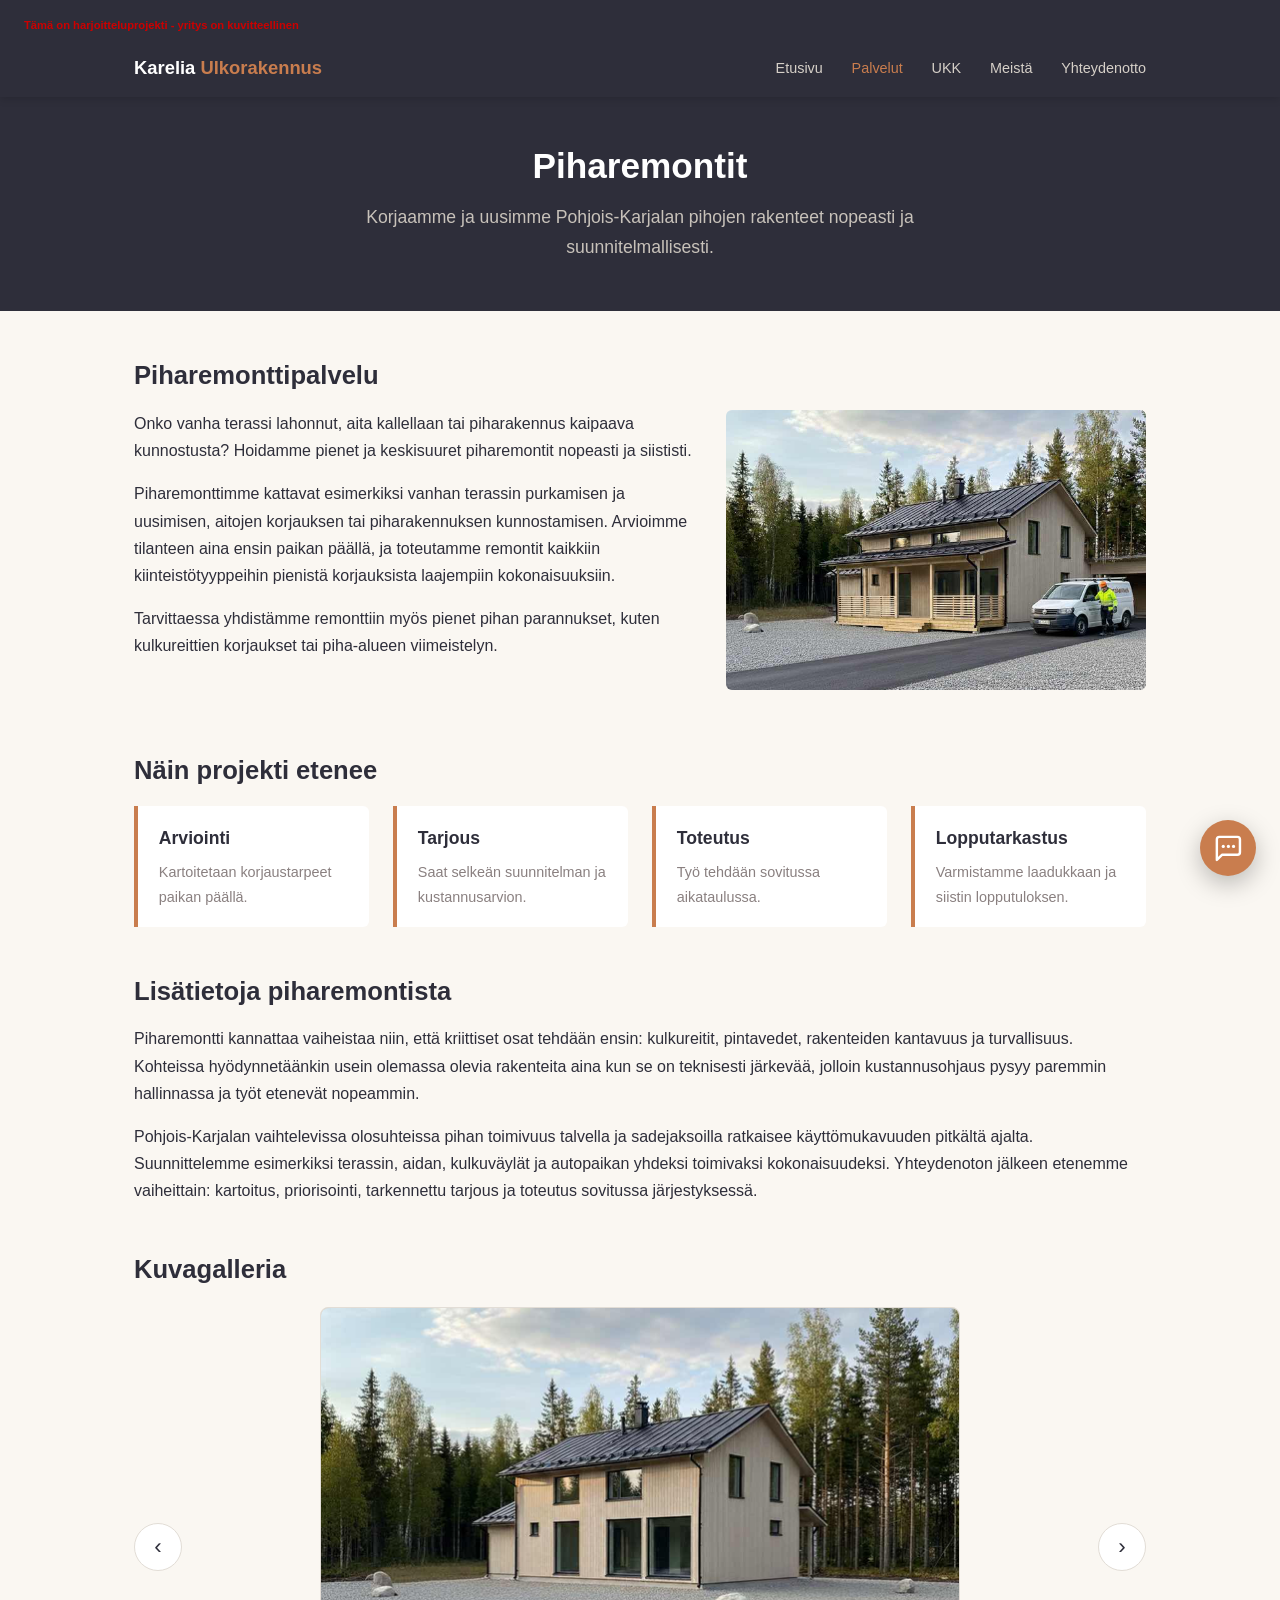
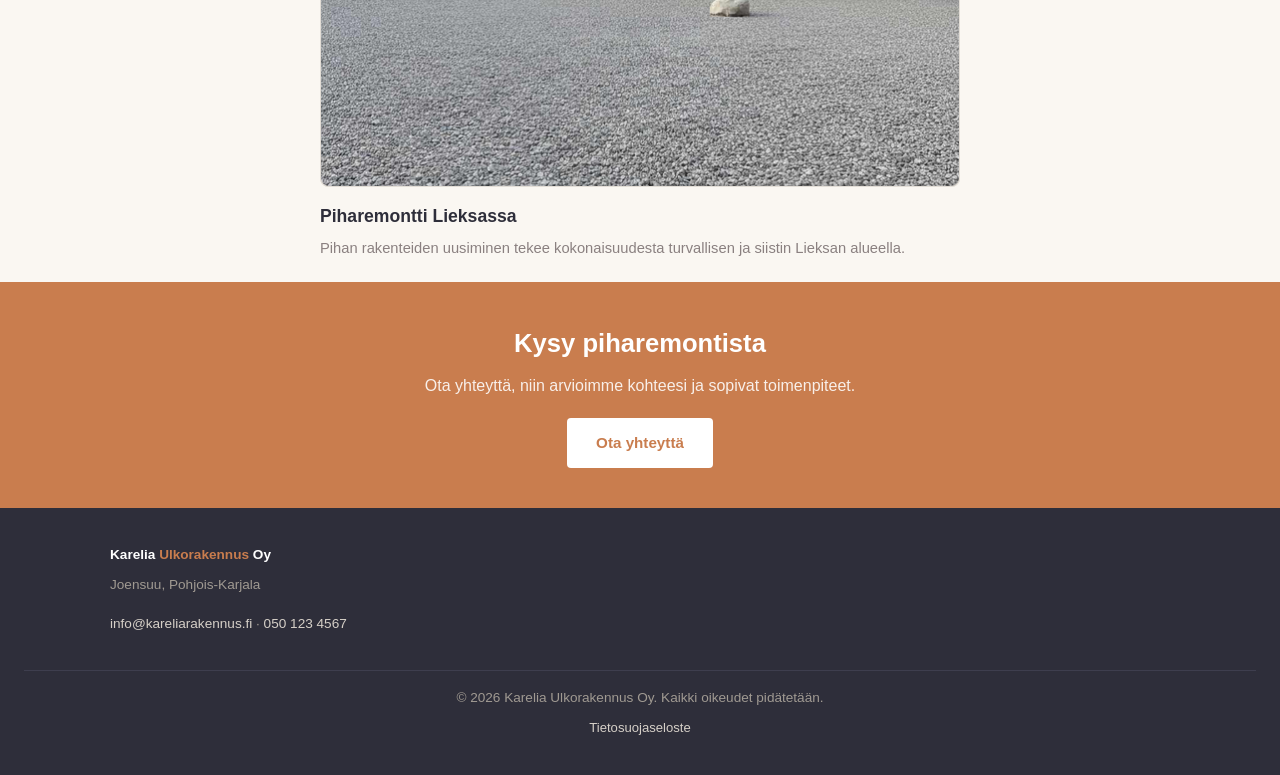
<file: piharemontit.html>
<!DOCTYPE html>
<html lang="fi">
<head>
  <meta charset="UTF-8">
  <meta name="viewport" content="width=device-width, initial-scale=1.0">
  <title>Piharemontit – Karelia Ulkorakennus Oy | Joensuu, Pohjois-Karjala</title>
  <meta name="description" content="Piharemontti Joensuu ja koko Pohjois-Karjala. Terassien, aitojen ja piharakennusten korjaus ja uusiminen suunnitellusti.">
  <link rel="stylesheet" href="style.css">
  <link rel="icon" type="image/png" sizes="32x32" href="images/favicon/favicon-32x32.png">
  <link rel="icon" type="image/png" sizes="16x16" href="images/favicon/favicon-16x16.png">
  <link rel="apple-touch-icon" href="images/favicon/apple-touch-icon.png">
  <link rel="manifest" href="images/favicon/site.webmanifest">
</head>
<body class="service-page">
  <header><span style="color: #c00; font-weight: bold; font-size: 0.7rem; padding: 1rem 1.5rem 0; display: inline-block;">Tämä on harjoitteluprojekti - yritys on kuvitteellinen</span><div class="header-inner"><a class="logo" href="index.html">Karelia <span>Ulkorakennus</span></a><nav aria-label="Päänavigaatio"><ul><li><a href="index.html">Etusivu</a></li><li class="has-submenu"><span class="nav-parent active">Palvelut</span><div class="submenu"><a href="terassit.html">Terassit</a><a href="pergolat.html">Pergolat</a><a href="piharakennukset.html">Piharakennukset</a><a href="aidat.html">Aidat</a><a href="piharemontit.html" class="active">Piharemontit</a></div></li><li><a href="faq.html">UKK</a></li><li><a href="yritys.html">Meistä</a></li><li><a href="yhteydenotto.html">Yhteydenotto</a></li></ul></nav><div class="hamburger" id="hbg" onclick="toggleMenu()"><span></span><span></span><span></span></div></div><div class="mobile-nav" id="mobile-nav"><a href="index.html">Etusivu</a><a href="#" class="mobile-nav-parent" onclick="event.preventDefault();document.getElementById('mobile-subnav').classList.toggle('open')">Palvelut</a><div class="mobile-subnav" id="mobile-subnav"><a href="terassit.html" class="sub-link">Terassit</a><a href="pergolat.html" class="sub-link">Pergolat</a><a href="piharakennukset.html" class="sub-link">Piharakennukset</a><a href="aidat.html" class="sub-link">Aidat</a><a href="piharemontit.html" class="sub-link active">Piharemontit</a></div><a href="faq.html">UKK</a>
      <a href="yritys.html">Meistä</a><a href="yhteydenotto.html">Yhteydenotto</a></div></header>
  <main>
    <section class="hero" style="padding: 3rem 1.5rem;"><div class="container"><h1>Piharemontit</h1><p>Korjaamme ja uusimme Pohjois-Karjalan pihojen rakenteet nopeasti ja suunnitelmallisesti.</p></div></section>
    <section><div class="container"><div class="service-flow"><h2>Piharemonttipalvelu</h2><div class="card-img service-img-inline" style="height:280px; border-radius:6px;"><img src="images/palvelut/piharemontit/remppa.webp" srcset="mobile-images/palvelut/piharemontit/remppa.webp 680w, images/palvelut/piharemontit/remppa.webp 1200w" sizes="(max-width: 680px) 100vw, 50vw" alt="Piharemontti omakotitalon pihapiirissä Pohjois-Karjalassa, uudisrakennuksen piha tehty toimivaksi kokonaisuudeksi Karelia Ulkorakennuksen toimesta"></div><p>Onko vanha terassi lahonnut, aita kallellaan tai piharakennus kaipaava kunnostusta? Hoidamme pienet ja keskisuuret piharemontit nopeasti ja siististi.</p><p>Piharemonttimme kattavat esimerkiksi vanhan terassin purkamisen ja uusimisen, aitojen korjauksen tai piharakennuksen kunnostamisen. Arvioimme tilanteen aina ensin paikan päällä, ja toteutamme remontit kaikkiin kiinteistötyyppeihin pienistä korjauksista laajempiin kokonaisuuksiin.</p><p>Tarvittaessa yhdistämme remonttiin myös pienet pihan parannukset, kuten kulkureittien korjaukset tai piha-alueen viimeistelyn.</p></div></div></section>
    <section><div class="container"><h2 class="section-title section-title-left">Näin projekti etenee</h2><div class="info-grid"><div class="info-block"><h3>Arviointi</h3><p>Kartoitetaan korjaustarpeet paikan päällä.</p></div><div class="info-block"><h3>Tarjous</h3><p>Saat selkeän suunnitelman ja kustannusarvion.</p></div><div class="info-block"><h3>Toteutus</h3><p>Työ tehdään sovitussa aikataulussa.</p></div><div class="info-block"><h3>Lopputarkastus</h3><p>Varmistamme laadukkaan ja siistin lopputuloksen.</p></div></div></div></section>

<section>
      <div class="container">
        <div class="service-seo">
          <h2>Lisätietoja piharemontista</h2>
          <p>Piharemontti kannattaa vaiheistaa niin, että kriittiset osat tehdään ensin: kulkureitit, pintavedet, rakenteiden kantavuus ja turvallisuus. Kohteissa hyödynnetäänkin usein olemassa olevia rakenteita aina kun se on teknisesti järkevää, jolloin kustannusohjaus pysyy paremmin hallinnassa ja työt etenevät nopeammin.</p>
          <p>Pohjois-Karjalan vaihtelevissa olosuhteissa pihan toimivuus talvella ja sadejaksoilla ratkaisee käyttömukavuuden pitkältä ajalta. Suunnittelemme esimerkiksi terassin, aidan, kulkuväylät ja autopaikan yhdeksi toimivaksi kokonaisuudeksi. Yhteydenoton jälkeen etenemme vaiheittain: kartoitus, priorisointi, tarkennettu tarjous ja toteutus sovitussa järjestyksessä.</p>
      </div>
    </section>

    <section>
      <div class="container">
        <h2>Kuvagalleria</h2>
        <div class="gallery-wrap" data-slider><div class="gallery-slider"><button class="gallery-arrow prev" type="button" aria-label="Edellinen kuva">&#8249;</button><div class="gallery-track"><figure class="gallery-slide active" data-title="Piharemontti Lieksassa" data-desc="Lähtötilanne ennen piharemonttia Lieksassa. Uuden omakotitalon piha oli vielä viimeistelemätön ennen terassin ja piharakenteiden rakentamista."><div class="gallery-image"><img src="images/palvelut/piharemontit/remontti1.webp" srcset="mobile-images/palvelut/piharemontit/remontti1.webp 680w, images/palvelut/piharemontit/remontti1.webp 1200w" sizes="(max-width: 680px) 100vw, 50vw" alt="Uusi omakotitalo Lieksassa ennen piharakentamisen ja terassin toteutusta"></div></figure><figure class="gallery-slide" data-title="Terassin rakentaminen" data-desc="Terassin rakentaminen omakotitaloon Pohjois-Karjalassa. Laadukas puuterassi lisää asumismukavuutta ja tuo lisää oleskelutilaa pihaan."><div class="gallery-image"><img src="images/palvelut/piharemontit/remontti2.webp" srcset="mobile-images/palvelut/piharemontit/remontti2.webp 680w, images/palvelut/piharemontit/remontti2.webp 1200w" sizes="(max-width: 680px) 100vw, 50vw" alt="Terassin rakentaminen omakotitalon yhteyteen Pohjois-Karjalassa"></div></figure><figure class="gallery-slide" data-title="Pihatie ja autotalli" data-desc="Autokatoksen ja ajotien rakentaminen osana kokonaisvaltaista piharemonttia Pohjois-Karjalassa. Toimiva ratkaisu arjen sujuvuuteen."><div class="gallery-image"><img src="images/palvelut/piharemontit/remontti3.webp?v=20260225" srcset="mobile-images/palvelut/piharemontit/remontti3.webp?v=20260225 680w, images/palvelut/piharemontit/remontti3.webp?v=20260225 1200w" sizes="(max-width: 680px) 100vw, 50vw" alt="Autokatos ja asfaltoitu ajotie rakennettuna omakotitalon pihaan Lieksassa"></div></figure><figure class="gallery-slide" data-title="Valmis pihakokonaisuus Lieksan uuteen omakotitaloon" data-desc="Kokonaisvaltainen piharakentaminen Pohjois-Karjalassa – terassi, autokatos, ajotie ja viimeistellyt istutukset luovat viihtyisän ja toimivan pihaympäristön."><div class="gallery-image"><img src="images/palvelut/piharemontit/remontti4.webp" srcset="mobile-images/palvelut/piharemontit/remontti4.webp 680w, images/palvelut/piharemontit/remontti4.webp 1200w" sizes="(max-width: 680px) 100vw, 50vw" alt="Valmis piharemontti terassilla, autokatoksella ja istutuksilla Pohjois-Karjalassa"></div></figure></div><button class="gallery-arrow next" type="button" aria-label="Seuraava kuva">&#8250;</button></div><div class="gallery-info"><h3>Piharemontti Lieksassa</h3><p>Pihan rakenteiden uusiminen tekee kokonaisuudesta turvallisen ja siistin Lieksan alueella.</p></div></div></div></section>
    <div class="strip"><div class="container"><h2>Kysy piharemontista</h2><p>Ota yhteyttä, niin arvioimme kohteesi ja sopivat toimenpiteet.</p><a href="yhteydenotto.html?aihe=piharemontti" class="btn">Ota yhteyttä</a></div></div>
  </main>
  <footer><div class="footer-inner"><div><div class="footer-brand">Karelia <span>Ulkorakennus</span> Oy</div><p style="margin-top:.4rem;">Joensuu, Pohjois-Karjala</p><p><a href="mailto:info@kareliarakennus.fi">info@kareliarakennus.fi</a> · <a href="tel:+358501234567">050 123 4567</a></p></div></div><div class="footer-copy">&copy; 2026 Karelia Ulkorakennus Oy. Kaikki oikeudet pidätetään.</div><div class="footer-privacy"><a href="tietosuoja.html">Tietosuojaseloste</a></div></footer>
  <script>function toggleMenu(){document.getElementById('hbg').classList.toggle('open');document.getElementById('mobile-nav').classList.toggle('open');}function initGallerySliders(){document.querySelectorAll('[data-slider]').forEach(function(sliderRoot){const slides=sliderRoot.querySelectorAll('.gallery-slide');const prev=sliderRoot.querySelector('.gallery-arrow.prev');const next=sliderRoot.querySelector('.gallery-arrow.next');const track=sliderRoot.querySelector('.gallery-track');const infoTitle=sliderRoot.querySelector('.gallery-info h3');const infoText=sliderRoot.querySelector('.gallery-info p');if(!slides.length||!prev||!next||!track||!infoTitle||!infoText)return;let current=0;let startX=0;let isDown=false;const threshold=50;const render=function(){slides.forEach(function(slide,idx){slide.classList.toggle('active',idx===current);});infoTitle.textContent=slides[current].dataset.title||'';infoText.textContent=slides[current].dataset.desc||'';};const prevSlide=function(){current=(current-1+slides.length)%slides.length;render();};const nextSlide=function(){current=(current+1)%slides.length;render();};prev.addEventListener('click',prevSlide);next.addEventListener('click',nextSlide);track.addEventListener('dragstart',function(e){e.preventDefault();});track.addEventListener('mousedown',function(e){isDown=true;startX=e.clientX;track.classList.add('dragging');});window.addEventListener('mouseup',function(e){if(!isDown)return;const delta=e.clientX-startX;isDown=false;track.classList.remove('dragging');if(Math.abs(delta)>=threshold){if(delta>0)prevSlide();else nextSlide();}});track.addEventListener('mouseleave',function(){if(!isDown)return;isDown=false;track.classList.remove('dragging');});track.addEventListener('touchstart',function(e){startX=e.touches[0].clientX;},{passive:true});track.addEventListener('touchend',function(e){const delta=e.changedTouches[0].clientX-startX;if(Math.abs(delta)>=threshold){if(delta>0)prevSlide();else nextSlide();}});});}document.addEventListener('DOMContentLoaded',initGallerySliders);</script>
  <script src="chatbot.js"></script>
</body>
</html>
</file>
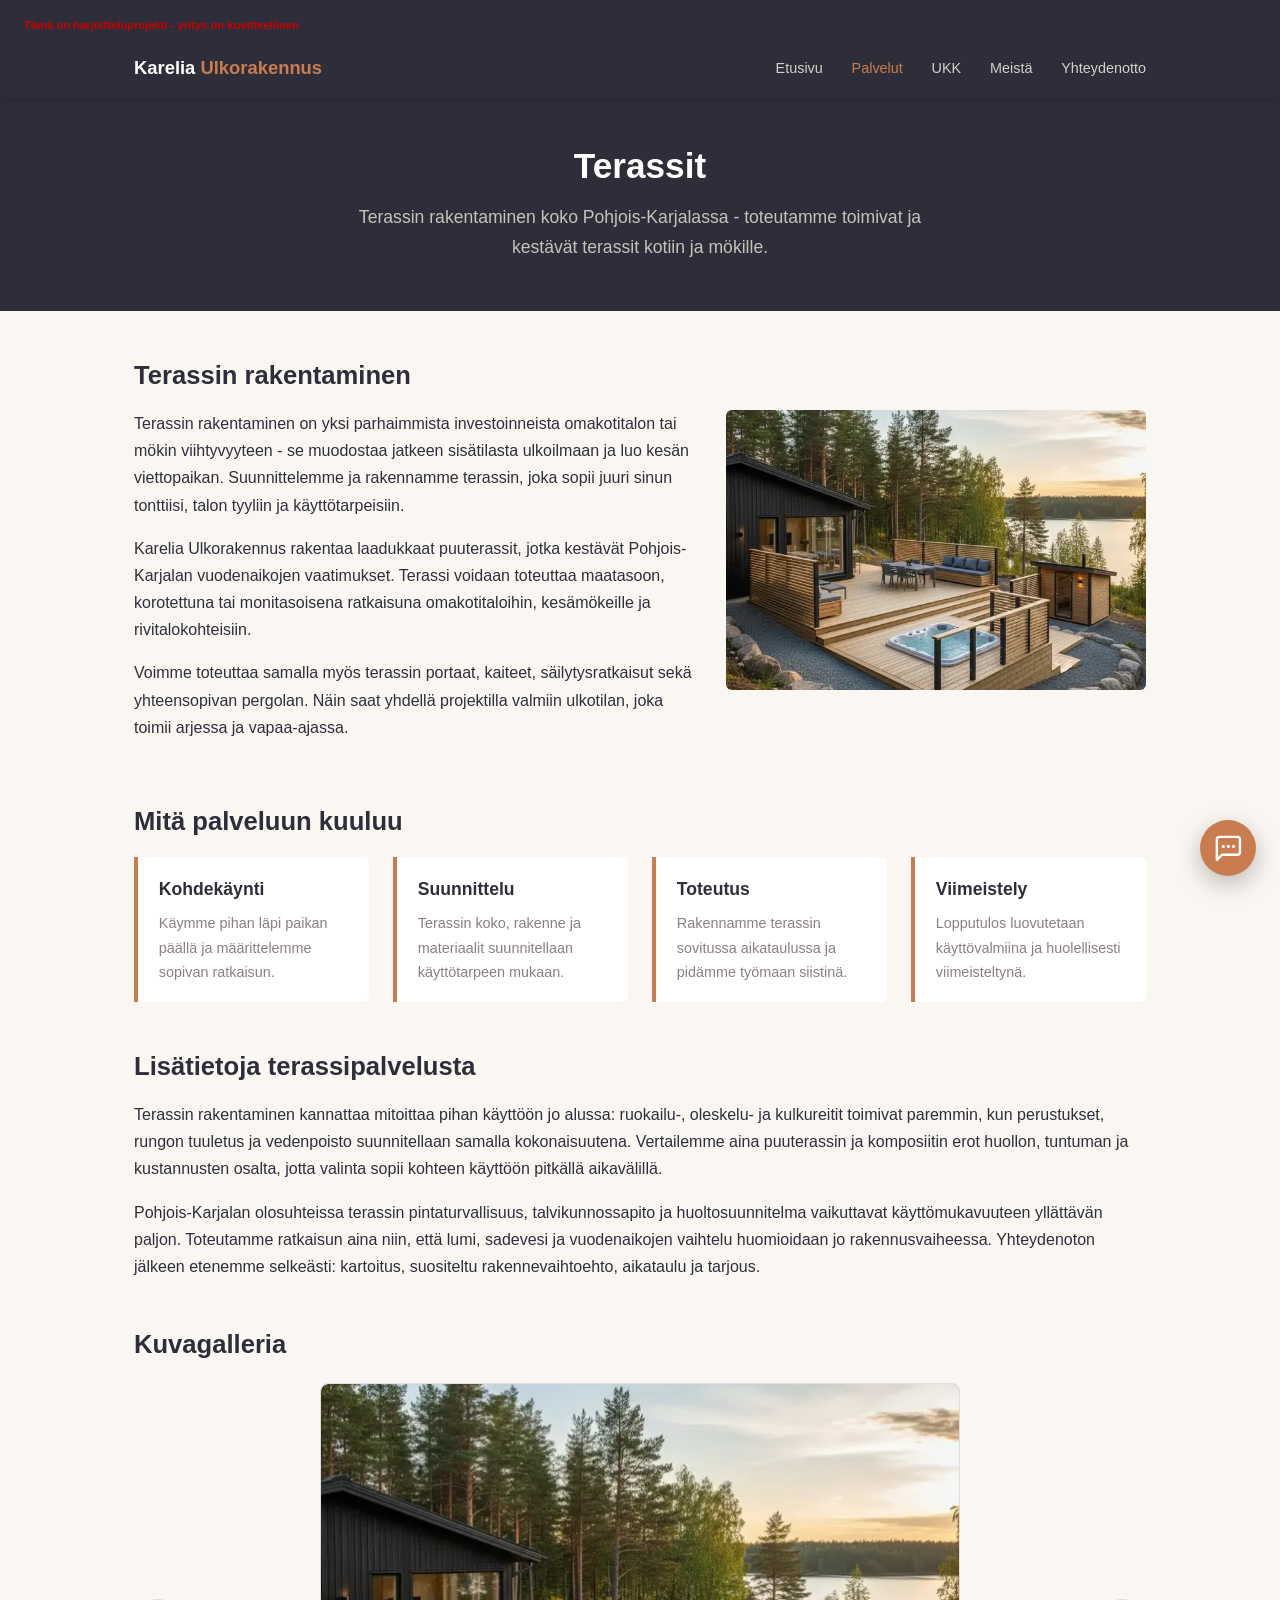
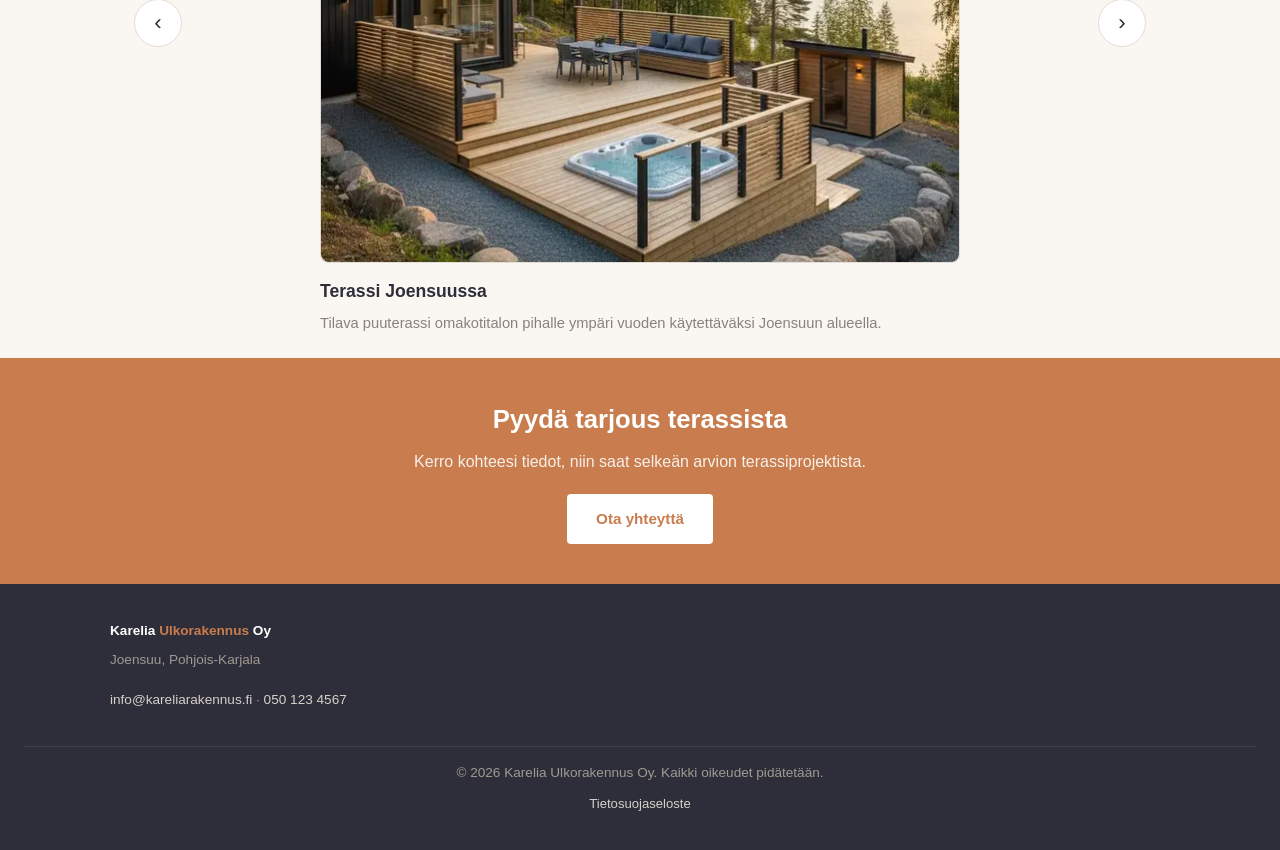
<file: terassit.html>
<!DOCTYPE html>
<html lang="fi">
<head>
  <meta charset="UTF-8">
  <meta name="viewport" content="width=device-width, initial-scale=1.0">
  <title>Terassit – Karelia Ulkorakennus Oy | Joensuu, Pohjois-Karjala</title>
  <meta name="description" content="Terassin rakentaminen Joensuu ja koko Pohjois-Karjala. Terassit omakotitaloihin, mökeille ja rivitalokohteisiin suunnittelusta toteutukseen.">
  <link rel="stylesheet" href="style.css">
  <link rel="icon" type="image/png" sizes="32x32" href="images/favicon/favicon-32x32.png">
  <link rel="icon" type="image/png" sizes="16x16" href="images/favicon/favicon-16x16.png">
  <link rel="apple-touch-icon" href="images/favicon/apple-touch-icon.png">
  <link rel="manifest" href="images/favicon/site.webmanifest">
</head>
<body class="service-page">
  <header>
    <span style="color: #c00; font-weight: bold; font-size: 0.7rem; padding: 1rem 1.5rem 0; display: inline-block;">Tämä on harjoitteluprojekti - yritys on kuvitteellinen</span>
    <div class="header-inner">
      <a class="logo" href="index.html">Karelia <span>Ulkorakennus</span></a>
      <nav aria-label="Päänavigaatio">
        <ul>
          <li><a href="index.html">Etusivu</a></li>
          <li class="has-submenu">
            <span class="nav-parent active">Palvelut</span>
            <div class="submenu">
              <a href="terassit.html" class="active">Terassit</a>
              <a href="pergolat.html">Pergolat</a>
              <a href="piharakennukset.html">Piharakennukset</a>
              <a href="aidat.html">Aidat</a>
              <a href="piharemontit.html">Piharemontit</a>
            </div>
          </li>
          <li><a href="faq.html">UKK</a></li><li><a href="yritys.html">Meistä</a></li>
          <li><a href="yhteydenotto.html">Yhteydenotto</a></li>
        </ul>
      </nav>
      <div class="hamburger" id="hbg" onclick="toggleMenu()"><span></span><span></span><span></span></div>
    </div>
    <div class="mobile-nav" id="mobile-nav">
      <a href="index.html">Etusivu</a>
      <a href="#" class="mobile-nav-parent" onclick="event.preventDefault();document.getElementById('mobile-subnav').classList.toggle('open')">Palvelut</a>
      <div class="mobile-subnav" id="mobile-subnav">
        <a href="terassit.html" class="sub-link active">Terassit</a>
        <a href="pergolat.html" class="sub-link">Pergolat</a>
        <a href="piharakennukset.html" class="sub-link">Piharakennukset</a>
        <a href="aidat.html" class="sub-link">Aidat</a>
        <a href="piharemontit.html" class="sub-link">Piharemontit</a>
      </div>
      <a href="faq.html">UKK</a>
      <a href="yritys.html">Meistä</a>
      <a href="yhteydenotto.html">Yhteydenotto</a>
    </div>
  </header>

  <main>
    <section class="hero" style="padding: 3rem 1.5rem;">
      <div class="container">
        <h1>Terassit</h1>
        <p>Terassin rakentaminen koko Pohjois-Karjalassa - toteutamme toimivat ja kestävät terassit kotiin ja mökille.</p>
      </div>
    </section>

    <section>
      <div class="container">
        <div class="service-flow">
          <h2>Terassin rakentaminen</h2>
          <div class="card-img service-img-inline" style="height:280px; border-radius:6px;"><img src="images/palvelut/terassit/terassi.webp" srcset="mobile-images/palvelut/terassit/terassi.webp 680w, images/palvelut/terassit/terassi.webp 1200w" sizes="(max-width: 680px) 100vw, 50vw" alt="Monitasoinen mökkiterassi Enon alueella, Pohjois-Karjala"></div>
          <p>Terassin rakentaminen on yksi parhaimmista investoinneista omakotitalon tai mökin viihtyvyyteen - se muodostaa jatkeen sisätilasta ulkoilmaan ja luo kesän viettopaikan. Suunnittelemme ja rakennamme terassin, joka sopii juuri sinun tonttiisi, talon tyyliin ja käyttötarpeisiin.</p>
          <p>Karelia Ulkorakennus rakentaa laadukkaat puuterassit, jotka kestävät Pohjois-Karjalan vuodenaikojen vaatimukset. Terassi voidaan toteuttaa maatasoon, korotettuna tai monitasoisena ratkaisuna omakotitaloihin, kesämökeille ja rivitalokohteisiin.</p>
          <p>Voimme toteuttaa samalla myös terassin portaat, kaiteet, säilytysratkaisut sekä yhteensopivan pergolan. Näin saat yhdellä projektilla valmiin ulkotilan, joka toimii arjessa ja vapaa-ajassa.</p>
        </div>
      </div>
    </section>

    <section>
      <div class="container">
        <h2 class="section-title section-title-left">Mitä palveluun kuuluu</h2>
        <div class="info-grid">
          <div class="info-block"><h3>Kohdekäynti</h3><p>Käymme pihan läpi paikan päällä ja määrittelemme sopivan ratkaisun.</p></div>
          <div class="info-block"><h3>Suunnittelu</h3><p>Terassin koko, rakenne ja materiaalit suunnitellaan käyttötarpeen mukaan.</p></div>
          <div class="info-block"><h3>Toteutus</h3><p>Rakennamme terassin sovitussa aikataulussa ja pidämme työmaan siistinä.</p></div>
          <div class="info-block"><h3>Viimeistely</h3><p>Lopputulos luovutetaan käyttövalmiina ja huolellisesti viimeisteltynä.</p></div>
        </div>
      </div>
    </section>

    <section>
      <div class="container">
        <div class="service-seo">
          <h2>Lisätietoja terassipalvelusta</h2>
          <p>Terassin rakentaminen kannattaa mitoittaa pihan käyttöön jo alussa: ruokailu-, oleskelu- ja kulkureitit toimivat paremmin, kun perustukset, rungon tuuletus ja vedenpoisto suunnitellaan samalla kokonaisuutena. Vertailemme aina puuterassin ja komposiitin erot huollon, tuntuman ja kustannusten osalta, jotta valinta sopii kohteen käyttöön pitkällä aikavälillä.</p>
          <p>Pohjois-Karjalan olosuhteissa terassin pintaturvallisuus, talvikunnossapito ja huoltosuunnitelma vaikuttavat käyttömukavuuteen yllättävän paljon. Toteutamme ratkaisun aina niin, että lumi, sadevesi ja vuodenaikojen vaihtelu huomioidaan jo rakennusvaiheessa. Yhteydenoton jälkeen etenemme selkeästi: kartoitus, suositeltu rakennevaihtoehto, aikataulu ja tarjous.</p>
        </div>
      </div>
    </section>

    <section>
      <div class="container">
        <h2>Kuvagalleria</h2>
        <div class="gallery-wrap" data-slider>
          <div class="gallery-slider">
            <button class="gallery-arrow prev" type="button" aria-label="Edellinen kuva">&#8249;</button>
            <div class="gallery-track">
              <figure class="gallery-slide active" data-title="Monitasoinen mökkiterassi – Eno, Pohjois-Karjala" data-desc="Monitasoinen terassi mökkitontilla Enon alueella; suunniteltu korkeuserojen hyödyntämiseen ja kestämään Pohjois-Karjalan sääolosuhteet.">
                <div class="gallery-image"><img src="images/palvelut/terassit/terassi.webp" srcset="mobile-images/palvelut/terassit/terassi.webp 680w, images/palvelut/terassit/terassi.webp 1200w" sizes="(max-width: 680px) 100vw, 50vw" alt="Monitasoinen mökkiterassi Enon alueella, Pohjois-Karjala"></div>
              </figure>
              <figure class="gallery-slide" data-title="Uudisrakennuksen monitasoinen terassi Kolilla" data-desc="Monitasoinen terassi uudiskohteessa Kolin kansallispuiston läheisyydessä; moderni ratkaisu maiseman hyödyntämiseen ja ulkotilojen monipuoliseen käyttöön.">
                <div class="gallery-image"><img src="images/palvelut/terassit/terassi2.webp" srcset="mobile-images/palvelut/terassit/terassi2.webp 680w, images/palvelut/terassit/terassi2.webp 1200w" sizes="(max-width: 680px) 100vw, 50vw" alt="Monitasoinen terassi uudessa talossa Koli kansallispuisto, Pohjois-Karjala"></div>
              </figure>
              <figure class="gallery-slide" data-title="Kaiteellinen terassi vaaramaisemissa" data-desc="Terassi kaiteineen Pohjois-Karjalan vaaramaisemissa; turvallinen ja esteettinen ratkaisu rinteiseen pihaan.">
                <div class="gallery-image"><img src="images/palvelut/terassit/terassi3.webp" srcset="mobile-images/palvelut/terassit/terassi3.webp 680w, images/palvelut/terassit/terassi3.webp 1200w" sizes="(max-width: 680px) 100vw, 50vw" alt="Kaiteellinen terassi Pohjois-Karjalan vaaramaisemissa"></div>
              </figure>
              <figure class="gallery-slide" data-title="Terassin uudistus mökillä – kunnostus ja modernisointi" data-desc="Terassin uudistus mökkikohteessa: vanhan rakenteen korjaus ja päivitys nykyaikaisilla materiaaleilla ja rakenteellisilla parannuksilla.">
                <div class="gallery-image"><img src="images/palvelut/terassit/terassi4.webp" srcset="mobile-images/palvelut/terassit/terassi4.webp 680w, images/palvelut/terassit/terassi4.webp 1200w" sizes="(max-width: 680px) 100vw, 50vw" alt="Terassin uudistus mökillä, remontti ja modernisointi"></div>
              </figure>
              <figure class="gallery-slide" data-title="Mökkiterassi metsän rauhassa – luonnonläheinen oleskelu" data-desc="Luonnonläheinen mökkiterassi metsän reunassa; rauhallinen oleskelupaikka ja maiseman arvostamiseen tarkoitettu ratkaisu.">
                <div class="gallery-image"><img src="images/palvelut/terassit/terassi5.webp" srcset="mobile-images/palvelut/terassit/terassi5.webp 680w, images/palvelut/terassit/terassi5.webp 1200w" sizes="(max-width: 680px) 100vw, 50vw" alt="Mökkiterassi metsän rauhassa, luonnonläheinen oleskelu"></div>
              </figure>
              <figure class="gallery-slide" data-title="Terassin remontti – korjaus ja viimeistely" data-desc="Terassin remontti: lahovaurioiden korjaus, rakenneparannukset ja pintakäsittely kestävän lopputuloksen saavuttamiseksi.">
                <div class="gallery-image"><img src="images/palvelut/terassit/terassi6.webp" srcset="mobile-images/palvelut/terassit/terassi6.webp 680w, images/palvelut/terassit/terassi6.webp 1200w" sizes="(max-width: 680px) 100vw, 50vw" alt="Terassin remontti ja kunnostus, Pohjois-Karjala"></div>
              </figure>
            </div>
            <button class="gallery-arrow next" type="button" aria-label="Seuraava kuva">&#8250;</button>
          </div>
          <div class="gallery-info">
            <h3>Terassi Joensuussa</h3>
            <p>Tilava puuterassi omakotitalon pihalle ympäri vuoden käytettäväksi Joensuun alueella.</p>
          </div>
        </div>
      </div>
    </section>

    <div class="strip">
      <div class="container">
        <h2>Pyydä tarjous terassista</h2>
        <p>Kerro kohteesi tiedot, niin saat selkeän arvion terassiprojektista.</p>
        <a href="yhteydenotto.html?aihe=terassi" class="btn">Ota yhteyttä</a>
      </div>
    </div>
  </main>

  <footer>
    <div class="footer-inner"><div><div class="footer-brand">Karelia <span>Ulkorakennus</span> Oy</div><p style="margin-top:.4rem;">Joensuu, Pohjois-Karjala</p><p><a href="mailto:info@kareliarakennus.fi">info@kareliarakennus.fi</a> · <a href="tel:+358501234567">050 123 4567</a></p></div></div>
    <div class="footer-copy">&copy; 2026 Karelia Ulkorakennus Oy. Kaikki oikeudet pidätetään.</div>
    <div class="footer-privacy"><a href="tietosuoja.html">Tietosuojaseloste</a></div>
  </footer>

  <script>
    function toggleMenu() {
      document.getElementById('hbg').classList.toggle('open');
      document.getElementById('mobile-nav').classList.toggle('open');
    }

    function initGallerySliders() {
      document.querySelectorAll('[data-slider]').forEach(function (sliderRoot) {
        const slides = sliderRoot.querySelectorAll('.gallery-slide');
        const prev = sliderRoot.querySelector('.gallery-arrow.prev');
        const next = sliderRoot.querySelector('.gallery-arrow.next');
        const track = sliderRoot.querySelector('.gallery-track');
        const infoTitle = sliderRoot.querySelector('.gallery-info h3');
        const infoText = sliderRoot.querySelector('.gallery-info p');

        if (!slides.length || !prev || !next || !track || !infoTitle || !infoText) return;

        let current = 0;
        let startX = 0;
        let isDown = false;
        const threshold = 50;

        const render = function () {
          slides.forEach(function (slide, idx) {
            slide.classList.toggle('active', idx === current);
          });
          infoTitle.textContent = slides[current].dataset.title || '';
          infoText.textContent = slides[current].dataset.desc || '';
        };

        const prevSlide = function () {
          current = (current - 1 + slides.length) % slides.length;
          render();
        };

        const nextSlide = function () {
          current = (current + 1) % slides.length;
          render();
        };

        prev.addEventListener('click', prevSlide);
        next.addEventListener('click', nextSlide);

        track.addEventListener('dragstart', function (e) {
          e.preventDefault();
        });

        track.addEventListener('mousedown', function (e) {
          isDown = true;
          startX = e.clientX;
          track.classList.add('dragging');
        });

        window.addEventListener('mouseup', function (e) {
          if (!isDown) return;
          const delta = e.clientX - startX;
          isDown = false;
          track.classList.remove('dragging');
          if (Math.abs(delta) >= threshold) {
            if (delta > 0) prevSlide();
            else nextSlide();
          }
        });

        track.addEventListener('mouseleave', function () {
          if (!isDown) return;
          isDown = false;
          track.classList.remove('dragging');
        });

        track.addEventListener('touchstart', function (e) {
          startX = e.touches[0].clientX;
        }, { passive: true });

        track.addEventListener('touchend', function (e) {
          const delta = e.changedTouches[0].clientX - startX;
          if (Math.abs(delta) >= threshold) {
            if (delta > 0) prevSlide();
            else nextSlide();
          }
        });
      });
    }

    document.addEventListener('DOMContentLoaded', initGallerySliders);
  </script>
  <script src="chatbot.js"></script>
</body>
</html>
</file>
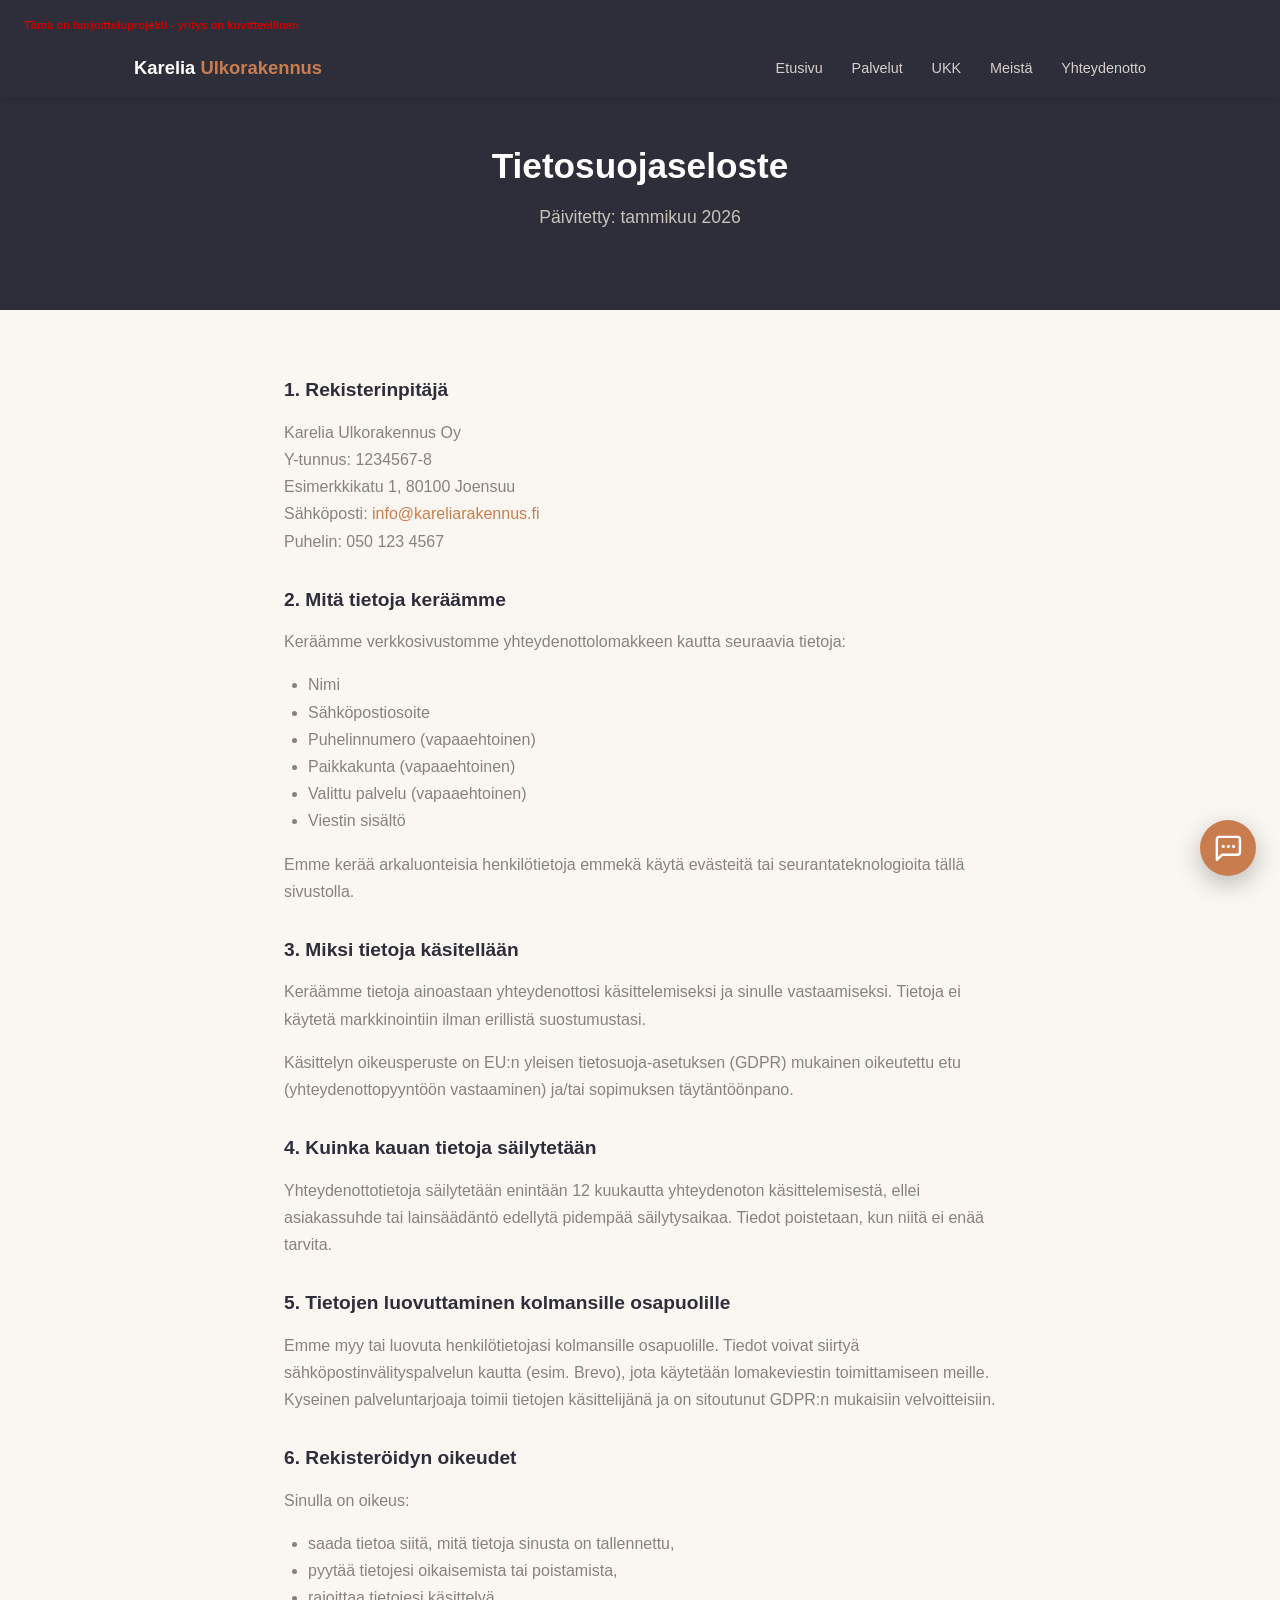
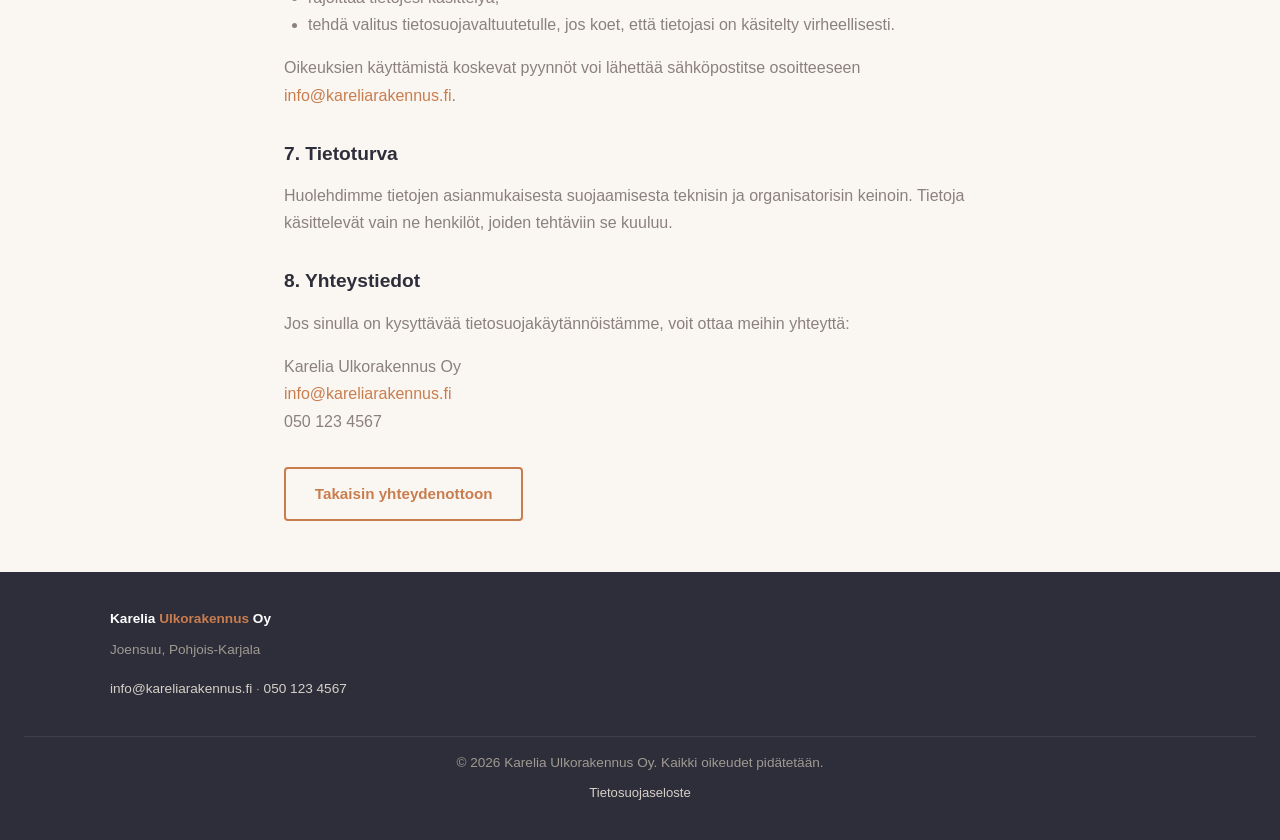
<file: tietosuoja.html>
<!DOCTYPE html>
<html lang="fi">
<head>
  <meta charset="UTF-8">
  <meta name="viewport" content="width=device-width, initial-scale=1.0">
  <title>Tietosuojaseloste – Karelia Ulkorakennus Oy</title>
  <meta name="description" content="Karelia Ulkorakennus Oy:n tietosuojaseloste. Kuvaus siitä, mitä tietoja keräämme yhteydenottolomakkeen kautta ja miten niitä käsitellään.">
  <link rel="stylesheet" href="style.css">
  <link rel="icon" type="image/png" sizes="32x32" href="images/favicon/favicon-32x32.png">
  <link rel="icon" type="image/png" sizes="16x16" href="images/favicon/favicon-16x16.png">
  <link rel="apple-touch-icon" href="images/favicon/apple-touch-icon.png">
  <link rel="manifest" href="images/favicon/site.webmanifest">
</head>
<body>

  <header>
    <span style="color: #c00; font-weight: bold; font-size: 0.7rem; padding: 1rem 1.5rem 0; display: inline-block;">Tämä on harjoitteluprojekti - yritys on kuvitteellinen</span>
    <div class="header-inner">
      <a class="logo" href="index.html">Karelia <span>Ulkorakennus</span></a>
      <nav aria-label="Päänavigaatio">
        <ul>
          <li><a href="index.html">Etusivu</a></li>
          <li class="has-submenu">
            <span class="nav-parent">Palvelut</span>
            <div class="submenu">
              <a href="terassit.html">Terassit</a>
              <a href="pergolat.html">Pergolat</a>
              <a href="piharakennukset.html">Piharakennukset</a>
              <a href="aidat.html">Aidat</a>
              <a href="piharemontit.html">Piharemontit</a>
            </div>
          </li>
          <li><a href="faq.html">UKK</a></li><li><a href="yritys.html">Meistä</a></li>
          <li><a href="yhteydenotto.html">Yhteydenotto</a></li>
        </ul>
      </nav>
      <div class="hamburger" id="hbg" onclick="toggleMenu()">
        <span></span><span></span><span></span>
      </div>
    </div>
    <div class="mobile-nav" id="mobile-nav">
      <a href="index.html">Etusivu</a>
      <a href="#" class="mobile-nav-parent" onclick="event.preventDefault();document.getElementById('mobile-subnav').classList.toggle('open')">Palvelut</a>
      <div class="mobile-subnav" id="mobile-subnav">
        <a href="terassit.html" class="sub-link">Terassit</a>
        <a href="pergolat.html" class="sub-link">Pergolat</a>
        <a href="piharakennukset.html" class="sub-link">Piharakennukset</a>
        <a href="aidat.html" class="sub-link">Aidat</a>
        <a href="piharemontit.html" class="sub-link">Piharemontit</a>
      </div>
      <a href="faq.html">UKK</a>
      <a href="yritys.html">Meistä</a>
      <a href="yhteydenotto.html">Yhteydenotto</a>
    </div>
  </header>

  <main>

    <section class="hero" style="padding: 3rem 1.5rem;">
      <div class="container">
        <h1>Tietosuojaseloste</h1>
        <p>Päivitetty: tammikuu 2026</p>
      </div>
    </section>

    <section>
      <div class="container prose" style="max-width: 760px;">

        <h2>1. Rekisterinpitäjä</h2>
        <p>
          Karelia Ulkorakennus Oy<br>
          Y-tunnus: 1234567-8<br>
          Esimerkkikatu 1, 80100 Joensuu<br>
          Sähköposti: <a href="mailto:info@kareliarakennus.fi">info@kareliarakennus.fi</a><br>
          Puhelin: 050 123 4567
        </p>

        <h2>2. Mitä tietoja keräämme</h2>
        <p>Keräämme verkkosivustomme yhteydenottolomakkeen kautta seuraavia tietoja:</p>
        <ul>
          <li>Nimi</li>
          <li>Sähköpostiosoite</li>
          <li>Puhelinnumero (vapaaehtoinen)</li>
          <li>Paikkakunta (vapaaehtoinen)</li>
          <li>Valittu palvelu (vapaaehtoinen)</li>
          <li>Viestin sisältö</li>
        </ul>
        <p>Emme kerää arkaluonteisia henkilötietoja emmekä käytä evästeitä tai seurantateknologioita tällä sivustolla.</p>

        <h2>3. Miksi tietoja käsitellään</h2>
        <p>Keräämme tietoja ainoastaan yhteydenottosi käsittelemiseksi ja sinulle vastaamiseksi. Tietoja ei käytetä markkinointiin ilman erillistä suostumustasi.</p>
        <p>Käsittelyn oikeusperuste on EU:n yleisen tietosuoja-asetuksen (GDPR) mukainen oikeutettu etu (yhteydenottopyyntöön vastaaminen) ja/tai sopimuksen täytäntöönpano.</p>

        <h2>4. Kuinka kauan tietoja säilytetään</h2>
        <p>Yhteydenottotietoja säilytetään enintään 12 kuukautta yhteydenoton käsittelemisestä, ellei asiakassuhde tai lainsäädäntö edellytä pidempää säilytysaikaa. Tiedot poistetaan, kun niitä ei enää tarvita.</p>

        <h2>5. Tietojen luovuttaminen kolmansille osapuolille</h2>
        <p>Emme myy tai luovuta henkilötietojasi kolmansille osapuolille. Tiedot voivat siirtyä sähköpostinvälityspalvelun kautta (esim. Brevo), jota käytetään lomakeviestin toimittamiseen meille. Kyseinen palveluntarjoaja toimii tietojen käsittelijänä ja on sitoutunut GDPR:n mukaisiin velvoitteisiin.</p>

        <h2>6. Rekisteröidyn oikeudet</h2>
        <p>Sinulla on oikeus:</p>
        <ul>
          <li>saada tietoa siitä, mitä tietoja sinusta on tallennettu,</li>
          <li>pyytää tietojesi oikaisemista tai poistamista,</li>
          <li>rajoittaa tietojesi käsittelyä,</li>
          <li>tehdä valitus tietosuojavaltuutetulle, jos koet, että tietojasi on käsitelty virheellisesti.</li>
        </ul>
        <p>Oikeuksien käyttämistä koskevat pyynnöt voi lähettää sähköpostitse osoitteeseen <a href="mailto:info@kareliarakennus.fi">info@kareliarakennus.fi</a>.</p>

        <h2>7. Tietoturva</h2>
        <p>Huolehdimme tietojen asianmukaisesta suojaamisesta teknisin ja organisatorisin keinoin. Tietoja käsittelevät vain ne henkilöt, joiden tehtäviin se kuuluu.</p>

        <h2>8. Yhteystiedot</h2>
        <p>Jos sinulla on kysyttävää tietosuojakäytännöistämme, voit ottaa meihin yhteyttä:</p>
        <p>
          Karelia Ulkorakennus Oy<br>
          <a href="mailto:info@kareliarakennus.fi">info@kareliarakennus.fi</a><br>
          050 123 4567
        </p>

        <p style="margin-top: 2rem;">
          <a href="yhteydenotto.html" class="btn btn-outline">Takaisin yhteydenottoon</a>
        </p>

      </div>
    </section>

  </main>

  <footer>
    <div class="footer-inner">
      <div>
        <div class="footer-brand">Karelia <span>Ulkorakennus</span> Oy</div>
        <p style="margin-top:0.5rem;">Joensuu, Pohjois-Karjala</p>
        <p><a href="mailto:info@kareliarakennus.fi">info@kareliarakennus.fi</a> · <a href="tel:+358501234567">050 123 4567</a></p>
      </div>
    </div>
    <div class="footer-copy">
      &copy; 2026 Karelia Ulkorakennus Oy. Kaikki oikeudet pidätetään.
    </div>
    <div class="footer-privacy"><a href="tietosuoja.html">Tietosuojaseloste</a></div>
  </footer>

  <script>
    function toggleMenu() {
      document.getElementById('hbg').classList.toggle('open');
      document.getElementById('mobile-nav').classList.toggle('open');
    }
  </script>

  <script src="chatbot.js"></script>
</body>
</html>
</file>
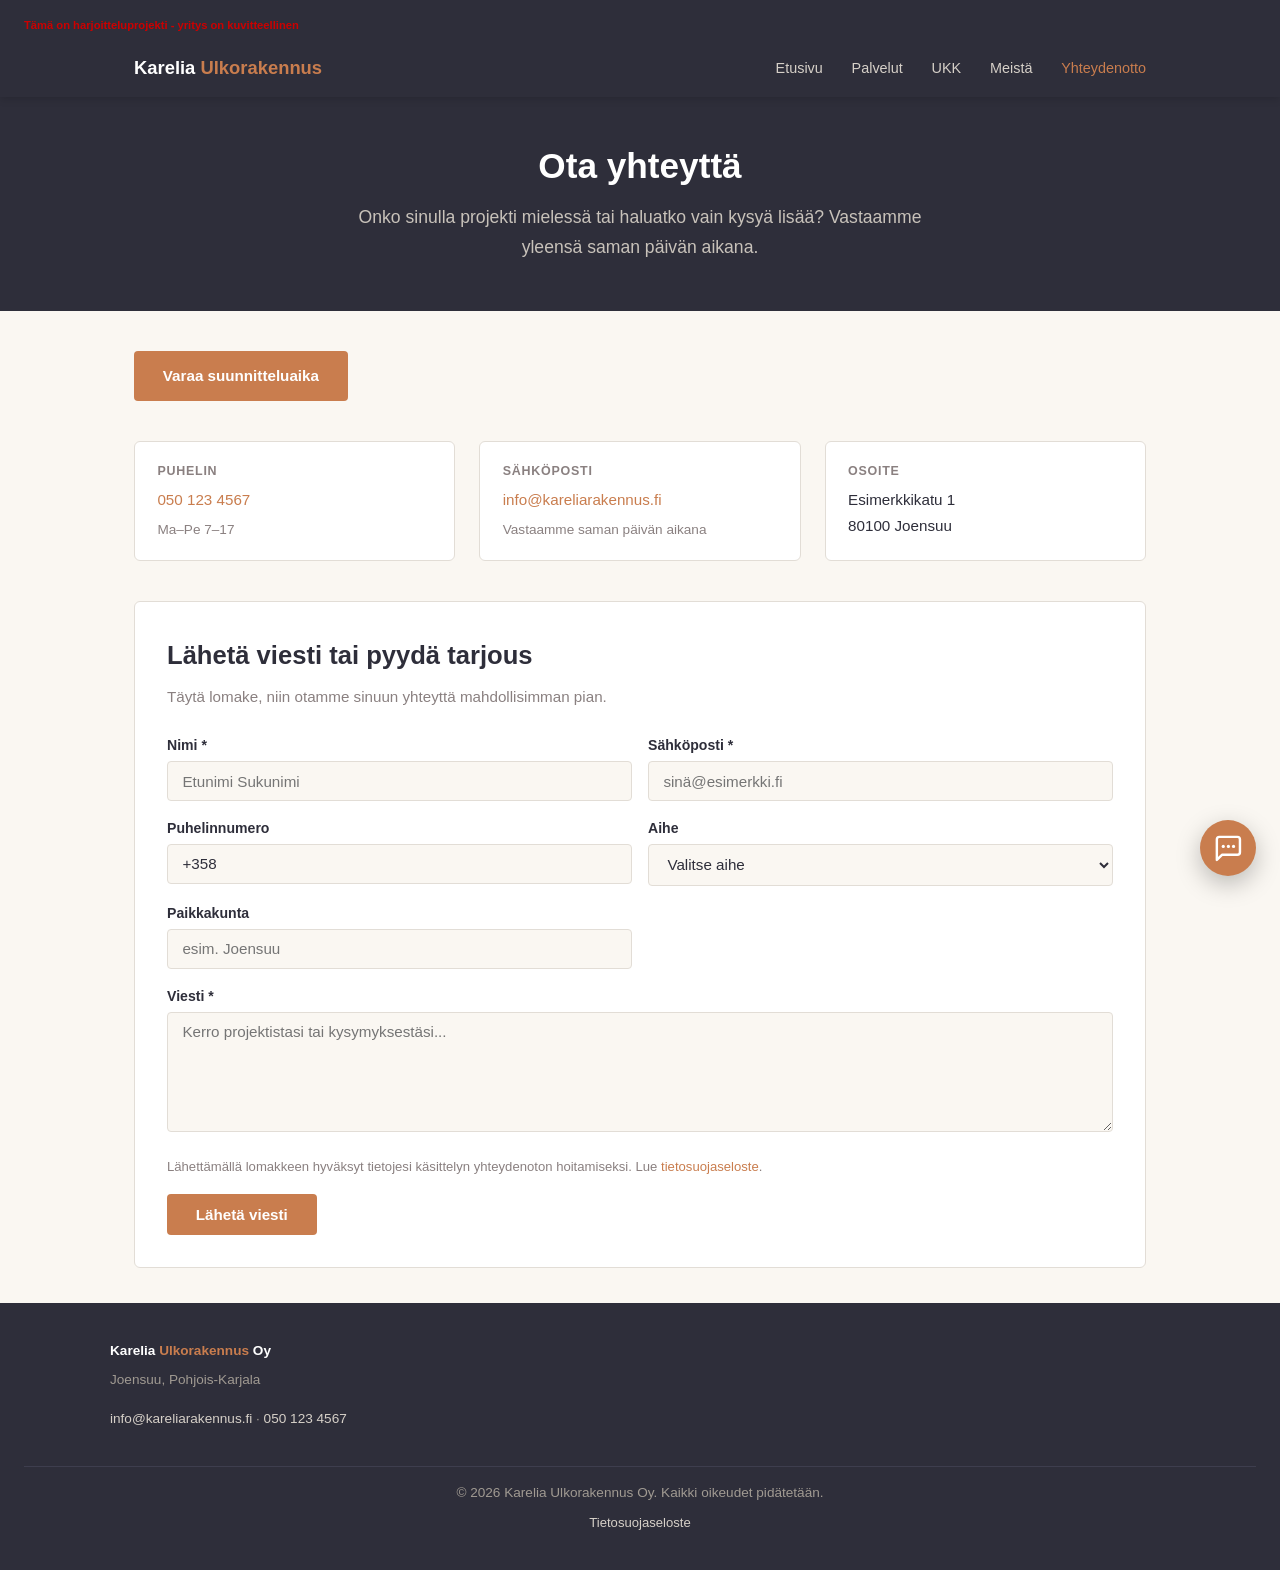
<file: yhteydenotto.html>
<!DOCTYPE html>
<html lang="fi">
<head>
  <meta charset="UTF-8">
  <meta name="viewport" content="width=device-width, initial-scale=1.0">
  <title>Yhteydenotto – Karelia Ulkorakennus Oy | Joensuu</title>
  <meta name="description" content="Ota yhteyttä Karelia Ulkorakennus Oy:hyn. Pyydä tarjous terassista, pergolasta, piharakennuksesta tai piharemontista Joensuussa ja Pohjois-Karjalassa.">
  <link rel="stylesheet" href="style.css">
  <link rel="icon" type="image/png" sizes="32x32" href="images/favicon/favicon-32x32.png">
  <link rel="icon" type="image/png" sizes="16x16" href="images/favicon/favicon-16x16.png">
  <link rel="apple-touch-icon" href="images/favicon/apple-touch-icon.png">
  <link rel="manifest" href="images/favicon/site.webmanifest">
</head>
<body class="hero-equal">

  <header>
    <span style="color: #c00; font-weight: bold; font-size: 0.7rem; padding: 1rem 1.5rem 0; display: inline-block;">Tämä on harjoitteluprojekti - yritys on kuvitteellinen</span>
    <div class="header-inner">
      <a class="logo" href="index.html">Karelia <span>Ulkorakennus</span></a>
      <nav aria-label="Päänavigaatio">
        <ul>
          <li><a href="index.html">Etusivu</a></li>
          <li class="has-submenu">
            <span class="nav-parent">Palvelut</span>
            <div class="submenu">
              <a href="terassit.html">Terassit</a>
              <a href="pergolat.html">Pergolat</a>
              <a href="piharakennukset.html">Piharakennukset</a>
              <a href="aidat.html">Aidat</a>
              <a href="piharemontit.html">Piharemontit</a>
            </div>
          </li>
          <li><a href="faq.html">UKK</a></li><li><a href="yritys.html">Meistä</a></li>
          <li><a href="yhteydenotto.html" class="active">Yhteydenotto</a></li>
        </ul>
      </nav>
      <div class="hamburger" id="hbg" onclick="toggleMenu()">
        <span></span><span></span><span></span>
      </div>
    </div>
    <div class="mobile-nav" id="mobile-nav">
      <a href="index.html">Etusivu</a>
      <a href="#" class="mobile-nav-parent" onclick="event.preventDefault();document.getElementById('mobile-subnav').classList.toggle('open')">Palvelut</a>
      <div class="mobile-subnav" id="mobile-subnav">
        <a href="terassit.html" class="sub-link">Terassit</a>
        <a href="pergolat.html" class="sub-link">Pergolat</a>
        <a href="piharakennukset.html" class="sub-link">Piharakennukset</a>
        <a href="aidat.html" class="sub-link">Aidat</a>
        <a href="piharemontit.html" class="sub-link">Piharemontit</a>
      </div>
      <a href="faq.html">UKK</a>
      <a href="yritys.html">Meistä</a>
      <a href="yhteydenotto.html" class="active">Yhteydenotto</a>
    </div>
  </header>

  <main>

    <section class="hero" style="padding: 3rem 1.5rem;">
      <div class="container">
        <h1>Ota yhteyttä</h1>
        <p>Onko sinulla projekti mielessä tai haluatko vain kysyä lisää? Vastaamme yleensä saman päivän aikana.</p>
      </div>
    </section>

    <section style="padding:2.5rem 0;">
      <div class="container">
        <a href="ajanvaraus.html" class="btn">Varaa suunnitteluaika</a>
      </div>
    </section>

    <section style="padding-top:0;">
      <div class="container">

        <!-- Contact detail cards -->
        <div class="contact-details-row">
          <div class="contact-card">
            <div class="label">Puhelin</div>
            <p><a href="tel:+358501234567">050 123 4567</a></p>
            <p style="color:var(--support); font-size:.85rem; margin-top:.3rem;">Ma–Pe 7–17</p>
          </div>
          <div class="contact-card">
            <div class="label">Sähköposti</div>
            <p><a href="mailto:info@kareliarakennus.fi">info@kareliarakennus.fi</a></p>
            <p style="color:var(--support); font-size:.85rem; margin-top:.3rem;">Vastaamme saman päivän aikana</p>
          </div>
          <div class="contact-card">
            <div class="label">Osoite</div>
            <p>Esimerkkikatu 1<br>80100 Joensuu</p>
          </div>
        </div>

        <!-- Full-width form -->
        <div class="full-form">
          <h2 style="margin-bottom:.4rem;">Lähetä viesti tai pyydä tarjous</h2>
          <p style="color:var(--support); margin-bottom:1.5rem; font-size:.95rem;">Täytä lomake, niin otamme sinuun yhteyttä mahdollisimman pian.</p>

          <div id="form-status" style="display:none; padding:.9rem 1.2rem; border-radius:4px; margin-bottom:1.5rem;"></div>

          <form action="lomake.php" method="POST" novalidate>
            <div class="form-grid">
              <div class="form-group">
                <label for="nimi">Nimi *</label>
                <input type="text" id="nimi" name="nimi" required placeholder="Etunimi Sukunimi" autocomplete="name">
              </div>
              <div class="form-group">
                <label for="email">Sähköposti *</label>
                <input type="email" id="email" name="email" required placeholder="sinä@esimerkki.fi" autocomplete="email">
              </div>
              <div class="form-group">
                <label for="puhelin">Puhelinnumero</label>
                <input type="tel" id="puhelin" name="puhelin" value="+358" autocomplete="tel">
              </div>
              <div class="form-group">
                <label for="palvelu">Aihe</label>
                <select id="palvelu" name="palvelu">
                  <option value="">Valitse aihe</option>
                  <option value="terassi">Terassi</option>
                  <option value="pergola">Pergola</option>
                  <option value="piharakennus">Piharakennus</option>
                  <option value="aita">Aita</option>
                  <option value="piharemontti">Piharemontti</option>
                  <option value="muu">Muu</option>
                </select>
              </div>
              <div class="form-group">
                <label for="sijainti">Paikkakunta</label>
                <input type="text" id="sijainti" name="sijainti" placeholder="esim. Joensuu">
              </div>
              <div class="form-group full">
                <label for="viesti">Viesti *</label>
                <textarea id="viesti" name="viesti" required placeholder="Kerro projektistasi tai kysymyksestäsi..."></textarea>
              </div>
              <div class="full">
                <p style="font-size:.82rem; color:var(--support); margin-bottom:1rem;">
                  Lähettämällä lomakkeen hyväksyt tietojesi käsittelyn yhteydenoton hoitamiseksi.
                  Lue <a href="tietosuoja.html">tietosuojaseloste</a>.
                </p>
                <button type="submit" class="btn">Lähetä viesti</button>
              </div>
            </div>
          </form>
        </div>

      </div>
    </section>

  </main>

  <footer>
    <div class="footer-inner">
      <div>
        <div class="footer-brand">Karelia <span>Ulkorakennus</span> Oy</div>
        <p style="margin-top:.4rem;">Joensuu, Pohjois-Karjala</p>
        <p><a href="mailto:info@kareliarakennus.fi">info@kareliarakennus.fi</a> · <a href="tel:+358501234567">050 123 4567</a></p>
      </div>
    </div>
    <div class="footer-copy">&copy; 2026 Karelia Ulkorakennus Oy. Kaikki oikeudet pidätetään.</div>
    <div class="footer-privacy"><a href="tietosuoja.html">Tietosuojaseloste</a></div>
  </footer>

  <script>
    function toggleMenu() {
      document.getElementById('hbg').classList.toggle('open');
      document.getElementById('mobile-nav').classList.toggle('open');
    }

    function preselectAiheFromUrl() {
      const allowed = ['terassi', 'pergola', 'piharakennus', 'aita', 'piharemontti', 'muu'];
      const params = new URLSearchParams(window.location.search);
      const aihe = params.get('aihe');
      const select = document.getElementById('palvelu');

      if (!select || !aihe || !allowed.includes(aihe)) return;
      select.value = aihe;
    }

    function renderFormStatusFromUrl() {
      const params = new URLSearchParams(window.location.search);
      const statusEl = document.getElementById('form-status');
      if (!statusEl) return;

      const kiitos = params.get('kiitos');
      const virhe = params.get('virhe');

      if (kiitos === '1') {
        statusEl.style.display = 'block';
        statusEl.style.background = '#e8f5e9';
        statusEl.style.border = '1px solid #a5d6a7';
        statusEl.style.color = '#2e7d32';
        statusEl.style.fontWeight = '600';
        statusEl.textContent = '✓ Kiitos yhteydenotostasi! Otamme sinuun yhteyttä pian.';
        return;
      }

      if (virhe) {
        statusEl.style.display = 'block';
        statusEl.style.background = '#fdecea';
        statusEl.style.border = '1px solid #f5c6cb';
        statusEl.style.color = '#b71c1c';
        statusEl.style.fontWeight = '400';
        statusEl.textContent = virhe;
      }
    }

    function setupPhonePrefixCursor() {
      const phoneInput = document.getElementById('puhelin');
      if (!phoneInput) return;

      const moveCursorToEnd = function () {
        if (!phoneInput.value) return;
        const endPos = phoneInput.value.length;
        setTimeout(function () {
          phoneInput.setSelectionRange(endPos, endPos);
        }, 0);
      };

      phoneInput.addEventListener('focus', moveCursorToEnd);
      phoneInput.addEventListener('click', moveCursorToEnd);
    }

    document.addEventListener('DOMContentLoaded', function () {
      preselectAiheFromUrl();
      renderFormStatusFromUrl();
      setupPhonePrefixCursor();
    });
  </script>

  <script src="chatbot.js"></script>
</body>
</html>
</file>
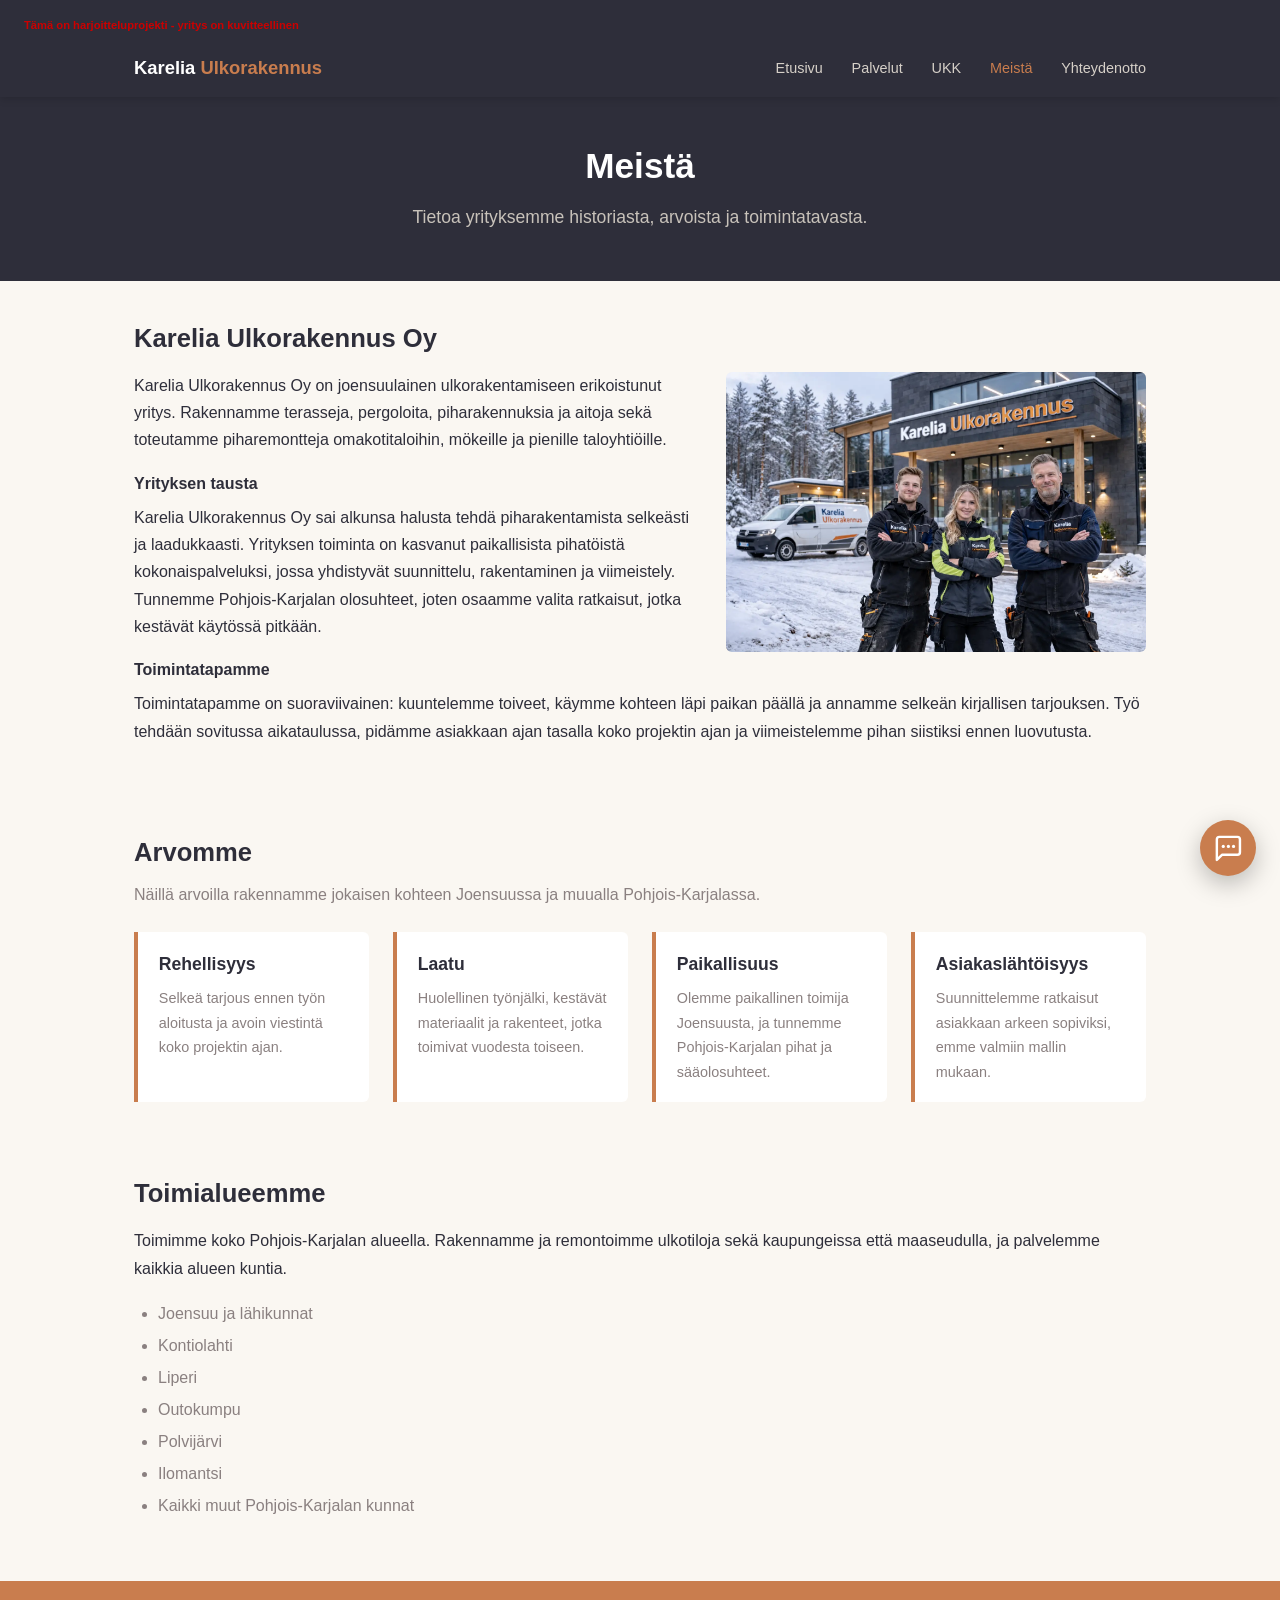
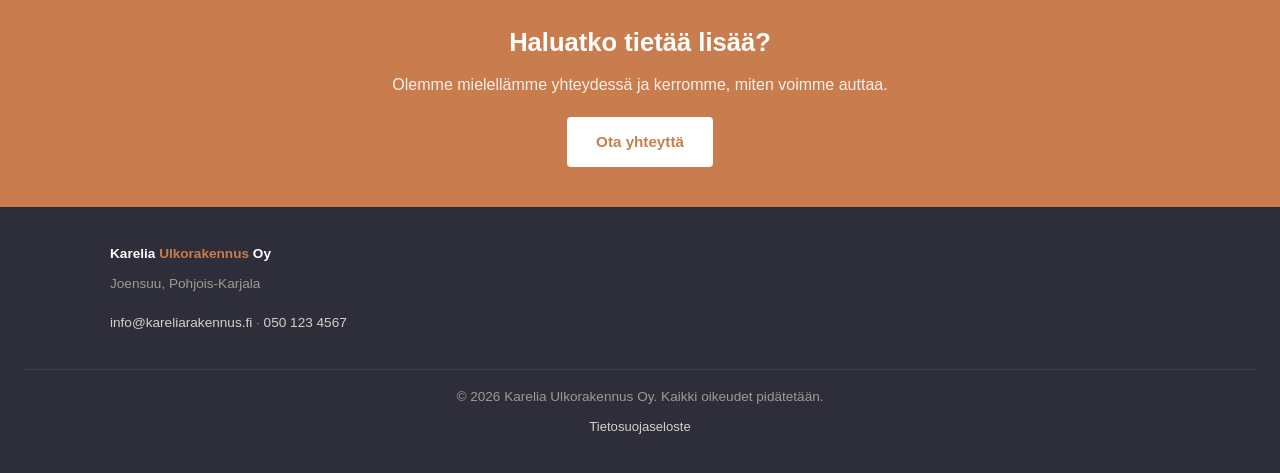
<file: yritys.html>
<!DOCTYPE html>
<html lang="fi">
<head>
  <meta charset="UTF-8">
  <meta name="viewport" content="width=device-width, initial-scale=1.0">
  <title>Meistä – Karelia Ulkorakennus Oy | Joensuu, Pohjois-Karjala</title>
  <meta name="description" content="Tutustu Karelia Ulkorakennus Oy:hyn: yrityksen historia, arvot ja toimintatapa. Paikallinen ulkorakentaja Joensuussa, Kontiolahdella, Liperissä, Polvijärvellä ja koko Pohjois-Karjalassa.">
  <link rel="stylesheet" href="style.css">
  <link rel="icon" type="image/png" sizes="32x32" href="images/favicon/favicon-32x32.png">
  <link rel="icon" type="image/png" sizes="16x16" href="images/favicon/favicon-16x16.png">
  <link rel="apple-touch-icon" href="images/favicon/apple-touch-icon.png">
  <link rel="manifest" href="images/favicon/site.webmanifest">
</head>
<body class="hero-equal">

  <header>
    <span style="color: #c00; font-weight: bold; font-size: 0.7rem; padding: 1rem 1.5rem 0; display: inline-block;">Tämä on harjoitteluprojekti - yritys on kuvitteellinen</span>
    <div class="header-inner">
      <a class="logo" href="index.html">Karelia <span>Ulkorakennus</span></a>
      <nav aria-label="Päänavigaatio">
        <ul>
          <li><a href="index.html">Etusivu</a></li>
          <li class="has-submenu">
            <span class="nav-parent">Palvelut</span>
            <div class="submenu">
              <a href="terassit.html">Terassit</a>
              <a href="pergolat.html">Pergolat</a>
              <a href="piharakennukset.html">Piharakennukset</a>
              <a href="aidat.html">Aidat</a>
              <a href="piharemontit.html">Piharemontit</a>
            </div>
          </li>
          <li><a href="faq.html">UKK</a></li><li><a href="yritys.html" class="active">Meistä</a></li>
          <li><a href="yhteydenotto.html">Yhteydenotto</a></li>
        </ul>
      </nav>
      <div class="hamburger" id="hbg" onclick="toggleMenu()">
        <span></span><span></span><span></span>
      </div>
    </div>
    <div class="mobile-nav" id="mobile-nav">
      <a href="index.html">Etusivu</a>
      <a href="#" class="mobile-nav-parent" onclick="event.preventDefault();document.getElementById('mobile-subnav').classList.toggle('open')">Palvelut</a>
      <div class="mobile-subnav" id="mobile-subnav">
        <a href="terassit.html" class="sub-link">Terassit</a>
        <a href="pergolat.html" class="sub-link">Pergolat</a>
        <a href="piharakennukset.html" class="sub-link">Piharakennukset</a>
        <a href="aidat.html" class="sub-link">Aidat</a>
        <a href="piharemontit.html" class="sub-link">Piharemontit</a>
      </div>
      <a href="faq.html">UKK</a>
      <a href="yritys.html" class="active">Meistä</a>
      <a href="yhteydenotto.html">Yhteydenotto</a>
    </div>
  </header>

  <main>

    <section class="hero" style="padding: 3rem 1.5rem;">
      <div class="container">
        <h1>Meistä</h1>
        <p>Tietoa yrityksemme historiasta, arvoista ja toimintatavasta.</p>
      </div>
    </section>

    <section>
      <div class="container">
        <div class="about-flow">
          <h2>Karelia Ulkorakennus Oy</h2>
          <div class="about-img about-img-inline">
            <picture>
              <source media="(max-width: 680px)" srcset="mobile-images/team.webp">
              <img src="images/team.webp" alt="Karelia Ulkorakennuksen tiimi yritysrakennuksen edustalla Joensuussa">
            </picture>
          </div>
          <p class="about-lead">Karelia Ulkorakennus Oy on joensuulainen ulkorakentamiseen erikoistunut yritys. Rakennamme terasseja, pergoloita, piharakennuksia ja aitoja sekä toteutamme piharemontteja omakotitaloihin, mökeille ja pienille taloyhtiöille.</p>
          <h3 class="about-subtitle">Yrityksen tausta</h3>
          <p>Karelia Ulkorakennus Oy sai alkunsa halusta tehdä piharakentamista selkeästi ja laadukkaasti. Yrityksen toiminta on kasvanut paikallisista pihatöistä kokonaispalveluksi, jossa yhdistyvät suunnittelu, rakentaminen ja viimeistely. Tunnemme Pohjois-Karjalan olosuhteet, joten osaamme valita ratkaisut, jotka kestävät käytössä pitkään.</p>
          <h3 class="about-subtitle about-clear">Toimintatapamme</h3>
          <p class="about-clear">Toimintatapamme on suoraviivainen: kuuntelemme toiveet, käymme kohteen läpi paikan päällä ja annamme selkeän kirjallisen tarjouksen. Työ tehdään sovitussa aikataulussa, pidämme asiakkaan ajan tasalla koko projektin ajan ja viimeistelemme pihan siistiksi ennen luovutusta.</p>
        </div>
      </div>
    </section>

    <section>
      <div class="container">
        <h2 class="section-title section-title-left">Arvomme</h2>
        <p class="section-sub section-sub-left">Näillä arvoilla rakennamme jokaisen kohteen Joensuussa ja muualla Pohjois-Karjalassa.</p>
        <div class="info-grid">
          <div class="info-block"><h3>Rehellisyys</h3><p>Selkeä tarjous ennen työn aloitusta ja avoin viestintä koko projektin ajan.</p></div>
          <div class="info-block"><h3>Laatu</h3><p>Huolellinen työnjälki, kestävät materiaalit ja rakenteet, jotka toimivat vuodesta toiseen.</p></div>
          <div class="info-block"><h3>Paikallisuus</h3><p>Olemme paikallinen toimija Joensuusta, ja tunnemme Pohjois-Karjalan pihat ja sääolosuhteet.</p></div>
          <div class="info-block"><h3>Asiakaslähtöisyys</h3><p>Suunnittelemme ratkaisut asiakkaan arkeen sopiviksi, emme valmiin mallin mukaan.</p></div>
        </div>
      </div>
    </section>

    <section>
      <div class="container">
        <h2>Toimialueemme</h2>
        <p>Toimimme koko Pohjois-Karjalan alueella. Rakennamme ja remontoimme ulkotiloja sekä kaupungeissa että maaseudulla, ja palvelemme kaikkia alueen kuntia.</p>
        <ul style="list-style: disc; padding-left: 1.5rem; color: var(--support); line-height: 2; margin-bottom: 1.5rem;">
          <li>Joensuu ja lähikunnat</li>
          <li>Kontiolahti</li>
          <li>Liperi</li>
          <li>Outokumpu</li>
          <li>Polvijärvi</li>
          <li>Ilomantsi</li>
          <li>Kaikki muut Pohjois-Karjalan kunnat</li>
        </ul>
      </div>
    </section>

    <div class="strip">
      <div class="container">
        <h2>Haluatko tietää lisää?</h2>
        <p>Olemme mielellämme yhteydessä ja kerromme, miten voimme auttaa.</p>
        <a href="yhteydenotto.html" class="btn">Ota yhteyttä</a>
      </div>
    </div>

  </main>

  <footer>
    <div class="footer-inner">
      <div>
        <div class="footer-brand">Karelia <span>Ulkorakennus</span> Oy</div>
        <p style="margin-top:.4rem;">Joensuu, Pohjois-Karjala</p>
        <p><a href="mailto:info@kareliarakennus.fi">info@kareliarakennus.fi</a> · <a href="tel:+358501234567">050 123 4567</a></p>
      </div>
    </div>
    <div class="footer-copy">&copy; 2026 Karelia Ulkorakennus Oy. Kaikki oikeudet pidätetään.</div>
    <div class="footer-privacy"><a href="tietosuoja.html">Tietosuojaseloste</a></div>
  </footer>

  <script>
    function toggleMenu() {
      document.getElementById('hbg').classList.toggle('open');
      document.getElementById('mobile-nav').classList.toggle('open');
    }
  </script>

  <script src="chatbot.js"></script>
</body>
</html>
</file>
<file: style.css>
/* Chatbot fallback link style */
.cb-link {
  color: var(--accent);
  text-decoration: underline;
  cursor: pointer;
  font-weight: 500;
}
/* Chatbot toggle button always visible */
#cb-toggle {
  position: fixed;
  bottom: 1.5rem;
  right: 1.5rem;
  z-index: 9999;
  width: 56px;
  height: 56px;
  border-radius: 50%;
  background: #C97D4E;
  color: #fff;
  border: none;
  cursor: pointer;
  box-shadow: 0 4px 16px rgba(0,0,0,.2);
  font-size: 2rem;
  display: flex;
  align-items: center;
  justify-content: center;
}
/* ===========================
   Karelia Ulkorakennus Oy
   style.css
   =========================== */

/* --- Reset & Base --- */
*, *::before, *::after { box-sizing: border-box; margin: 0; padding: 0; }

:root {
  --bg:        #FAF7F2;
  --primary:   #2E2E3A;
  --accent:    #C97D4E;
  --accent-dk: #A8612C;
  --support:   #8A8080;
  --white:     #FFFFFF;
  --border:    #E2DDD6;
  --font:      'Segoe UI', Arial, sans-serif;
}

html { scroll-behavior: smooth; }

body {
  background: var(--bg);
  color: var(--primary);
  font-family: var(--font);
  font-size: 1rem;
  line-height: 1.7;
}

img { display: block; max-width: 100%; height: auto; }
a { color: var(--accent); text-decoration: none; }
a:hover { text-decoration: underline; }

h1 { font-size: 2.2rem; line-height: 1.2; margin-bottom: 1rem; }
h2 { font-size: 1.6rem; margin-bottom: .75rem; }
h3 { font-size: 1.1rem; margin-bottom: .4rem; }
p  { margin-bottom: 1rem; }

.container { max-width: 1060px; margin: 0 auto; padding: 0 1.5rem; }
section { padding: 2.2rem 0; }

.service-page section { padding: 1.35rem 0; }
.service-page main > section:first-of-type + section { margin-top: 1.35rem; }
.service-page .hero p { margin-bottom: 0; }
.hero-equal .hero p { margin-bottom: 0; }
.service-page .service-row p:last-child,
.service-page .service-seo p:last-child { margin-bottom: 0; }
.service-page .info-grid { margin-top: .85rem; }

/* --- Header & Nav --- */
header {
  background: var(--primary);
  position: sticky;
  top: 0;
  z-index: 100;
  box-shadow: 0 2px 8px rgba(0,0,0,.15);
}

.header-inner {
  display: flex;
  align-items: center;
  justify-content: space-between;
  padding: .9rem 1.5rem;
  max-width: 1060px;
  margin: 0 auto;
}

.logo { color: #fff; font-size: 1.15rem; font-weight: 700; text-decoration: none; }
.logo span { color: var(--accent); }
.logo:hover { text-decoration: none; }

nav ul { list-style: none; display: flex; gap: 1.8rem; }
nav li { position: relative; }
nav a, nav .nav-parent {
  color: #D6D0C8;
  font-size: .9rem;
  font-weight: 500;
  text-decoration: none;
  transition: color .2s;
}
nav a:hover, nav a.active, nav .nav-parent.active, nav .nav-parent:hover { color: var(--accent); }

.submenu {
  display: none;
  position: absolute;
  top: 100%;
  left: 0;
  min-width: 220px;
  padding: .35rem 0;
  background: var(--primary);
  border: 1px solid #3E3E4E;
  border-radius: 6px;
  box-shadow: 0 8px 24px rgba(0, 0, 0, .2);
  z-index: 120;
}

.submenu a {
  display: block;
  padding: .45rem .9rem;
  white-space: nowrap;
}

li.has-submenu:hover .submenu,
li.has-submenu:focus-within .submenu {
  display: block;
}

/* Hamburger */
.hamburger { display: none; flex-direction: column; gap: 5px; cursor: pointer; padding: 4px; }
.hamburger span { display: block; width: 24px; height: 2px; background: #fff; border-radius: 2px; transition: all .3s; }
.hamburger.open span:nth-child(1) { transform: translateY(7px) rotate(45deg); }
.hamburger.open span:nth-child(2) { opacity: 0; }
.hamburger.open span:nth-child(3) { transform: translateY(-7px) rotate(-45deg); }

.mobile-nav { display: none; background: var(--primary); border-top: 1px solid #3E3E4E; }
.mobile-nav.open { display: block; }
.mobile-nav a { display: block; padding: .75rem 1.5rem; color: #D6D0C8; font-size: .95rem; border-bottom: 1px solid #3E3E4E; text-decoration: none; }
.mobile-nav a:hover, .mobile-nav a.active { color: var(--accent); background: rgba(255,255,255,.04); }
.mobile-nav-parent { position: relative; }
.mobile-subnav { display: none; }
.mobile-subnav.open { display: block; }
.mobile-subnav a { padding-left: 2.2rem; }

/* --- Hero --- */
.hero { background: var(--primary); color: #fff; padding: 4.5rem 1.5rem; text-align: center; }
.hero h1 { color: #fff; }
.hero p { color: #C8C2BA; font-size: 1.1rem; max-width: 580px; margin: 0 auto 1.8rem; }

.hero-img {
  width: 100%; max-width: 820px; height: 280px;
  background: #3E3E4E; border-radius: 8px;
  margin: 2rem auto 0;
  display: flex; align-items: center; justify-content: center;
  color: #888; font-size: .85rem;
  overflow: hidden;
}

/* Stats bar */
.stats-bar {
  display: flex; justify-content: center; flex-wrap: wrap;
  gap: 0; margin-top: 2rem; padding-top: 1rem;
}
.stat-item { text-align: center; padding: .8rem 2.5rem; }
.stat-num { font-size: 2rem; font-weight: 800; color: var(--accent); line-height: 1.1; }
.stat-label { font-size: .82rem; color: #A09A92; margin-top: .2rem; text-transform: uppercase; letter-spacing: .05em; }

/* --- Buttons --- */
.btn {
  display: inline-block; background: var(--accent); color: #fff;
  padding: .75rem 1.8rem; border-radius: 4px;
  font-weight: 700; font-size: .95rem; border: none; cursor: pointer;
  transition: background .2s; text-decoration: none;
}
.btn:hover { background: var(--accent-dk); text-decoration: none; color: #fff; }

.btn-outline { background: transparent; border: 2px solid var(--accent); color: var(--accent); }
.btn-outline:hover { background: var(--accent); color: #fff; }

/* --- Cards --- */
.cards {
  display: grid;
  grid-template-columns: repeat(auto-fit, minmax(190px, 1fr));
  gap: 1.25rem; margin-top: 1.5rem;
}
.card { background: #fff; border: 1px solid var(--border); border-radius: 6px; overflow: hidden; }
.card-img {
  width: 100%; height: 140px; background: #DDD8CF;
  display: flex; align-items: center; justify-content: center;
  color: var(--support); font-size: .8rem;
  overflow: hidden;
}
.card-body { padding: 1rem; }
.card-body h3 { color: var(--primary); }
.card-body p { color: var(--support); font-size: .88rem; margin: 0; }

/* --- Gallery slider --- */
.gallery-wrap { margin-top: 1rem; }
.gallery-slider {
  display: grid;
  grid-template-columns: 48px 1fr 48px;
  gap: .75rem;
  align-items: center;
}
.gallery-track {
  position: relative;
  width: 100%;
  max-width: 640px;
  margin: 0 auto;
  cursor: grab;
  user-select: none;
}
.gallery-track.dragging { cursor: grabbing; }
.gallery-slide { display: none; }
.gallery-slide.active { display: block; }
.gallery-image {
  width: 100%;
  aspect-ratio: 4 / 3;
  border-radius: 8px;
  border: 1px solid var(--border);
  background: #DDD8CF;
  display: flex;
  align-items: center;
  justify-content: center;
  color: var(--support);
  text-align: center;
  padding: 0;
  overflow: hidden;
}
.gallery-image img {
  width: 100%;
  height: 100%;
  object-fit: cover;
  border-radius: 8px;
}
.gallery-arrow {
  width: 48px;
  height: 48px;
  border: 1px solid var(--border);
  border-radius: 50%;
  background: #fff;
  color: var(--primary);
  font-size: 1.4rem;
  cursor: pointer;
}
.gallery-arrow:hover { color: var(--accent); border-color: var(--accent); }
.gallery-info {
  margin-top: .9rem;
  max-width: 640px;
  width: 100%;
  margin-left: auto;
  margin-right: auto;
  padding: 0;
}
.gallery-info h3 { margin-bottom: .25rem; }
.gallery-info p { margin: 0; color: var(--support); font-size: .92rem; }

/* --- Section titles --- */
.section-title { text-align: center; margin-bottom: .4rem; }
.section-title-left { text-align: left; }
.section-sub { text-align: center; color: var(--support); margin-bottom: 1.5rem; }
.section-sub-left { text-align: left; }

/* --- CTA Strip --- */
.strip { background: var(--accent); color: #fff; text-align: center; padding: 2.5rem 1.5rem; }
.strip h2 { color: #fff; margin-bottom: .4rem; }
.strip p  { color: rgba(255,255,255,.88); margin-bottom: 1.2rem; }
.strip .btn { background: #fff; color: var(--accent); }
.strip .btn:hover { background: #f0e8df; color: var(--accent-dk); }

/* --- Info grid --- */
.info-grid {
  display: grid;
  grid-template-columns: repeat(auto-fit, minmax(210px, 1fr));
  gap: 1.5rem; margin-top: 1.5rem;
}
.info-block { background: #fff; border-left: 4px solid var(--accent); padding: 1.1rem 1.3rem; border-radius: 0 6px 6px 0; }
.info-block p { color: var(--support); margin: 0; font-size: .9rem; }

/* --- Services page --- */
.service-row { display: grid; grid-template-columns: 1fr 1fr; gap: 2.5rem; align-items: start; }
.service-flow::after { content: ""; display: block; clear: both; }
.service-img-inline {
  float: right;
  width: min(420px, 44%);
  height: 280px;
  margin: 0 0 1rem 2rem;
}
.btn-mobile { display: none; }
.svc-img {
  height: 240px; background: #DDD8CF; border-radius: 6px;
  display: flex; align-items: center; justify-content: center;
  color: var(--support); font-size: .8rem;
}
hr.divider { border: none; border-top: 1px solid var(--border); }

/* --- Contact page --- */
.contact-details-row {
  display: grid;
  grid-template-columns: repeat(auto-fit, minmax(180px, 1fr));
  gap: 1.5rem; margin-bottom: 2.5rem;
}
.contact-card { background: #fff; border: 1px solid var(--border); border-radius: 6px; padding: 1.2rem 1.4rem; }
.contact-card .label { font-size: .78rem; font-weight: 700; text-transform: uppercase; letter-spacing: .06em; color: var(--support); margin-bottom: .3rem; }
.contact-card p { margin: 0; font-size: .95rem; }

.full-form { background: #fff; border: 1px solid var(--border); border-radius: 6px; padding: 2rem; }
.form-grid { display: grid; grid-template-columns: 1fr 1fr; gap: 1rem; }
.form-grid .full { grid-column: 1 / -1; }

label { font-weight: 600; font-size: .88rem; display: block; margin-bottom: .2rem; }
input[type="text"], input[type="email"], input[type="tel"], textarea, select {
  width: 100%; padding: .65rem .9rem;
  border: 1px solid var(--border); border-radius: 4px;
  background: var(--bg); color: var(--primary);
  font-family: var(--font); font-size: .95rem; transition: border-color .2s;
}
input:focus, textarea:focus, select:focus { outline: none; border-color: var(--accent); }
textarea { resize: vertical; min-height: 120px; }

/* --- About page --- */
.about-grid { display: grid; grid-template-columns: 1fr 1fr; gap: 3rem; align-items: start; }
.about-img {
  height: 280px; background: #DDD8CF; border-radius: 6px;
  display: flex; align-items: center; justify-content: center;
  color: var(--support); font-size: .8rem;
  overflow: hidden;
}

.about-subtitle {
  margin: .7rem 0 .45rem;
  font-size: 1rem;
  color: var(--primary);
}

.about-flow::after { content: ""; display: block; clear: both; }
.about-img-inline {
  float: right;
  width: min(420px, 44%);
  height: 280px;
  margin: 0 0 1rem 2rem;
}
.about-clear { clear: none; }

.hero-img img,
.card-img img,
.about-img img {
  width: 100%;
  height: 100%;
  object-fit: cover;
}

.hero-img picture,
.card-img picture,
.about-img picture {
  display: block;
  width: 100%;
  height: 100%;
}

/* --- Privacy page --- */
.prose h2 { margin-top: 1.8rem; font-size: 1.2rem; }
.prose p, .prose ul { color: var(--support); }
.prose ul { padding-left: 1.5rem; margin-bottom: 1rem; }

/* --- Footer --- */
footer { background: var(--primary); color: #A09A92; padding: 2.2rem 1.5rem; font-size: .85rem; }
.footer-inner { max-width: 1060px; margin: 0 auto; display: flex; justify-content: space-between; flex-wrap: wrap; gap: 1.2rem; }
.footer-brand { color: #fff; font-weight: 700; }
.footer-brand span { color: var(--accent); }
.footer-inner p a { color: #D6D0C8; text-decoration: none; }
.footer-inner p a:hover { color: var(--accent); text-decoration: underline; }
.footer-copy { width: 100%; text-align: center; margin-top: 1.2rem; border-top: 1px solid #3E3E4E; padding-top: .9rem; }
.footer-privacy { text-align: center; margin-top: .45rem; }
.footer-privacy a { color: #D6D0C8; font-size: .82rem; text-decoration: none; }
.footer-privacy a:hover { color: var(--accent); text-decoration: underline; }

/* --- Responsive --- */
@media (max-width: 680px) {
  nav ul { display: none; }
  .hamburger { display: flex; }
  h1 { font-size: 1.75rem; }
  .hero { padding: 3rem 1rem; }
  .service-row { grid-template-columns: 1fr; }
  .service-img-inline {
    float: none;
    width: 100%;
    margin: 0 0 1rem 0;
    height: 260px;
  }
  .service-row .service-text { order: 1; }
  .service-row .service-media { order: 2; }
  .service-row .btn-mobile {
    order: 3;
    display: inline-block;
    width: fit-content;
  }
  .service-row .btn-desktop { display: none; }
  .about-grid { grid-template-columns: 1fr; }
  .about-flow {
    display: flex;
    flex-direction: column;
  }
  .about-flow > * { order: 4; }
  .about-flow > h2 { order: 1; }
  .about-flow > .about-lead { order: 2; }
  .about-flow > .about-img-inline { order: 3; }
  .about-img-inline {
    float: none;
    width: 100%;
    margin: 0 0 1rem 0;
    height: 260px;
  }
  .about-clear { clear: none; }
  .form-grid { grid-template-columns: 1fr; }
  .full-form { padding: 1.2rem; }
  .stat-item { padding: .6rem 1.2rem; }
  .gallery-slider { grid-template-columns: 38px 1fr 38px; gap: .45rem; }
  .gallery-arrow { width: 38px; height: 38px; font-size: 1.1rem; }
  .gallery-track { max-width: 100%; }
  .gallery-info { max-width: calc(100% - 76px - .9rem); }
}


/* ===========================================
   BOOKING WIZARD – ajanvaraus.html
   =========================================== */

/* Fonts loaded in ajanvaraus.html:
   Playfair Display (600,700) + DM Sans (300,400,500,600) */

/* ── Custom properties (scoped additions) ── */
:root {
  --clay:       #c97d4e;   /* matches --accent */
  --clay-dark:  #a85e2f;
  --clay-light: #f0ddd0;
  --bark:       #2c1f14;
  --bark-mid:   #5a4030;
  --fog:        #faf7f4;
  --fog2:       #f3ede6;
  --bdr:        #e0d5c8;
  --bk-green:   #3d7a4a;
  --bk-green-bg:#edf5ef;
  --bk-red:     #b53030;
  --bk-red-bg:  #fdf0f0;
  --bk-red-bdr: #e8b0b0;
}

/* ── Page shell ── */
.booking-section {
  background: var(--fog);
  padding: 1.5rem 1.5rem 3rem;
}

.booking-shell {
  max-width: 680px;
  margin: 0 auto;
}

.booking-title {
  font-family: 'Playfair Display', Georgia, serif;
  font-size: clamp(1.4rem, 3vw, 1.9rem);
  color: var(--bark);
  margin: 0 0 .4rem;
  line-height: 1.15;
}

.booking-subtitle {
  font-family: 'DM Sans', system-ui, sans-serif;
  font-size: .95rem;
  color: var(--bark-mid);
  margin: 0 0 1.2rem;
  font-weight: 300;
}

/* ── Progress track ── */
.progress-track {
  display: flex;
  align-items: center;
  margin-bottom: .75rem;
}

.progress-step {
  display: flex;
  flex-direction: column;
  align-items: center;
  gap: .35rem;
  flex: 1;
  position: relative;
}

.progress-step:not(:last-child)::after {
  content: '';
  position: absolute;
  top: 15px;
  left: calc(50% + 16px);
  right: calc(-50% + 16px);
  height: 2px;
  background: var(--bdr);
  transition: background .4s ease;
  z-index: 0;
}

.progress-step.done:not(:last-child)::after { background: var(--clay); }

.step-circle {
  width: 32px; height: 32px;
  border-radius: 50%;
  border: 2px solid var(--bdr);
  background: #fff;
  display: flex; align-items: center; justify-content: center;
  font-family: 'DM Sans', sans-serif;
  font-size: .8rem; font-weight: 600; color: #aaa;
  transition: all .35s cubic-bezier(.4,0,.2,1);
  position: relative; z-index: 1;
}

.progress-step.active .step-circle {
  border-color: var(--clay); background: var(--clay); color: #fff;
  box-shadow: 0 0 0 4px rgba(201,125,78,.18);
}

.progress-step.done .step-circle {
  border-color: var(--clay); background: var(--clay); color: #fff;
}

.step-label {
  font-family: 'DM Sans', sans-serif;
  font-size: .7rem; font-weight: 500; color: #bbb;
  text-align: center; letter-spacing: .04em; text-transform: uppercase;
  transition: color .3s;
}

.progress-step.active .step-label,
.progress-step.done .step-label { color: var(--clay); }

/* ── Wizard card ── */
.wizard-card {
  background: #fff;
  border: 1px solid var(--bdr);
  border-radius: 16px;
  overflow: hidden;
  box-shadow: 0 4px 40px rgba(44,31,20,.07);
}

/* ── Step panels ── */
.step-panel { display: none; animation: bk-slideIn .38s cubic-bezier(.4,0,.2,1); }
.step-panel.active { display: block; }
.step-panel.going-back { animation: bk-slideInLeft .38s cubic-bezier(.4,0,.2,1); }

@keyframes bk-slideIn     { from { opacity:0; transform:translateX(22px); }  to { opacity:1; transform:translateX(0); } }
@keyframes bk-slideInLeft { from { opacity:0; transform:translateX(-22px); } to { opacity:1; transform:translateX(0); } }

/* ── Panel regions ── */
.panel-header {
  padding: 1.2rem 1.8rem 1rem;
  border-bottom: 1px solid var(--fog2);
}

.panel-header h2 {
  font-family: 'Playfair Display', Georgia, serif;
  font-size: 1.2rem; color: var(--bark); margin: 0 0 .15rem;
}

.panel-header p {
  font-family: 'DM Sans', sans-serif;
  font-size: .82rem; color: var(--bark-mid); margin: 0; font-weight: 300;
}

.panel-body { padding: 1.8rem 2.2rem 2rem; }

.panel-footer {
  padding: .9rem 1.8rem 1.2rem;
  border-top: 1px solid var(--fog2);
  display: flex; justify-content: space-between; align-items: center; gap: 1rem;
}

/* ── Calendar ── */
.cal-nav {
  display: flex; align-items: center; justify-content: space-between;
  margin-bottom: .75rem;
}

.cal-month {
  font-family: 'Playfair Display', Georgia, serif;
  font-size: 1.15rem; color: var(--bark);
}

.cal-arrow {
  width: 34px; height: 34px; border-radius: 50%;
  border: 1.5px solid var(--bdr); background: transparent;
  cursor: pointer; display: flex; align-items: center; justify-content: center;
  transition: all .2s; color: var(--bark-mid); font-size: 1rem;
}

.cal-arrow:hover  { border-color: var(--clay); color: var(--clay); background: var(--clay-light); }
.cal-arrow:disabled { opacity: .3; cursor: not-allowed; }

.cal-grid {
  display: grid;
  grid-template-columns: repeat(7, 1fr);
  gap: 3px;
}

.cal-weekday {
  font-family: 'DM Sans', sans-serif;
  font-size: .68rem; font-weight: 600; color: var(--bark-mid);
  text-align: center; padding: .25rem 0;
  text-transform: uppercase; letter-spacing: .06em;
}

.cal-day {
  aspect-ratio: 1; border-radius: 6px; max-height: 44px;
  border: 1.5px solid transparent; background: transparent;
  cursor: pointer;
  font-family: 'DM Sans', sans-serif;
  font-size: .82rem; font-weight: 500; color: var(--bark);
  display: flex; align-items: center; justify-content: center;
  transition: all .18s; position: relative;
}

.cal-day:hover:not(.disabled):not(.empty):not(.weekend) {
  border-color: var(--clay); background: var(--clay-light); color: var(--clay-dark);
}

.cal-day.selected {
  background: var(--clay) !important; border-color: var(--clay) !important;
  color: #fff !important; font-weight: 700;
  box-shadow: 0 3px 12px rgba(201,125,78,.35);
}

.cal-day.today:not(.selected)::after {
  content: ''; position: absolute; bottom: 4px; left: 50%;
  transform: translateX(-50%);
  width: 4px; height: 4px; border-radius: 50%; background: var(--clay);
}

.cal-day.disabled,
.cal-day.weekend { opacity: .28; cursor: not-allowed; color: #999; }

/* ── Time slots ── */
.chosen-date-banner {
  background: var(--fog2); border: 1px solid var(--bdr);
  border-radius: 10px; padding: .85rem 1.1rem;
  font-family: 'DM Sans', sans-serif; font-size: .9rem; color: var(--bark-mid);
  margin-bottom: 1.5rem;
  display: flex; align-items: center; gap: .6rem;
}

.chosen-date-banner strong { color: var(--bark); }

.slots-loading {
  text-align: center; padding: 2rem;
  font-family: 'DM Sans', sans-serif; font-size: .9rem; color: var(--bark-mid);
}

.slots-loading .dot-spin {
  display: inline-block; width: 8px; height: 8px; border-radius: 50%;
  background: var(--clay); margin-right: 8px;
  animation: bk-dotPulse 1s ease-in-out infinite;
}

@keyframes bk-dotPulse {
  0%,100% { opacity: .3; transform: scale(.8); }
  50%      { opacity: 1;  transform: scale(1.2); }
}

.time-grid {
  display: grid;
  grid-template-columns: repeat(auto-fill, minmax(140px, 1fr));
  gap: .75rem;
}

.time-slot {
  padding: 1rem .8rem; border-radius: 10px;
  border: 1.5px solid var(--bdr); background: var(--fog);
  cursor: pointer; text-align: center;
  transition: all .2s cubic-bezier(.4,0,.2,1);
  font-family: 'DM Sans', sans-serif;
}

.time-slot:hover:not(.booked) {
  border-color: var(--clay); background: var(--clay-light);
  transform: translateY(-2px);
  box-shadow: 0 4px 14px rgba(201,125,78,.18);
}

.time-slot.selected {
  background: var(--clay); border-color: var(--clay); color: #fff;
  transform: translateY(-2px);
  box-shadow: 0 4px 18px rgba(201,125,78,.35);
}

.time-slot.booked {
  background: var(--bk-red-bg);
  border-color: var(--bk-red-bdr);
  cursor: not-allowed;
  opacity: .75;
}

.time-slot.booked .ts-time {
  color: var(--bk-red) !important;
  text-decoration: line-through;
}

.time-slot.booked .ts-label {
  color: var(--bk-red) !important;
  font-size: .7rem; font-weight: 600;
  text-transform: uppercase; letter-spacing: .04em;
}

.time-slot .ts-time {
  font-size: 1.05rem; font-weight: 600; color: var(--bark);
  display: block; margin-bottom: .2rem;
}

.time-slot.selected .ts-time { color: #fff; }

.time-slot .ts-dur {
  font-size: .72rem; color: var(--bark-mid); font-weight: 400;
}

.time-slot.selected .ts-dur { color: rgba(255,255,255,.75); }

.slots-legend {
  display: flex; gap: 1.2rem; margin-top: 1.2rem;
  font-family: 'DM Sans', sans-serif; font-size: .78rem; color: var(--bark-mid);
  flex-wrap: wrap;
}

.legend-dot {
  width: 10px; height: 10px; border-radius: 50%;
  display: inline-block; margin-right: 4px; vertical-align: middle;
}

/* ── Step 3: Contact details ── */
.booking-summary-pill {
  display: inline-flex; align-items: center; gap: .5rem;
  background: var(--clay-light); border: 1px solid rgba(201,125,78,.3);
  border-radius: 20px; padding: .4rem 1rem;
  font-family: 'DM Sans', sans-serif; font-size: .82rem;
  color: var(--clay-dark); font-weight: 600; margin-bottom: 1.6rem;
}

.fgroup {
  display: flex; flex-direction: column; margin-bottom: 1rem;
}

.fgroup label {
  font-family: 'DM Sans', sans-serif;
  font-size: .8rem; font-weight: 600; color: var(--bark);
  margin-bottom: .3rem; letter-spacing: .02em;
}

.fgroup label .req { color: var(--clay); margin-left: 2px; }

.fgroup input {
  padding: .75rem .95rem;
  border: 1.5px solid var(--bdr); border-radius: 8px;
  font-size: .95rem; font-family: 'DM Sans', sans-serif;
  color: var(--bark); background: var(--fog); outline: none;
  transition: border-color .2s, box-shadow .2s, background .2s;
}

.fgroup input:focus {
  border-color: var(--clay);
  box-shadow: 0 0 0 3px rgba(201,125,78,.14);
  background: #fff;
}

.fgroup input.invalid {
  border-color: var(--bk-red);
  box-shadow: 0 0 0 3px rgba(181,48,48,.1);
}

.error-flash {
  background: var(--bk-red-bg); border: 1.5px solid var(--bk-red-bdr);
  border-radius: 8px; padding: .8rem 1rem;
  font-family: 'DM Sans', sans-serif; font-size: .88rem;
  color: var(--bk-red); margin-bottom: 1.2rem; display: none;
}

/* ── Success screen ── */
.success-screen {
  padding: 3rem 2.2rem; text-align: center;
}

.success-icon {
  width: 72px; height: 72px; background: var(--bk-green-bg);
  border-radius: 50%; display: flex; align-items: center; justify-content: center;
  margin: 0 auto 1.5rem;
  animation: bk-popIn .5s cubic-bezier(.34,1.56,.64,1);
}

@keyframes bk-popIn { from { transform: scale(0); opacity: 0; } to { transform: scale(1); opacity: 1; } }

.success-icon svg {
  width: 36px; height: 36px; stroke: var(--bk-green);
  stroke-width: 2.5; fill: none;
  stroke-linecap: round; stroke-linejoin: round;
}

.success-screen h2 {
  font-family: 'Playfair Display', Georgia, serif;
  font-size: 1.7rem; color: var(--bark); margin: 0 0 .6rem;
}

.success-screen p {
  font-family: 'DM Sans', sans-serif; color: var(--bark-mid);
  font-size: .95rem; font-weight: 300;
  max-width: 420px; margin: 0 auto 2rem; line-height: 1.6;
}

.success-summary {
  background: var(--fog2); border: 1px solid var(--bdr);
  border-radius: 12px; padding: 1.2rem 1.5rem;
  max-width: 360px; margin: 0 auto 2rem; text-align: left;
}

.ss-row {
  display: flex; justify-content: space-between;
  font-family: 'DM Sans', sans-serif; font-size: .88rem;
  padding: .45rem 0; border-bottom: 1px solid var(--bdr);
  color: var(--bark-mid);
}

.ss-row:last-child { border-bottom: none; }
.ss-row strong { color: var(--bark); font-weight: 600; }

.btn-back-home {
  display: inline-block; padding: .75rem 2rem;
  background: var(--bark); color: #fff; border-radius: 8px;
  font-family: 'DM Sans', sans-serif; font-weight: 600; font-size: .93rem;
  text-decoration: none; transition: background .2s;
}

.btn-back-home:hover { background: var(--bark-mid); text-decoration: none; color: #fff; }

/* ── Nav buttons ── */
.btn-prev {
  padding: .65rem 1.3rem; border: 1.5px solid var(--bdr);
  border-radius: 8px; background: transparent; color: var(--bark-mid);
  font-family: 'DM Sans', sans-serif; font-size: .9rem; font-weight: 500;
  cursor: pointer; transition: all .2s;
}

.btn-prev:hover { border-color: var(--clay); color: var(--clay); }

.btn-next {
  padding: .72rem 1.8rem; border: none; border-radius: 8px;
  background: var(--clay); color: #fff;
  font-family: 'DM Sans', sans-serif; font-size: .95rem; font-weight: 600;
  cursor: pointer; transition: all .2s; margin-left: auto;
}

.btn-next:hover    { background: var(--clay-dark); }
.btn-next:disabled { opacity: .35; cursor: not-allowed; }

.btn-submit-final {
  padding: .8rem 2.2rem; border: none; border-radius: 8px;
  background: var(--clay); color: #fff;
  font-family: 'DM Sans', sans-serif; font-size: 1rem; font-weight: 700;
  cursor: pointer; transition: all .2s;
  display: flex; align-items: center; gap: .5rem; margin-left: auto;
}

.btn-submit-final:hover    { background: var(--clay-dark); transform: translateY(-1px); }
.btn-submit-final:disabled { opacity: .4; cursor: not-allowed; transform: none; }

.bk-spinner {
  width: 16px; height: 16px;
  border: 2px solid rgba(255,255,255,.4); border-top-color: #fff;
  border-radius: 50%; animation: bk-spin .7s linear infinite; display: none;
}

@keyframes bk-spin { to { transform: rotate(360deg); } }

.form-notice {
  font-family: 'DM Sans', sans-serif; font-size: .78rem;
  color: #9a8070; margin: .5rem 0 0; line-height: 1.5;
}

/* ── Responsive ── */
@media (max-width: 580px) {
  .panel-header,
  .panel-body,
  .panel-footer  { padding-left: 1.2rem; padding-right: 1.2rem; }
  .success-screen { padding: 2.2rem 1.2rem; }
  .time-grid { grid-template-columns: repeat(2, 1fr); }
}
</file>
